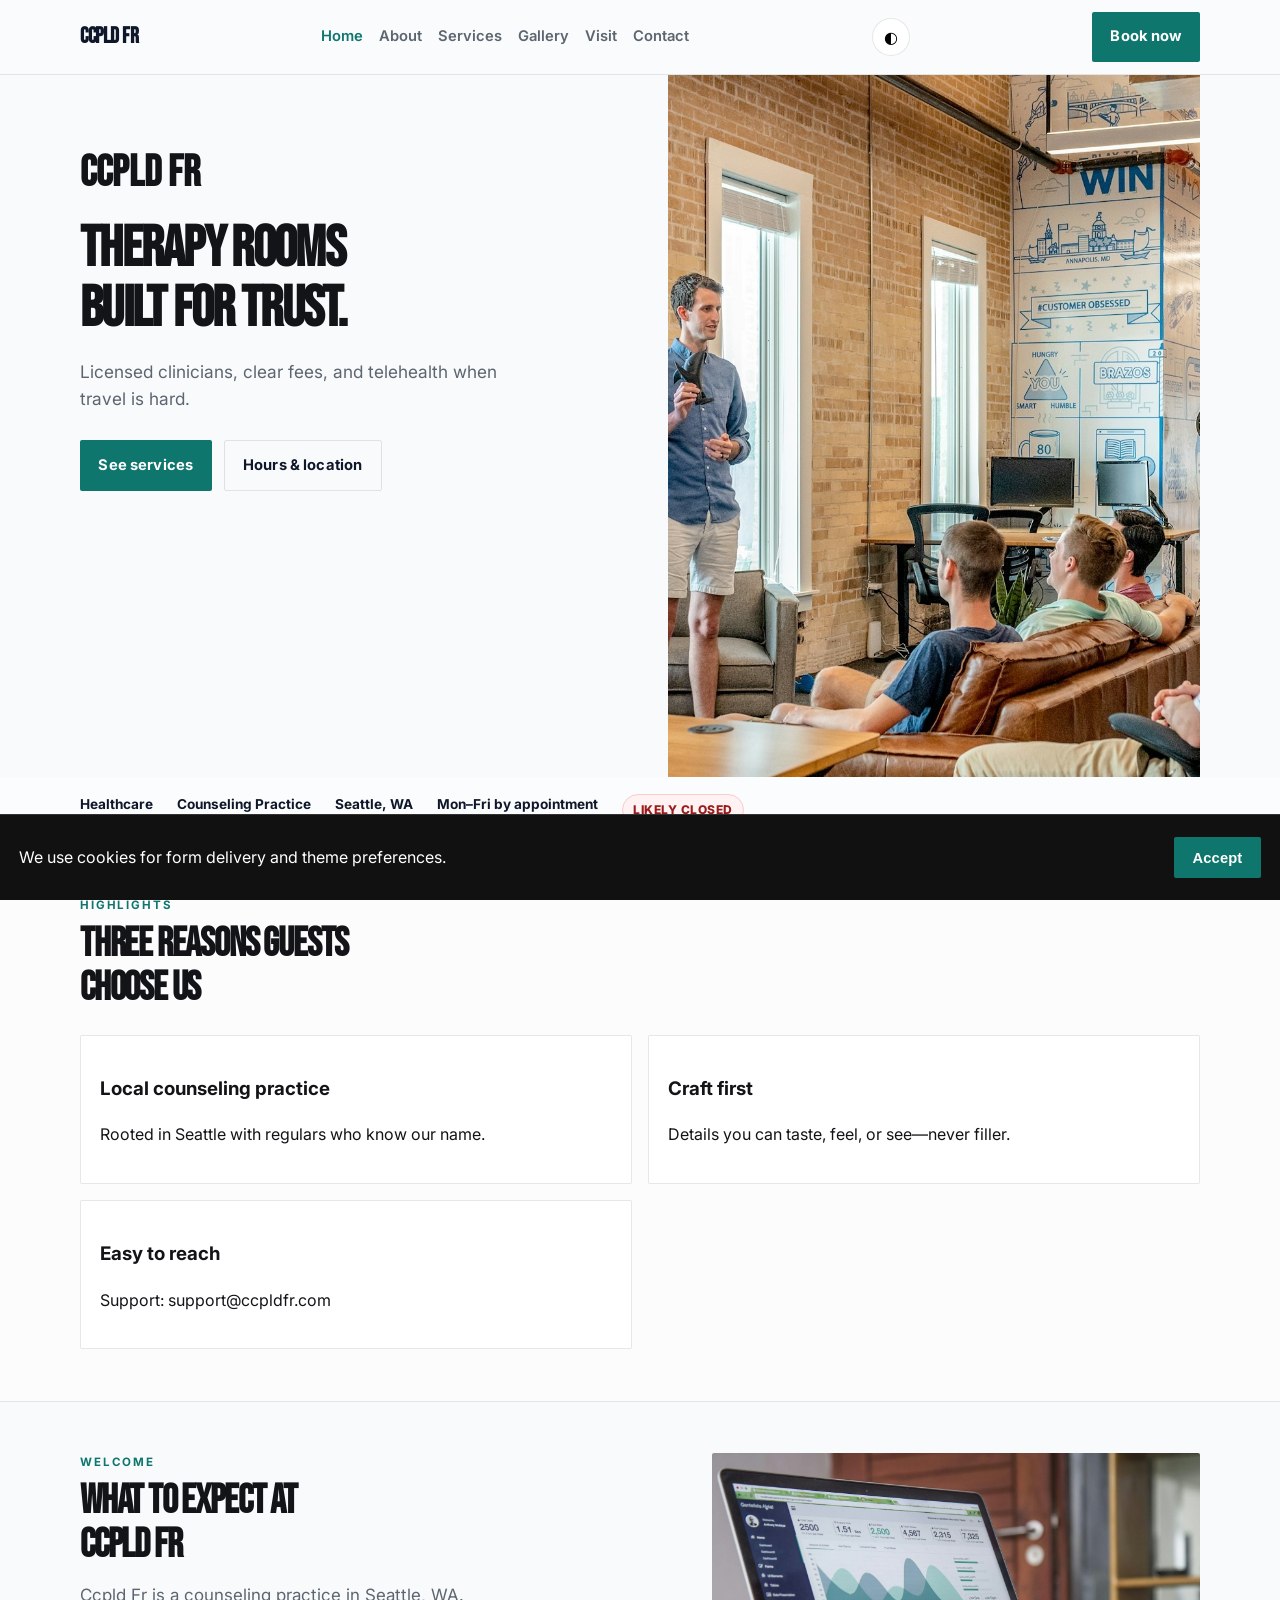
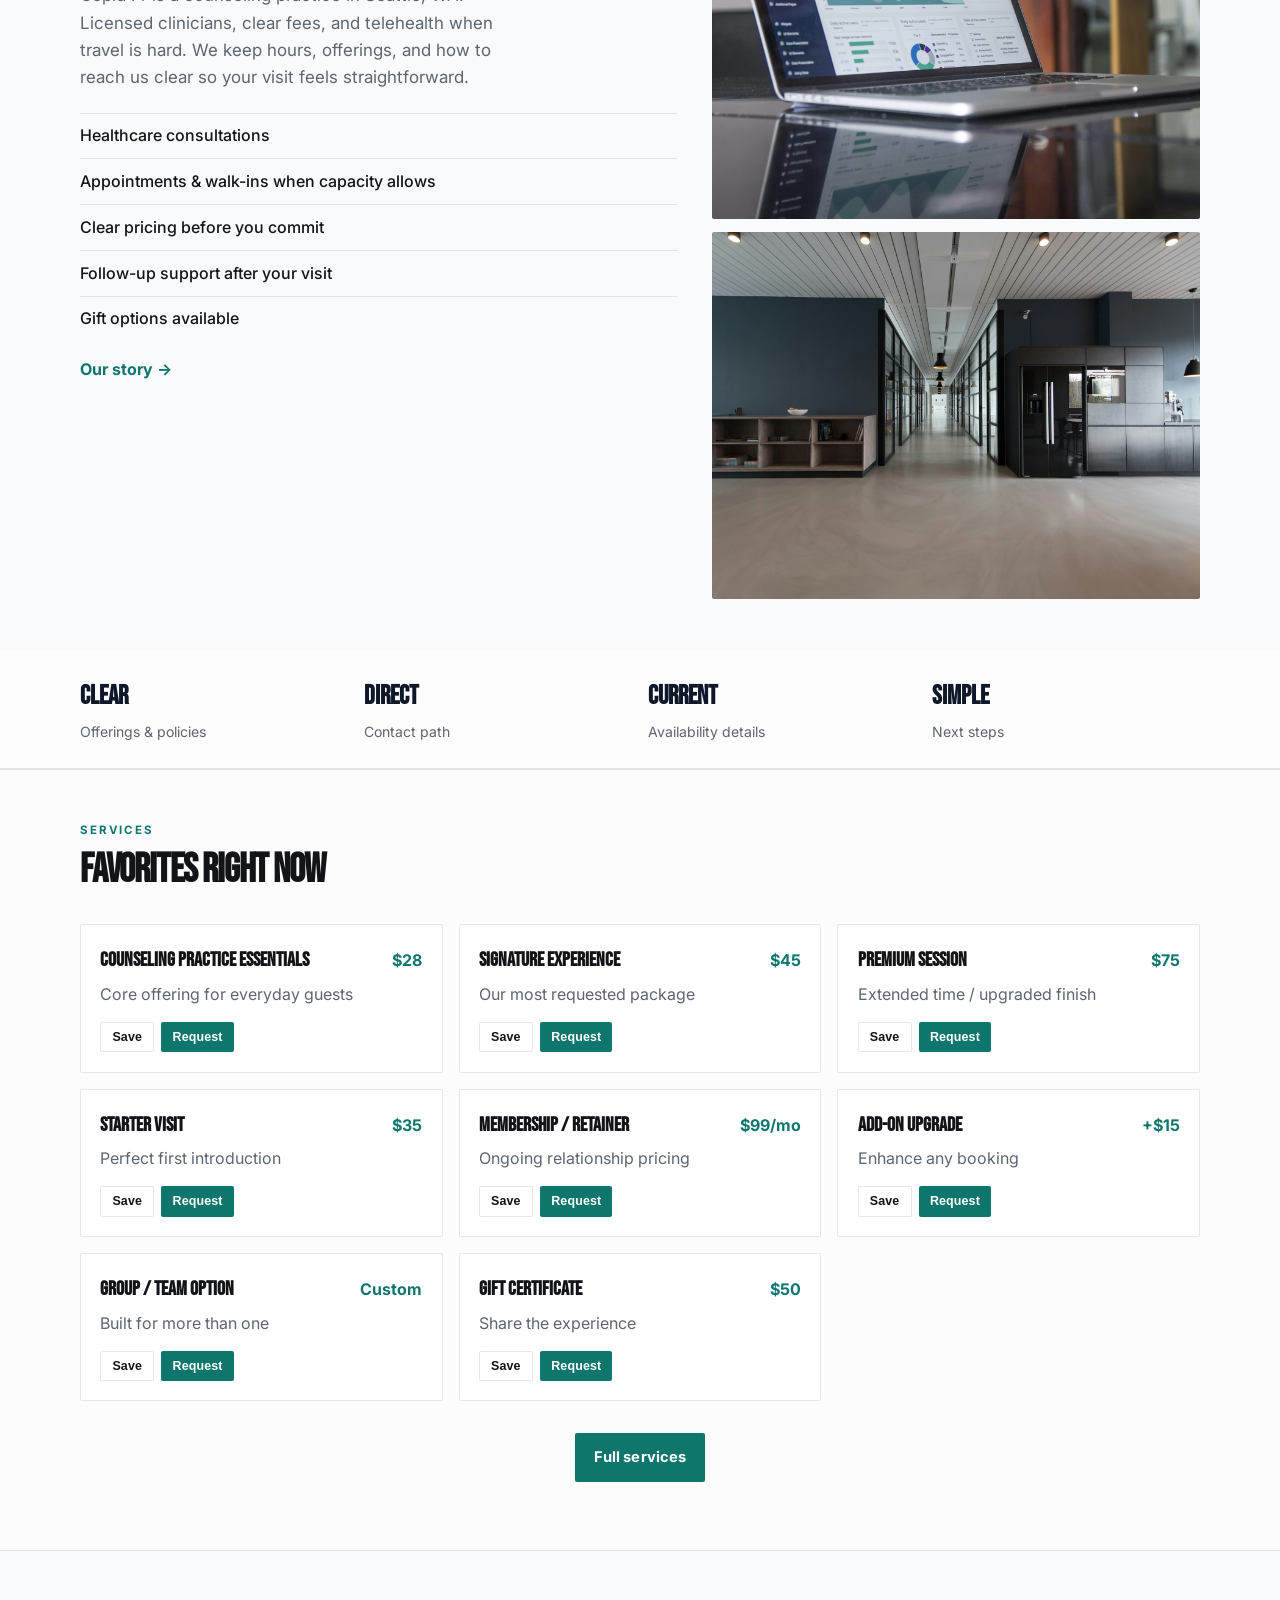
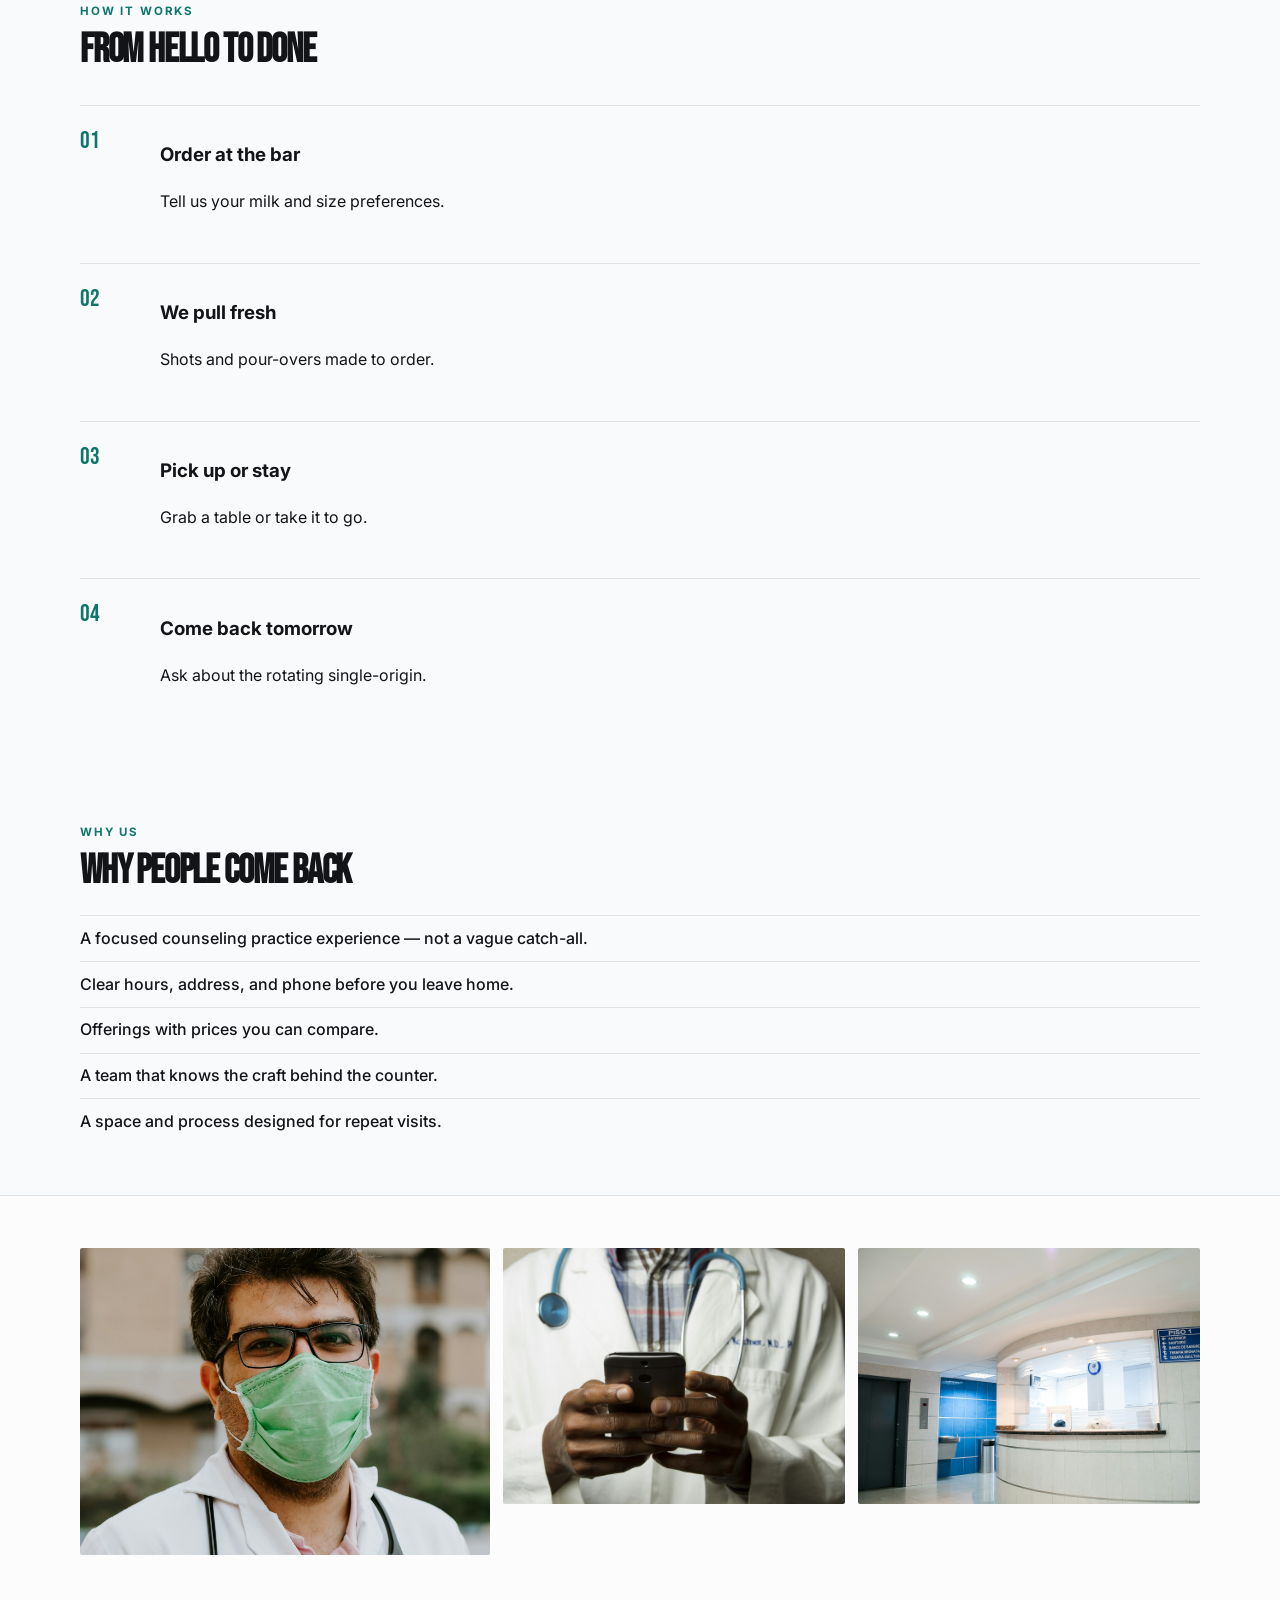
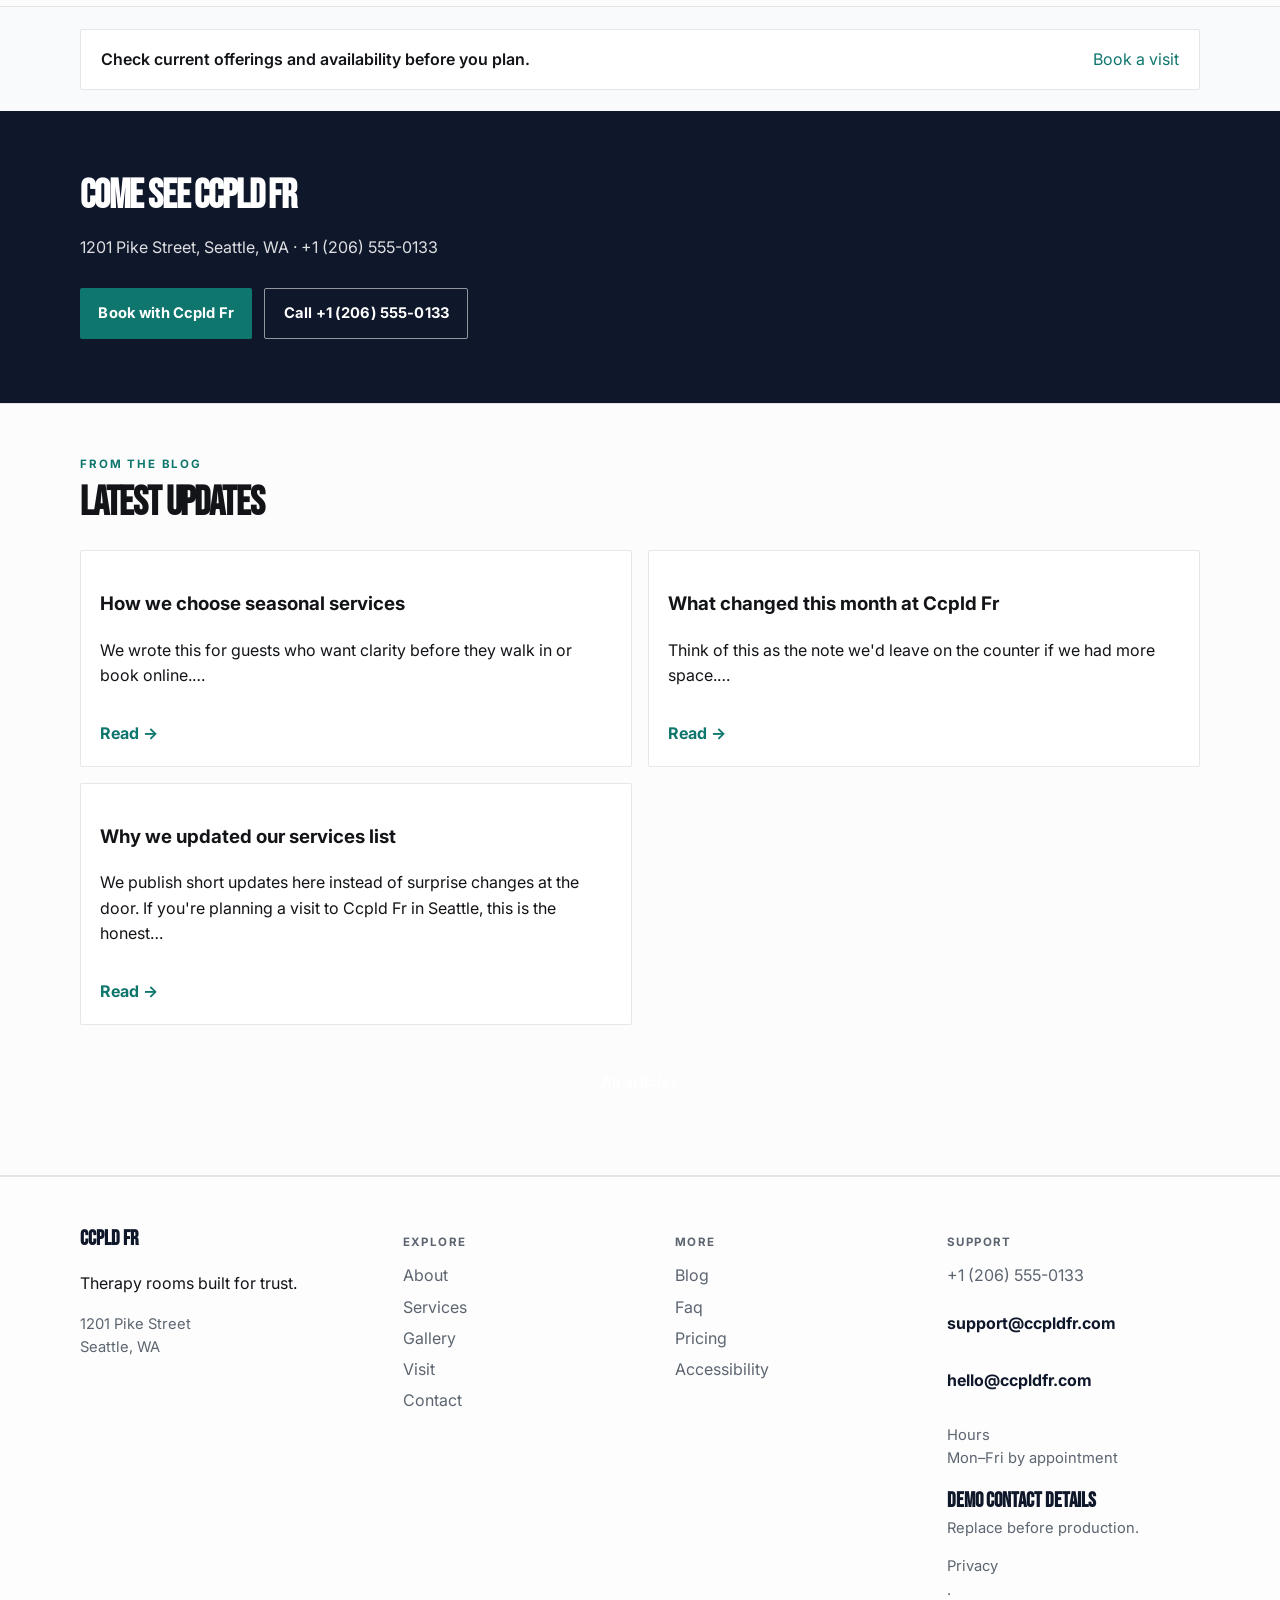
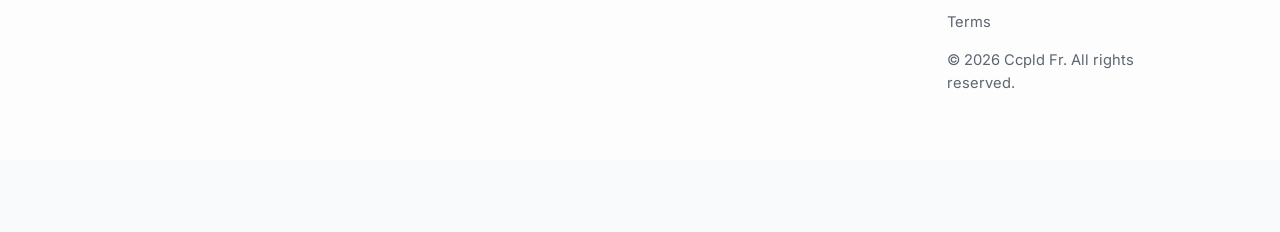
<file: index.html>
<!DOCTYPE html>
<html lang="en">
<head>
  <meta charset="UTF-8" />
  <meta name="viewport" content="width=device-width, initial-scale=1" />
  <title>Ccpld Fr | Counseling Practice</title>
  <meta name="description" content="Ccpld Fr — Therapy rooms built for trust." />
  <meta property="og:title" content="Ccpld Fr | Counseling Practice" />
  <meta property="og:description" content="Ccpld Fr — Therapy rooms built for trust." />
  <meta property="og:type" content="website" />
  <meta name="twitter:card" content="summary_large_image" />
  <meta name="twitter:title" content="Ccpld Fr | Counseling Practice" />
  <meta name="twitter:description" content="Ccpld Fr — Therapy rooms built for trust." />
  <meta property="og:image" content="assets/img-1.jpg" />
  <meta name="twitter:image" content="assets/img-1.jpg" />
  <meta property="og:url" content="https://ccpld-fr.github.io" />
  <script type="application/ld+json">{"@context": "https://schema.org", "@type": "LocalBusiness", "name": "Ccpld Fr", "description": "Therapy rooms built for trust.", "url": "https://ccpld-fr.github.io", "image": "assets/img-1.jpg"}</script>
<script type="application/ld+json">{"@context": "https://schema.org", "@type": "FAQPage", "mainEntity": [{"@type": "Question", "name": "Where are you?", "acceptedAnswer": {"@type": "Answer", "text": "1201 Pike Street, Seattle, WA. See the map on Visit."}}, {"@type": "Question", "name": "How do I reach support?", "acceptedAnswer": {"@type": "Answer", "text": "Use the Contact form or email support@ccpldfr.com. We reply during open hours."}}, {"@type": "Question", "name": "How do I book?", "acceptedAnswer": {"@type": "Answer", "text": "Send a message on Contact, email bookings@ccpldfr.com, or call +1 (206) 555-0133."}}, {"@type": "Question", "name": "Are prices current?", "acceptedAnswer": {"@type": "Answer", "text": "Listed prices are current and may shift with seasons — we update this site when they do."}}, {"@type": "Question", "name": "Do you take groups?", "acceptedAnswer": {"@type": "Answer", "text": "Yes for many bookings — tell us the size and date and we'll confirm what Ccpld Fr can host."}}, {"@type": "Question", "name": "What should I bring?", "acceptedAnswer": {"@type": "Answer", "text": "Just yourself (and any notes on allergies, sizes, or preferences). We'll handle the rest."}}, {"@type": "Question", "name": "Do you take walk-ins at Ccpld Fr?", "acceptedAnswer": {"@type": "Answer", "text": "Yes when capacity allows — check Visit for peak hours."}}, {"@type": "Question", "name": "Do you host private events?", "acceptedAnswer": {"@type": "Answer", "text": "Contact us with date, headcount and services preferences."}}, {"@type": "Question", "name": "Where can I read updates?", "acceptedAnswer": {"@type": "Answer", "text": "Blog and Journal pages publish changes before social media."}}, {"@type": "Question", "name": "How do I join the team?", "acceptedAnswer": {"@type": "Answer", "text": "Open roles are listed on Careers — we reply to every application."}}, {"@type": "Question", "name": "Is the space accessible?", "acceptedAnswer": {"@type": "Answer", "text": "See our Accessibility page for entrance, seating and restroom notes."}}, {"@type": "Question", "name": "Do you offer gift cards?", "acceptedAnswer": {"@type": "Answer", "text": "Yes — see our Gift Cards page for digital and in-store options."}}, {"@type": "Question", "name": "Can I book for someone else?", "acceptedAnswer": {"@type": "Answer", "text": "Yes — include their name and preferences in the contact form."}}, {"@type": "Question", "name": "Is parking available?", "acceptedAnswer": {"@type": "Answer", "text": "See Locations for the branch closest to you in Seattle."}}]}</script>
<script type="application/ld+json">{"@context": "https://schema.org", "@type": "WebSite", "name": "Ccpld Fr", "url": "https://ccpld-fr.github.io", "description": "Therapy rooms built for trust."}</script>
  <link rel="alternate" hreflang="en" href="index.html" />
  <link rel="alternate" hreflang="x-default" href="index.html" />
  <meta name="theme-color" content="#111111" />
  <link rel="preconnect" href="https://fonts.googleapis.com" />
  <link rel="preconnect" href="https://fonts.gstatic.com" crossorigin />
  <link href="https://fonts.googleapis.com/css2?family=Bebas+Neue&family=Inter:wght@400;500;600;700&display=swap" rel="stylesheet" />
  <link rel="stylesheet" href="styles.css" />
  <link rel="icon" href="favicon.svg" type="image/svg+xml" />
</head>
<body>

  <header class="top">
    <div class="shell bar">
      <a class="logo" href="index.html">Ccpld Fr</a>
      <button class="nav-toggle" type="button" aria-label="Open menu" data-nav-toggle>
        <span></span><span></span><span></span>
      </button>
      <nav data-nav><a href="index.html" class="on">Home</a><a href="about.html">About</a><a href="offerings.html">Services</a><a href="gallery.html">Gallery</a><a href="visit.html">Visit</a><a href="contact.html">Contact</a></nav>
      <button type="button" class="theme-toggle" data-theme-toggle aria-label="Toggle dark mode">◐</button>
      <a class="cta" href="contact.html" data-open-book>Book now</a>
    </div>
  </header>
  <main>

    <section class="hero split-hero">
      <div class="shell hero-split">
        <div class="hero-copy">
          <p class="brand">Ccpld Fr</p>
          <h1>Therapy rooms built for trust.</h1>
          <p class="lede">Licensed clinicians, clear fees, and telehealth when travel is hard.</p>
          <div class="actions">
            <a class="btn solid" href="offerings.html">See services</a>
            <a class="btn line" href="visit.html">Hours &amp; location</a>
          </div>
        </div>
        <div class="hero-photo"><img src="assets/img-1.jpg" alt="Ccpld Fr" loading="eager" fetchpriority="high" decoding="async" /></div>
      </div>
    </section><section class="strip"><div class="shell strip-row">
      <span>Healthcare</span><span>Counseling Practice</span>
      <span>Seattle, WA</span><span>Mon–Fri by appointment</span>
      <span class="open-badge" data-open-badge>Checking hours…</span>
    </div></section><section class="block tint">
      <div class="shell">
        <p class="eyebrow">Highlights</p>
        <h2>Three reasons guests choose us</h2>
        <div class="value-grid"><article><h3>Local counseling practice</h3><p>Rooted in Seattle with regulars who know our name.</p></article>
<article><h3>Craft first</h3><p>Details you can taste, feel, or see—never filler.</p></article>
<article><h3>Easy to reach</h3><p>Support: support@ccpldfr.com</p></article></div>
      </div>
    </section><section class="block">
      <div class="shell split">
        <div>
          <p class="eyebrow">Welcome</p>
          <h2>What to expect at Ccpld Fr</h2>
          <p class="lead">Ccpld Fr is a counseling practice in Seattle, WA. Licensed clinicians, clear fees, and telehealth when travel is hard. We keep hours, offerings, and how to reach us clear so your visit feels straightforward.</p>
          <ul class="checks"><li>Healthcare consultations</li>
<li>Appointments & walk-ins when capacity allows</li>
<li>Clear pricing before you commit</li>
<li>Follow-up support after your visit</li>
<li>Gift options available</li></ul>
          <a class="textlink" href="about.html">Our story →</a>
        </div>
        <div class="about-photos">
          <img src="assets/img-2.jpg" alt="Ccpld Fr" />
          <img src="assets/img-3.jpg" alt="Ccpld Fr" />
        </div>
      </div>
    </section><section class="stats-band"><div class="shell stats-row"><div class="stat"><b>Clear</b><span>Offerings & policies</span></div>
<div class="stat"><b>Direct</b><span>Contact path</span></div>
<div class="stat"><b>Current</b><span>Availability details</span></div>
<div class="stat"><b>Simple</b><span>Next steps</span></div></div></section><section class="block tint">
      <div class="shell">
        <p class="eyebrow">Services</p>
        <h2>Favorites right now</h2>
        <div class="menu-grid"><article class="item" data-item="Counseling Practice Essentials">
          <div class="item-top"><h3>Counseling Practice Essentials</h3><span class="price">$28</span></div>
          <p>Core offering for everyday guests</p>
          <div class="item-actions">
            <button type="button" class="btn quiet mini" data-save-item data-name="Counseling Practice Essentials">Save</button>
            <button type="button" class="btn solid mini" data-open-book data-pref="Counseling Practice Essentials">Request</button>
          </div>
        </article>
<article class="item" data-item="Signature Experience">
          <div class="item-top"><h3>Signature Experience</h3><span class="price">$45</span></div>
          <p>Our most requested package</p>
          <div class="item-actions">
            <button type="button" class="btn quiet mini" data-save-item data-name="Signature Experience">Save</button>
            <button type="button" class="btn solid mini" data-open-book data-pref="Signature Experience">Request</button>
          </div>
        </article>
<article class="item" data-item="Premium Session">
          <div class="item-top"><h3>Premium Session</h3><span class="price">$75</span></div>
          <p>Extended time / upgraded finish</p>
          <div class="item-actions">
            <button type="button" class="btn quiet mini" data-save-item data-name="Premium Session">Save</button>
            <button type="button" class="btn solid mini" data-open-book data-pref="Premium Session">Request</button>
          </div>
        </article>
<article class="item" data-item="Starter Visit">
          <div class="item-top"><h3>Starter Visit</h3><span class="price">$35</span></div>
          <p>Perfect first introduction</p>
          <div class="item-actions">
            <button type="button" class="btn quiet mini" data-save-item data-name="Starter Visit">Save</button>
            <button type="button" class="btn solid mini" data-open-book data-pref="Starter Visit">Request</button>
          </div>
        </article>
<article class="item" data-item="Membership / Retainer">
          <div class="item-top"><h3>Membership / Retainer</h3><span class="price">$99/mo</span></div>
          <p>Ongoing relationship pricing</p>
          <div class="item-actions">
            <button type="button" class="btn quiet mini" data-save-item data-name="Membership / Retainer">Save</button>
            <button type="button" class="btn solid mini" data-open-book data-pref="Membership / Retainer">Request</button>
          </div>
        </article>
<article class="item" data-item="Add-on Upgrade">
          <div class="item-top"><h3>Add-on Upgrade</h3><span class="price">+$15</span></div>
          <p>Enhance any booking</p>
          <div class="item-actions">
            <button type="button" class="btn quiet mini" data-save-item data-name="Add-on Upgrade">Save</button>
            <button type="button" class="btn solid mini" data-open-book data-pref="Add-on Upgrade">Request</button>
          </div>
        </article>
<article class="item" data-item="Group / Team Option">
          <div class="item-top"><h3>Group / Team Option</h3><span class="price">Custom</span></div>
          <p>Built for more than one</p>
          <div class="item-actions">
            <button type="button" class="btn quiet mini" data-save-item data-name="Group / Team Option">Save</button>
            <button type="button" class="btn solid mini" data-open-book data-pref="Group / Team Option">Request</button>
          </div>
        </article>
<article class="item" data-item="Gift Certificate">
          <div class="item-top"><h3>Gift Certificate</h3><span class="price">$50</span></div>
          <p>Share the experience</p>
          <div class="item-actions">
            <button type="button" class="btn quiet mini" data-save-item data-name="Gift Certificate">Save</button>
            <button type="button" class="btn solid mini" data-open-book data-pref="Gift Certificate">Request</button>
          </div>
        </article></div>
        <p class="center-cta"><a class="btn solid" href="offerings.html">Full services</a></p>
      </div>
    </section><section class="block">
      <div class="shell">
        <p class="eyebrow">How it works</p>
        <h2>From hello to done</h2>
        <ol class="process"><li><span>01</span><div><h3>Order at the bar</h3><p>Tell us your milk and size preferences.</p></div></li>
<li><span>02</span><div><h3>We pull fresh</h3><p>Shots and pour-overs made to order.</p></div></li>
<li><span>03</span><div><h3>Pick up or stay</h3><p>Grab a table or take it to go.</p></div></li>
<li><span>04</span><div><h3>Come back tomorrow</h3><p>Ask about the rotating single-origin.</p></div></li></ol>
      </div>
    </section><section class="block">
      <div class="shell">
        <p class="eyebrow">Why us</p>
        <h2>Why people come back</h2>
        <ul class="why"><li>A focused counseling practice experience — not a vague catch-all.</li>
<li>Clear hours, address, and phone before you leave home.</li>
<li>Offerings with prices you can compare.</li>
<li>A team that knows the craft behind the counter.</li>
<li>A space and process designed for repeat visits.</li></ul>
      </div>
    </section><section class="block tint">
      <div class="shell mosaic">
        <img src="assets/img-10.jpg" alt="Behind the scenes" loading="lazy" />
        <img src="assets/img-11.jpg" alt="Everyday excellence" loading="lazy" />
        <img src="assets/img-12.jpg" alt="Team moment" loading="lazy" />
      </div>
    </section><div class="promo shell"><p>Check current offerings and availability before you plan.</p><button type="button" class="text-cta" data-open-book>Book a visit</button></div><section class="cta-band">
      <div class="shell">
        <h2>Come see Ccpld Fr</h2>
        <p>1201 Pike Street, Seattle, WA · +1 (206) 555-0133</p>
        <div class="actions">
          <a class="btn solid" href="contact.html">Book with Ccpld Fr</a>
          <a class="btn line" href="tel:+12065550133">Call +1 (206) 555-0133</a>
        </div>
      </div>
    </section><section class="block tint">
      <div class="shell">
        <p class="eyebrow">From the blog</p>
        <h2>Latest updates</h2>
        <div class="value-grid"><article class="journal-card reveal">
          <h3>How we choose seasonal services</h3>
          <p>We wrote this for guests who want clarity before they walk in or book online.…</p>
          <a class="textlink" href="blog.html">Read →</a>
        </article><article class="journal-card reveal">
          <h3>What changed this month at Ccpld Fr</h3>
          <p>Think of this as the note we&#x27;d leave on the counter if we had more space.…</p>
          <a class="textlink" href="blog.html">Read →</a>
        </article><article class="journal-card reveal">
          <h3>Why we updated our services list</h3>
          <p>We publish short updates here instead of surprise changes at the door. If you&#x27;re planning a visit to Ccpld Fr in Seattle, this is the honest…</p>
          <a class="textlink" href="blog.html">Read →</a>
        </article></div>
        <p class="center-cta"><a class="btn line" href="blog.html">All articles</a></p>
      </div>
    </section>
  </main>

  <footer class="foot">
    <div class="shell foot-grid">
      <div>
        <strong>Ccpld Fr</strong>
        <p>Therapy rooms built for trust.</p>
        <p class="foot-meta">1201 Pike Street<br/>Seattle, WA</p>
      </div>
      <div>
        <p class="fh">Explore</p>
        <a href="about.html">About</a><a href="offerings.html">Services</a><a href="gallery.html">Gallery</a><a href="visit.html">Visit</a><a href="contact.html">Contact</a>
      </div>
      <div>
        <p class="fh">More</p>
        <a href="blog.html">Blog</a><a href="faq.html">Faq</a><a href="pricing.html">Pricing</a><a href="accessibility.html">Accessibility</a>
      </div>
      <div>
        <p class="fh">Support</p>
        <a href="tel:+12065550133">+1 (206) 555-0133</a>
        <p class="mail-plain">support@ccpldfr.com</p>
        <p class="mail-plain">hello@ccpldfr.com</p>
        <p class="foot-meta">Hours<br/>Mon–Fri by appointment</p>
        <p class="foot-meta"><strong>Demo contact details</strong><br/>Replace before production.</p>
        <p class="foot-meta"><a href="privacy.html">Privacy</a> · <a href="terms.html">Terms</a></p>
        <p class="foot-meta">© 2026 Ccpld Fr. All rights reserved.</p>
      </div>
    </div>
  </footer>
  <div class="cookie-bar" data-cookie-bar hidden>
    <p>We use cookies for form delivery and theme preferences.</p>
    <button type="button" class="btn solid" data-cookie-accept>Accept</button>
  </div>
  <div class="mobile-cta">
    <a href="tel:+12065550133">Call</a>
    <button type="button" data-open-book>Book</button>
    <a href="visit.html">Map</a>
  </div>
  <div class="toast" data-toast hidden></div>

  <div class="modal" data-book-modal hidden>
    <div class="modal-card">
      <button class="modal-close" type="button" data-close-book aria-label="Close">×</button>
      <p class="eyebrow">Quick request</p>
      <h3>Contact Ccpld Fr</h3>
      <p class="lead">Send the essentials and we will reply by email.</p>
      <form class="contact-form compact" data-quick-book data-support="support@ccpldfr.com">
        <label>Name<input name="name" required placeholder="Your name" /></label>
        <label>Email<input type="email" name="email" required placeholder="you@email.com" /></label>
        <label>Timing<input name="when" required placeholder="Preferred date or timeline" /></label>
        <label>Notes<textarea name="message" rows="3" placeholder="Project, product, service or other details…"></textarea></label>
        <button class="btn solid" type="submit">Book</button>
      </form>
    </div>
  </div>

  <div class="lightbox" data-lightbox hidden>
    <button class="modal-close" type="button" data-lightbox-close aria-label="Close">×</button>
    <img data-lightbox-img alt="" />
    <div class="lightbox-nav">
      <button type="button" data-lightbox-prev>‹</button>
      <button type="button" data-lightbox-next>›</button>
    </div>
  </div>
  <script src="site.js"></script>
</body></html>
</file>
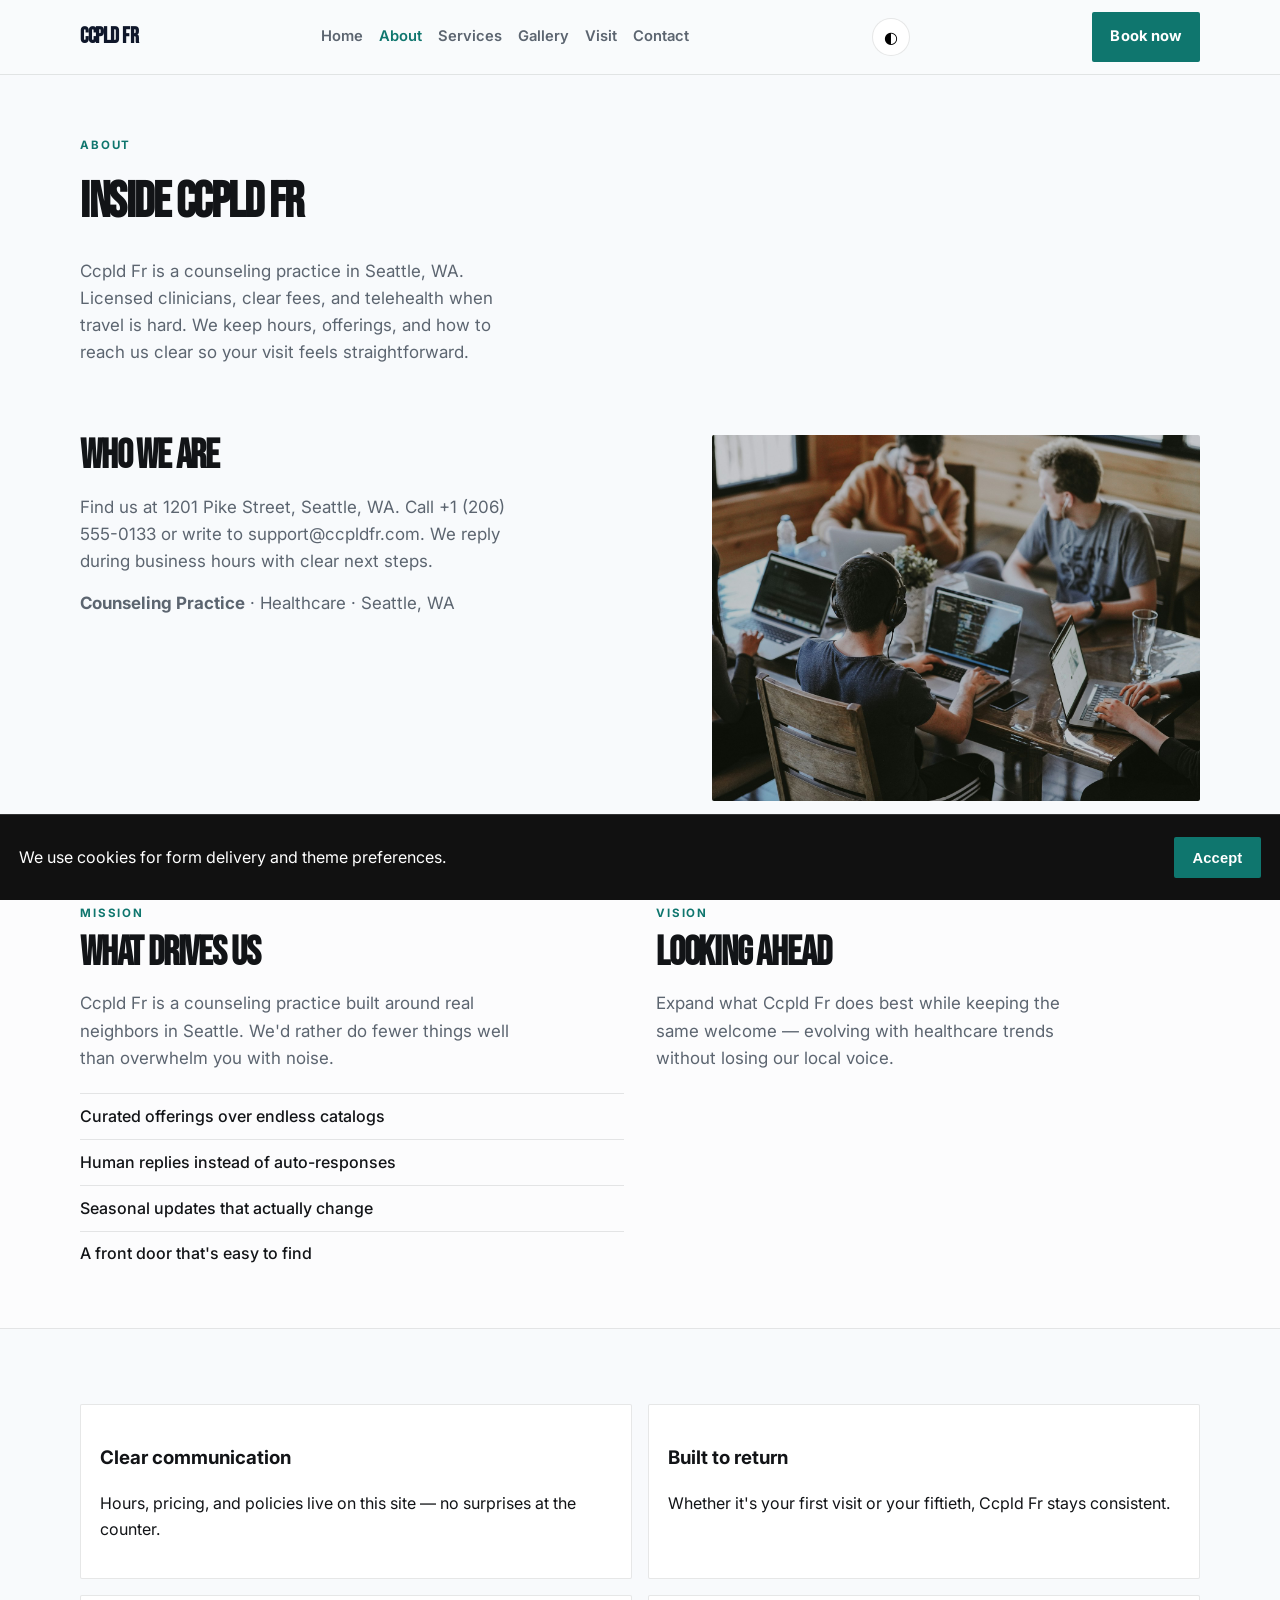
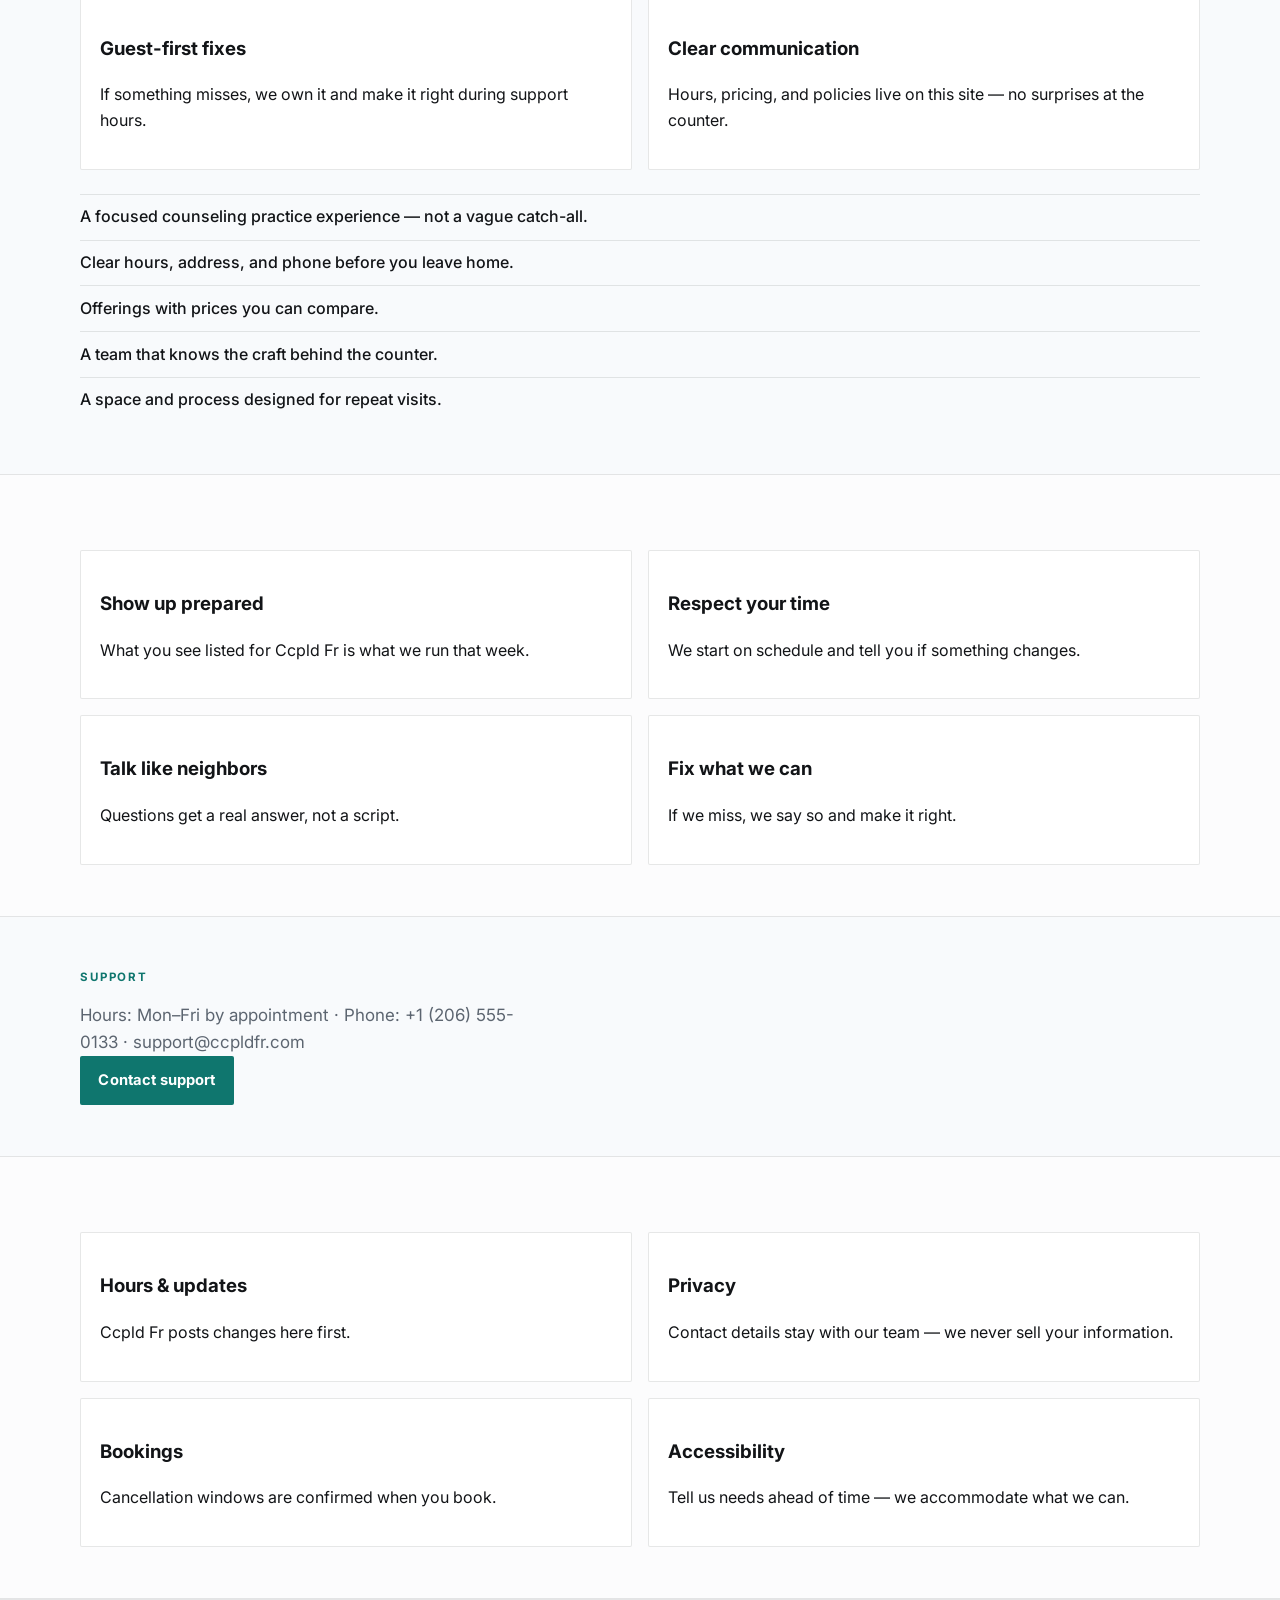
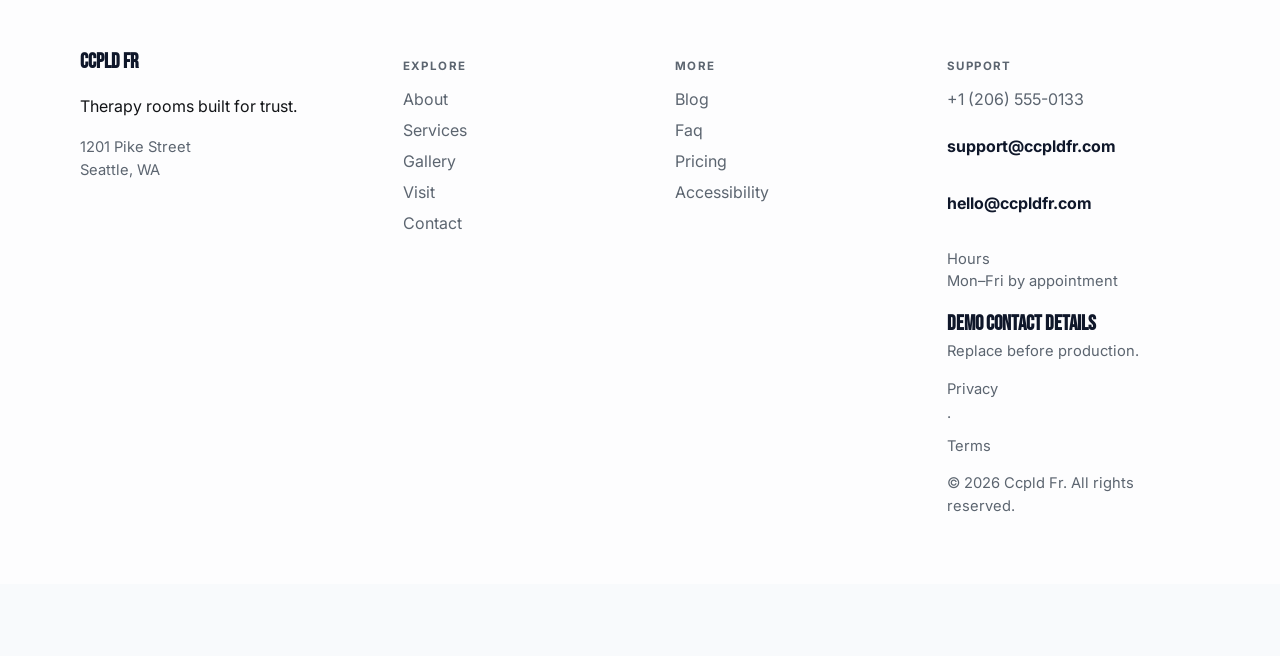
<file: about.html>
<!DOCTYPE html>
<html lang="en">
<head>
  <meta charset="UTF-8" />
  <meta name="viewport" content="width=device-width, initial-scale=1" />
  <title>About | Ccpld Fr</title>
  <meta name="description" content="Ccpld Fr is a counseling practice in Seattle, WA. Licensed clinicians, clear fees, and telehealth when travel is hard. We keep hours, offerings, and h" />
  <meta property="og:title" content="About | Ccpld Fr" />
  <meta property="og:description" content="Ccpld Fr is a counseling practice in Seattle, WA. Licensed clinicians, clear fees, and telehealth when travel is hard. We keep hours, offerings, and h" />
  <meta property="og:type" content="website" />
  <meta name="twitter:card" content="summary_large_image" />
  <meta name="twitter:title" content="About | Ccpld Fr" />
  <meta name="twitter:description" content="Ccpld Fr is a counseling practice in Seattle, WA. Licensed clinicians, clear fees, and telehealth when travel is hard. We keep hours, offerings, and h" />
  <meta property="og:image" content="assets/img-1.jpg" />
  <meta name="twitter:image" content="assets/img-1.jpg" />
  <meta property="og:url" content="https://ccpld-fr.github.io" />
  <script type="application/ld+json">{"@context": "https://schema.org", "@type": "LocalBusiness", "name": "Ccpld Fr", "description": "Therapy rooms built for trust.", "url": "https://ccpld-fr.github.io", "image": "assets/img-1.jpg"}</script>
<script type="application/ld+json">{"@context": "https://schema.org", "@type": "FAQPage", "mainEntity": [{"@type": "Question", "name": "Where are you?", "acceptedAnswer": {"@type": "Answer", "text": "1201 Pike Street, Seattle, WA. See the map on Visit."}}, {"@type": "Question", "name": "How do I reach support?", "acceptedAnswer": {"@type": "Answer", "text": "Use the Contact form or email support@ccpldfr.com. We reply during open hours."}}, {"@type": "Question", "name": "How do I book?", "acceptedAnswer": {"@type": "Answer", "text": "Send a message on Contact, email bookings@ccpldfr.com, or call +1 (206) 555-0133."}}, {"@type": "Question", "name": "Are prices current?", "acceptedAnswer": {"@type": "Answer", "text": "Listed prices are current and may shift with seasons — we update this site when they do."}}, {"@type": "Question", "name": "Do you take groups?", "acceptedAnswer": {"@type": "Answer", "text": "Yes for many bookings — tell us the size and date and we'll confirm what Ccpld Fr can host."}}, {"@type": "Question", "name": "What should I bring?", "acceptedAnswer": {"@type": "Answer", "text": "Just yourself (and any notes on allergies, sizes, or preferences). We'll handle the rest."}}, {"@type": "Question", "name": "Do you take walk-ins at Ccpld Fr?", "acceptedAnswer": {"@type": "Answer", "text": "Yes when capacity allows — check Visit for peak hours."}}, {"@type": "Question", "name": "Do you host private events?", "acceptedAnswer": {"@type": "Answer", "text": "Contact us with date, headcount and services preferences."}}, {"@type": "Question", "name": "Where can I read updates?", "acceptedAnswer": {"@type": "Answer", "text": "Blog and Journal pages publish changes before social media."}}, {"@type": "Question", "name": "How do I join the team?", "acceptedAnswer": {"@type": "Answer", "text": "Open roles are listed on Careers — we reply to every application."}}, {"@type": "Question", "name": "Is the space accessible?", "acceptedAnswer": {"@type": "Answer", "text": "See our Accessibility page for entrance, seating and restroom notes."}}, {"@type": "Question", "name": "Do you offer gift cards?", "acceptedAnswer": {"@type": "Answer", "text": "Yes — see our Gift Cards page for digital and in-store options."}}, {"@type": "Question", "name": "Can I book for someone else?", "acceptedAnswer": {"@type": "Answer", "text": "Yes — include their name and preferences in the contact form."}}, {"@type": "Question", "name": "Is parking available?", "acceptedAnswer": {"@type": "Answer", "text": "See Locations for the branch closest to you in Seattle."}}]}</script>
<script type="application/ld+json">{"@context": "https://schema.org", "@type": "WebSite", "name": "Ccpld Fr", "url": "https://ccpld-fr.github.io", "description": "Therapy rooms built for trust."}</script>
  <link rel="alternate" hreflang="en" href="index.html" />
  <link rel="alternate" hreflang="x-default" href="index.html" />
  <meta name="theme-color" content="#111111" />
  <link rel="preconnect" href="https://fonts.googleapis.com" />
  <link rel="preconnect" href="https://fonts.gstatic.com" crossorigin />
  <link href="https://fonts.googleapis.com/css2?family=Bebas+Neue&family=Inter:wght@400;500;600;700&display=swap" rel="stylesheet" />
  <link rel="stylesheet" href="styles.css" />
  <link rel="icon" href="favicon.svg" type="image/svg+xml" />
</head>
<body>

  <header class="top">
    <div class="shell bar">
      <a class="logo" href="index.html">Ccpld Fr</a>
      <button class="nav-toggle" type="button" aria-label="Open menu" data-nav-toggle>
        <span></span><span></span><span></span>
      </button>
      <nav data-nav><a href="index.html">Home</a><a href="about.html" class="on">About</a><a href="offerings.html">Services</a><a href="gallery.html">Gallery</a><a href="visit.html">Visit</a><a href="contact.html">Contact</a></nav>
      <button type="button" class="theme-toggle" data-theme-toggle aria-label="Toggle dark mode">◐</button>
      <a class="cta" href="contact.html" data-open-book>Book now</a>
    </div>
  </header>  <main class="page">
    <section class="page-hero"><div class="shell">
      <p class="eyebrow">About</p>
      <h1>Inside Ccpld Fr</h1>
      <p class="lead">Ccpld Fr is a counseling practice in Seattle, WA. Licensed clinicians, clear fees, and telehealth when travel is hard. We keep hours, offerings, and how to reach us clear so your visit feels straightforward.</p>
    </div></section>
    <section class="block"><div class="shell split">
      <div><h2>Who we are</h2><p class="lead">Find us at 1201 Pike Street, Seattle, WA. Call +1 (206) 555-0133 or write to support@ccpldfr.com. We reply during business hours with clear next steps.</p>
      <p class="lead"><strong>Counseling Practice</strong> · Healthcare · Seattle, WA</p></div>
      <img class="solo" src="assets/img-4.jpg" alt="Ccpld Fr" />
    </div></section>
    <section class="block tint"><div class="shell two-col">
      <article><p class="eyebrow">Mission</p><h2>What drives us</h2><p class="lead">Ccpld Fr is a counseling practice built around real neighbors in Seattle. We'd rather do fewer things well than overwhelm you with noise.</p>
      <ul class="checks"><li>Curated offerings over endless catalogs</li><li>Human replies instead of auto-responses</li><li>Seasonal updates that actually change</li><li>A front door that's easy to find</li></ul></article>
      <article><p class="eyebrow">Vision</p><h2>Looking ahead</h2><p class="lead">Expand what Ccpld Fr does best while keeping the same welcome — evolving with healthcare trends without losing our local voice.</p></article>
    </div></section>
    <section class="block"><div class="shell"><div class="value-grid"><article><h3>Clear communication</h3><p>Hours, pricing, and policies live on this site — no surprises at the counter.</p></article>
<article><h3>Built to return</h3><p>Whether it&#x27;s your first visit or your fiftieth, Ccpld Fr stays consistent.</p></article>
<article><h3>Guest-first fixes</h3><p>If something misses, we own it and make it right during support hours.</p></article>
<article><h3>Clear communication</h3><p>Hours, pricing, and policies live on this site — no surprises at the counter.</p></article></div><ul class="checks" style="margin-top:1.5rem"><li>A focused counseling practice experience — not a vague catch-all.</li>
<li>Clear hours, address, and phone before you leave home.</li>
<li>Offerings with prices you can compare.</li>
<li>A team that knows the craft behind the counter.</li>
<li>A space and process designed for repeat visits.</li></ul></div></section>
    <section class="block tint"><div class="shell"><div class="value-grid"><article><h3>Show up prepared</h3><p>What you see listed for Ccpld Fr is what we run that week.</p></article>
<article><h3>Respect your time</h3><p>We start on schedule and tell you if something changes.</p></article>
<article><h3>Talk like neighbors</h3><p>Questions get a real answer, not a script.</p></article>
<article><h3>Fix what we can</h3><p>If we miss, we say so and make it right.</p></article></div></div></section>
    
    <section class="block"><div class="shell"><p class="eyebrow">Support</p><p class="lead">Hours: Mon–Fri by appointment · Phone: +1 (206) 555-0133 · support@ccpldfr.com</p>
    <a class="btn solid" href="contact.html">Contact support</a></div></section>
    <section class="block tint"><div class="shell"><div class="value-grid"><article><h3>Hours & updates</h3><p>Ccpld Fr posts changes here first.</p></article>
<article><h3>Privacy</h3><p>Contact details stay with our team — we never sell your information.</p></article>
<article><h3>Bookings</h3><p>Cancellation windows are confirmed when you book.</p></article>
<article><h3>Accessibility</h3><p>Tell us needs ahead of time — we accommodate what we can.</p></article></div></div></section>
  </main>
  <footer class="foot">
    <div class="shell foot-grid">
      <div>
        <strong>Ccpld Fr</strong>
        <p>Therapy rooms built for trust.</p>
        <p class="foot-meta">1201 Pike Street<br/>Seattle, WA</p>
      </div>
      <div>
        <p class="fh">Explore</p>
        <a href="about.html">About</a><a href="offerings.html">Services</a><a href="gallery.html">Gallery</a><a href="visit.html">Visit</a><a href="contact.html">Contact</a>
      </div>
      <div>
        <p class="fh">More</p>
        <a href="blog.html">Blog</a><a href="faq.html">Faq</a><a href="pricing.html">Pricing</a><a href="accessibility.html">Accessibility</a>
      </div>
      <div>
        <p class="fh">Support</p>
        <a href="tel:+12065550133">+1 (206) 555-0133</a>
        <p class="mail-plain">support@ccpldfr.com</p>
        <p class="mail-plain">hello@ccpldfr.com</p>
        <p class="foot-meta">Hours<br/>Mon–Fri by appointment</p>
        <p class="foot-meta"><strong>Demo contact details</strong><br/>Replace before production.</p>
        <p class="foot-meta"><a href="privacy.html">Privacy</a> · <a href="terms.html">Terms</a></p>
        <p class="foot-meta">© 2026 Ccpld Fr. All rights reserved.</p>
      </div>
    </div>
  </footer>
  <div class="cookie-bar" data-cookie-bar hidden>
    <p>We use cookies for form delivery and theme preferences.</p>
    <button type="button" class="btn solid" data-cookie-accept>Accept</button>
  </div>
  <div class="mobile-cta">
    <a href="tel:+12065550133">Call</a>
    <button type="button" data-open-book>Book</button>
    <a href="visit.html">Map</a>
  </div>
  <div class="toast" data-toast hidden></div>

  <div class="modal" data-book-modal hidden>
    <div class="modal-card">
      <button class="modal-close" type="button" data-close-book aria-label="Close">×</button>
      <p class="eyebrow">Quick request</p>
      <h3>Contact Ccpld Fr</h3>
      <p class="lead">Send the essentials and we will reply by email.</p>
      <form class="contact-form compact" data-quick-book data-support="support@ccpldfr.com">
        <label>Name<input name="name" required placeholder="Your name" /></label>
        <label>Email<input type="email" name="email" required placeholder="you@email.com" /></label>
        <label>Timing<input name="when" required placeholder="Preferred date or timeline" /></label>
        <label>Notes<textarea name="message" rows="3" placeholder="Project, product, service or other details…"></textarea></label>
        <button class="btn solid" type="submit">Book</button>
      </form>
    </div>
  </div>

  <div class="lightbox" data-lightbox hidden>
    <button class="modal-close" type="button" data-lightbox-close aria-label="Close">×</button>
    <img data-lightbox-img alt="" />
    <div class="lightbox-nav">
      <button type="button" data-lightbox-prev>‹</button>
      <button type="button" data-lightbox-next>›</button>
    </div>
  </div>
  <script src="site.js"></script>
</body></html>
</file>
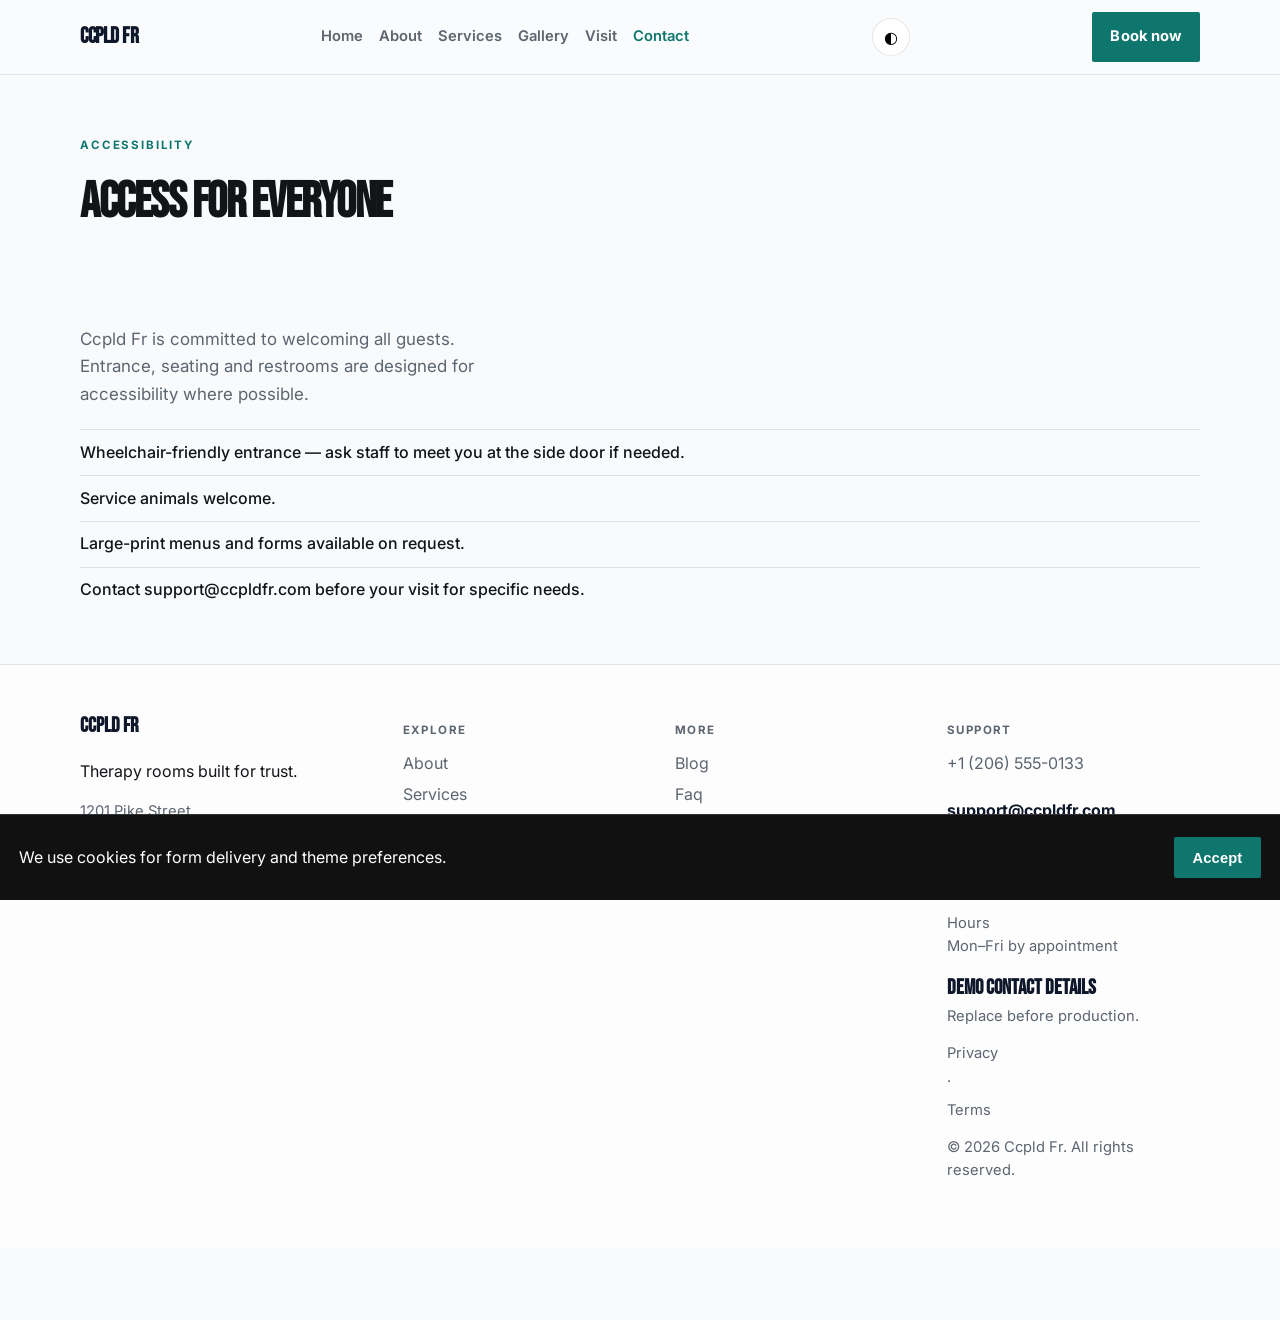
<file: accessibility.html>
<!DOCTYPE html>
<html lang="en">
<head>
  <meta charset="UTF-8" />
  <meta name="viewport" content="width=device-width, initial-scale=1" />
  <title>Accessibility | Ccpld Fr</title>
  <meta name="description" content="Accessibility statement" />
  <meta property="og:title" content="Accessibility | Ccpld Fr" />
  <meta property="og:description" content="Accessibility statement" />
  <meta property="og:type" content="website" />
  <meta name="twitter:card" content="summary_large_image" />
  <meta name="twitter:title" content="Accessibility | Ccpld Fr" />
  <meta name="twitter:description" content="Accessibility statement" />
  <meta property="og:image" content="assets/img-1.jpg" />
  <meta name="twitter:image" content="assets/img-1.jpg" />
  <meta property="og:url" content="https://ccpld-fr.github.io" />
  <script type="application/ld+json">{"@context": "https://schema.org", "@type": "LocalBusiness", "name": "Ccpld Fr", "description": "Therapy rooms built for trust.", "url": "https://ccpld-fr.github.io", "image": "assets/img-1.jpg"}</script>
<script type="application/ld+json">{"@context": "https://schema.org", "@type": "FAQPage", "mainEntity": [{"@type": "Question", "name": "Where are you?", "acceptedAnswer": {"@type": "Answer", "text": "1201 Pike Street, Seattle, WA. See the map on Visit."}}, {"@type": "Question", "name": "How do I reach support?", "acceptedAnswer": {"@type": "Answer", "text": "Use the Contact form or email support@ccpldfr.com. We reply during open hours."}}, {"@type": "Question", "name": "How do I book?", "acceptedAnswer": {"@type": "Answer", "text": "Send a message on Contact, email bookings@ccpldfr.com, or call +1 (206) 555-0133."}}, {"@type": "Question", "name": "Are prices current?", "acceptedAnswer": {"@type": "Answer", "text": "Listed prices are current and may shift with seasons — we update this site when they do."}}, {"@type": "Question", "name": "Do you take groups?", "acceptedAnswer": {"@type": "Answer", "text": "Yes for many bookings — tell us the size and date and we'll confirm what Ccpld Fr can host."}}, {"@type": "Question", "name": "What should I bring?", "acceptedAnswer": {"@type": "Answer", "text": "Just yourself (and any notes on allergies, sizes, or preferences). We'll handle the rest."}}, {"@type": "Question", "name": "Do you take walk-ins at Ccpld Fr?", "acceptedAnswer": {"@type": "Answer", "text": "Yes when capacity allows — check Visit for peak hours."}}, {"@type": "Question", "name": "Do you host private events?", "acceptedAnswer": {"@type": "Answer", "text": "Contact us with date, headcount and services preferences."}}, {"@type": "Question", "name": "Where can I read updates?", "acceptedAnswer": {"@type": "Answer", "text": "Blog and Journal pages publish changes before social media."}}, {"@type": "Question", "name": "How do I join the team?", "acceptedAnswer": {"@type": "Answer", "text": "Open roles are listed on Careers — we reply to every application."}}, {"@type": "Question", "name": "Is the space accessible?", "acceptedAnswer": {"@type": "Answer", "text": "See our Accessibility page for entrance, seating and restroom notes."}}, {"@type": "Question", "name": "Do you offer gift cards?", "acceptedAnswer": {"@type": "Answer", "text": "Yes — see our Gift Cards page for digital and in-store options."}}, {"@type": "Question", "name": "Can I book for someone else?", "acceptedAnswer": {"@type": "Answer", "text": "Yes — include their name and preferences in the contact form."}}, {"@type": "Question", "name": "Is parking available?", "acceptedAnswer": {"@type": "Answer", "text": "See Locations for the branch closest to you in Seattle."}}]}</script>
<script type="application/ld+json">{"@context": "https://schema.org", "@type": "WebSite", "name": "Ccpld Fr", "url": "https://ccpld-fr.github.io", "description": "Therapy rooms built for trust."}</script>
  <link rel="alternate" hreflang="en" href="index.html" />
  <link rel="alternate" hreflang="x-default" href="index.html" />
  <meta name="theme-color" content="#111111" />
  <link rel="preconnect" href="https://fonts.googleapis.com" />
  <link rel="preconnect" href="https://fonts.gstatic.com" crossorigin />
  <link href="https://fonts.googleapis.com/css2?family=Bebas+Neue&family=Inter:wght@400;500;600;700&display=swap" rel="stylesheet" />
  <link rel="stylesheet" href="styles.css" />
  <link rel="icon" href="favicon.svg" type="image/svg+xml" />
</head>
<body>

  <header class="top">
    <div class="shell bar">
      <a class="logo" href="index.html">Ccpld Fr</a>
      <button class="nav-toggle" type="button" aria-label="Open menu" data-nav-toggle>
        <span></span><span></span><span></span>
      </button>
      <nav data-nav><a href="index.html">Home</a><a href="about.html">About</a><a href="offerings.html">Services</a><a href="gallery.html">Gallery</a><a href="visit.html">Visit</a><a href="contact.html" class="on">Contact</a></nav>
      <button type="button" class="theme-toggle" data-theme-toggle aria-label="Toggle dark mode">◐</button>
      <a class="cta" href="contact.html" data-open-book>Book now</a>
    </div>
  </header>  <main class="page">
    <section class="page-hero"><div class="shell">
      <p class="eyebrow">Accessibility</p>
      <h1>Access for everyone</h1>
    </div></section>
    <section class="block"><div class="shell prose-block">
      <p class="lead">Ccpld Fr is committed to welcoming all guests. Entrance, seating and restrooms are designed for accessibility where possible.</p>
      <ul class="checks">
        <li>Wheelchair-friendly entrance — ask staff to meet you at the side door if needed.</li>
        <li>Service animals welcome.</li>
        <li>Large-print menus and forms available on request.</li>
        <li>Contact support@ccpldfr.com before your visit for specific needs.</li>
      </ul>
    </div></section>
  </main>
  <footer class="foot">
    <div class="shell foot-grid">
      <div>
        <strong>Ccpld Fr</strong>
        <p>Therapy rooms built for trust.</p>
        <p class="foot-meta">1201 Pike Street<br/>Seattle, WA</p>
      </div>
      <div>
        <p class="fh">Explore</p>
        <a href="about.html">About</a><a href="offerings.html">Services</a><a href="gallery.html">Gallery</a><a href="visit.html">Visit</a><a href="contact.html">Contact</a>
      </div>
      <div>
        <p class="fh">More</p>
        <a href="blog.html">Blog</a><a href="faq.html">Faq</a><a href="pricing.html">Pricing</a><a href="accessibility.html">Accessibility</a>
      </div>
      <div>
        <p class="fh">Support</p>
        <a href="tel:+12065550133">+1 (206) 555-0133</a>
        <p class="mail-plain">support@ccpldfr.com</p>
        <p class="mail-plain">hello@ccpldfr.com</p>
        <p class="foot-meta">Hours<br/>Mon–Fri by appointment</p>
        <p class="foot-meta"><strong>Demo contact details</strong><br/>Replace before production.</p>
        <p class="foot-meta"><a href="privacy.html">Privacy</a> · <a href="terms.html">Terms</a></p>
        <p class="foot-meta">© 2026 Ccpld Fr. All rights reserved.</p>
      </div>
    </div>
  </footer>
  <div class="cookie-bar" data-cookie-bar hidden>
    <p>We use cookies for form delivery and theme preferences.</p>
    <button type="button" class="btn solid" data-cookie-accept>Accept</button>
  </div>
  <div class="mobile-cta">
    <a href="tel:+12065550133">Call</a>
    <button type="button" data-open-book>Book</button>
    <a href="visit.html">Map</a>
  </div>
  <div class="toast" data-toast hidden></div>

  <div class="modal" data-book-modal hidden>
    <div class="modal-card">
      <button class="modal-close" type="button" data-close-book aria-label="Close">×</button>
      <p class="eyebrow">Quick request</p>
      <h3>Contact Ccpld Fr</h3>
      <p class="lead">Send the essentials and we will reply by email.</p>
      <form class="contact-form compact" data-quick-book data-support="support@ccpldfr.com">
        <label>Name<input name="name" required placeholder="Your name" /></label>
        <label>Email<input type="email" name="email" required placeholder="you@email.com" /></label>
        <label>Timing<input name="when" required placeholder="Preferred date or timeline" /></label>
        <label>Notes<textarea name="message" rows="3" placeholder="Project, product, service or other details…"></textarea></label>
        <button class="btn solid" type="submit">Book</button>
      </form>
    </div>
  </div>

  <div class="lightbox" data-lightbox hidden>
    <button class="modal-close" type="button" data-lightbox-close aria-label="Close">×</button>
    <img data-lightbox-img alt="" />
    <div class="lightbox-nav">
      <button type="button" data-lightbox-prev>‹</button>
      <button type="button" data-lightbox-next>›</button>
    </div>
  </div>
  <script src="site.js"></script>
</body></html>
</file>
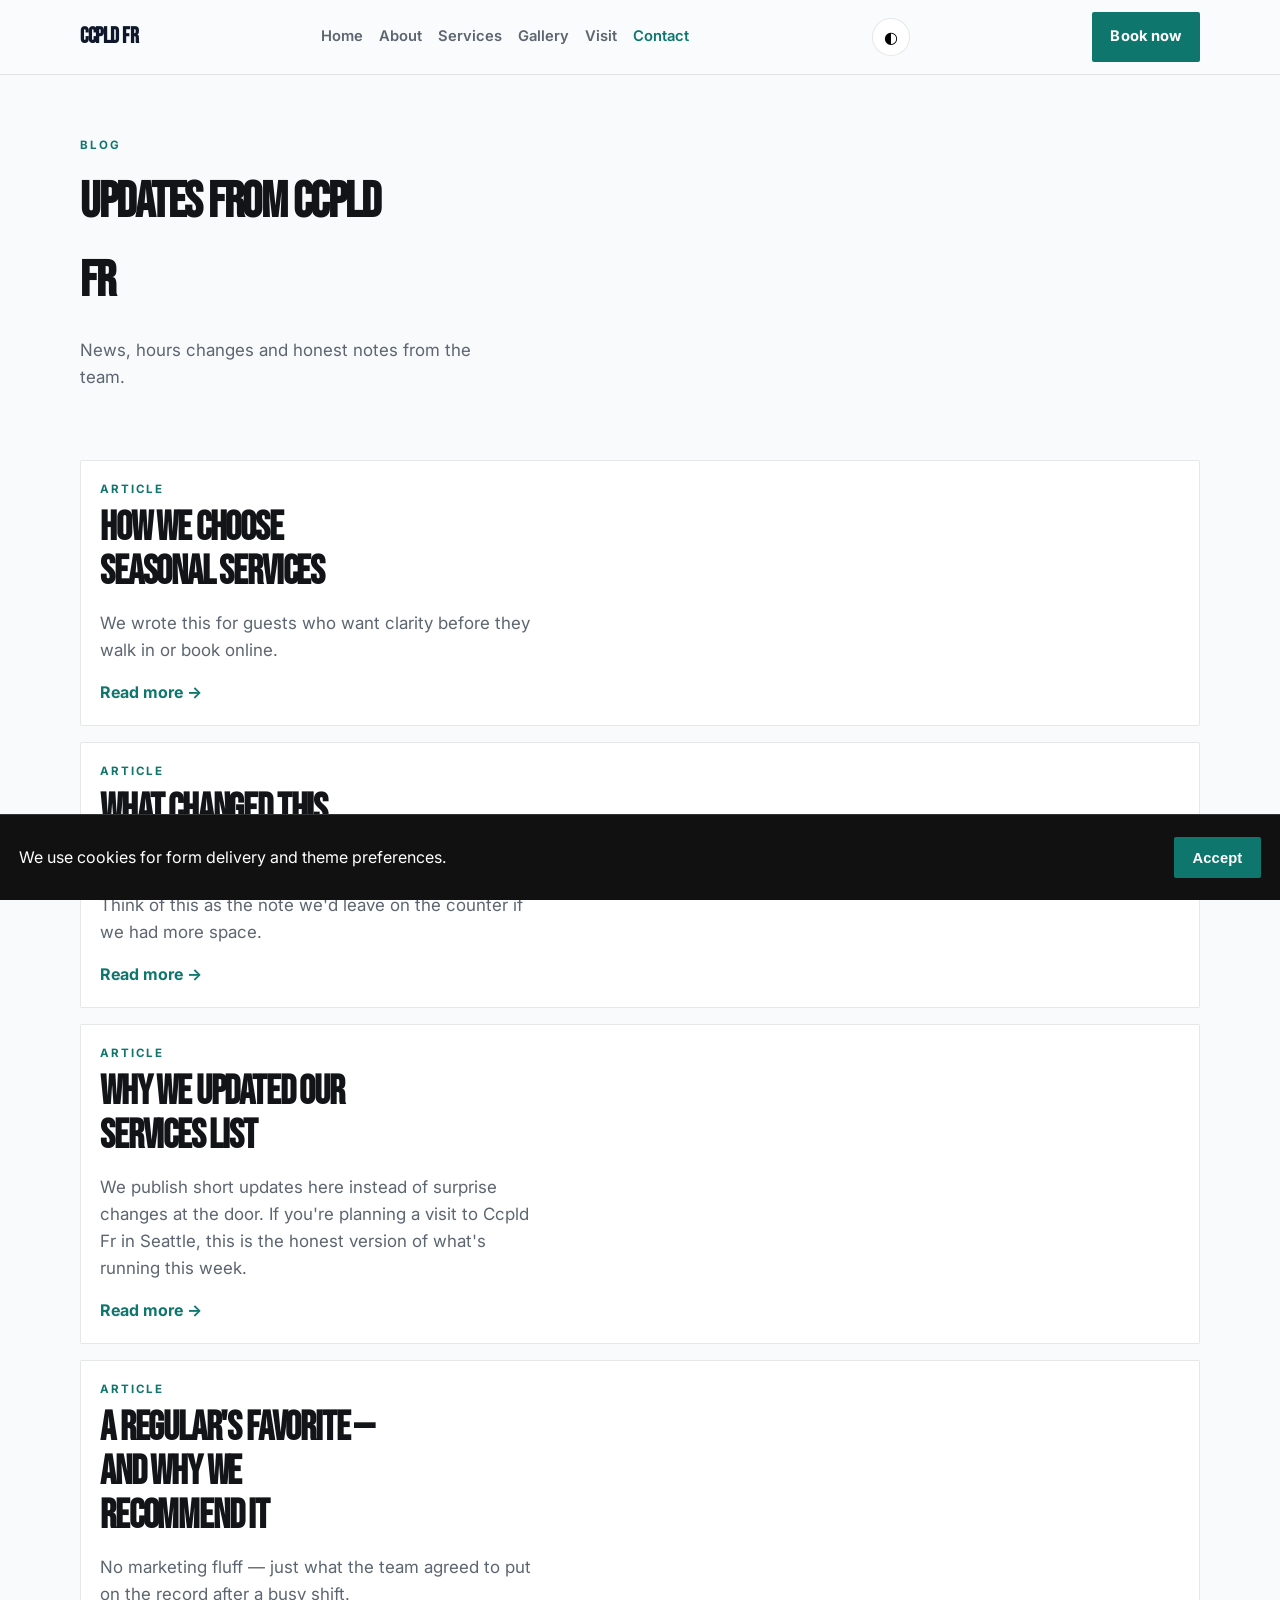
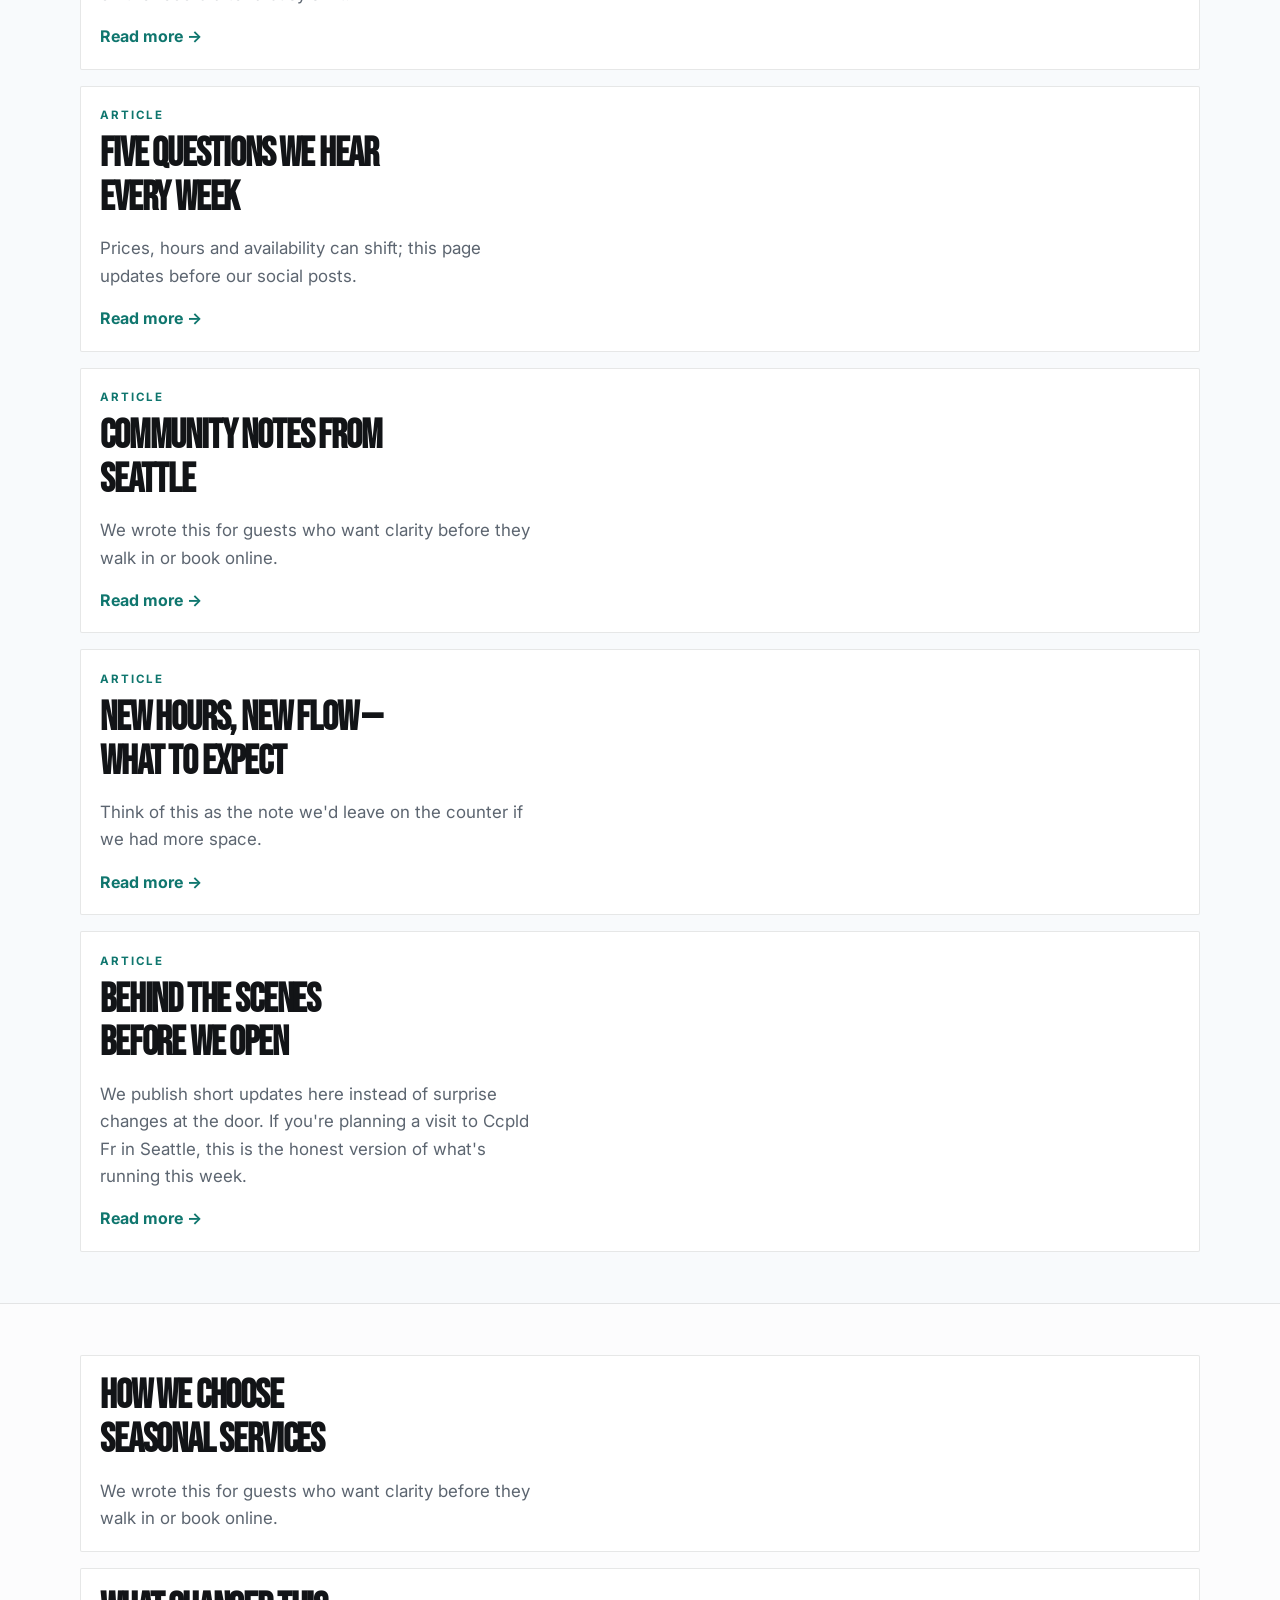
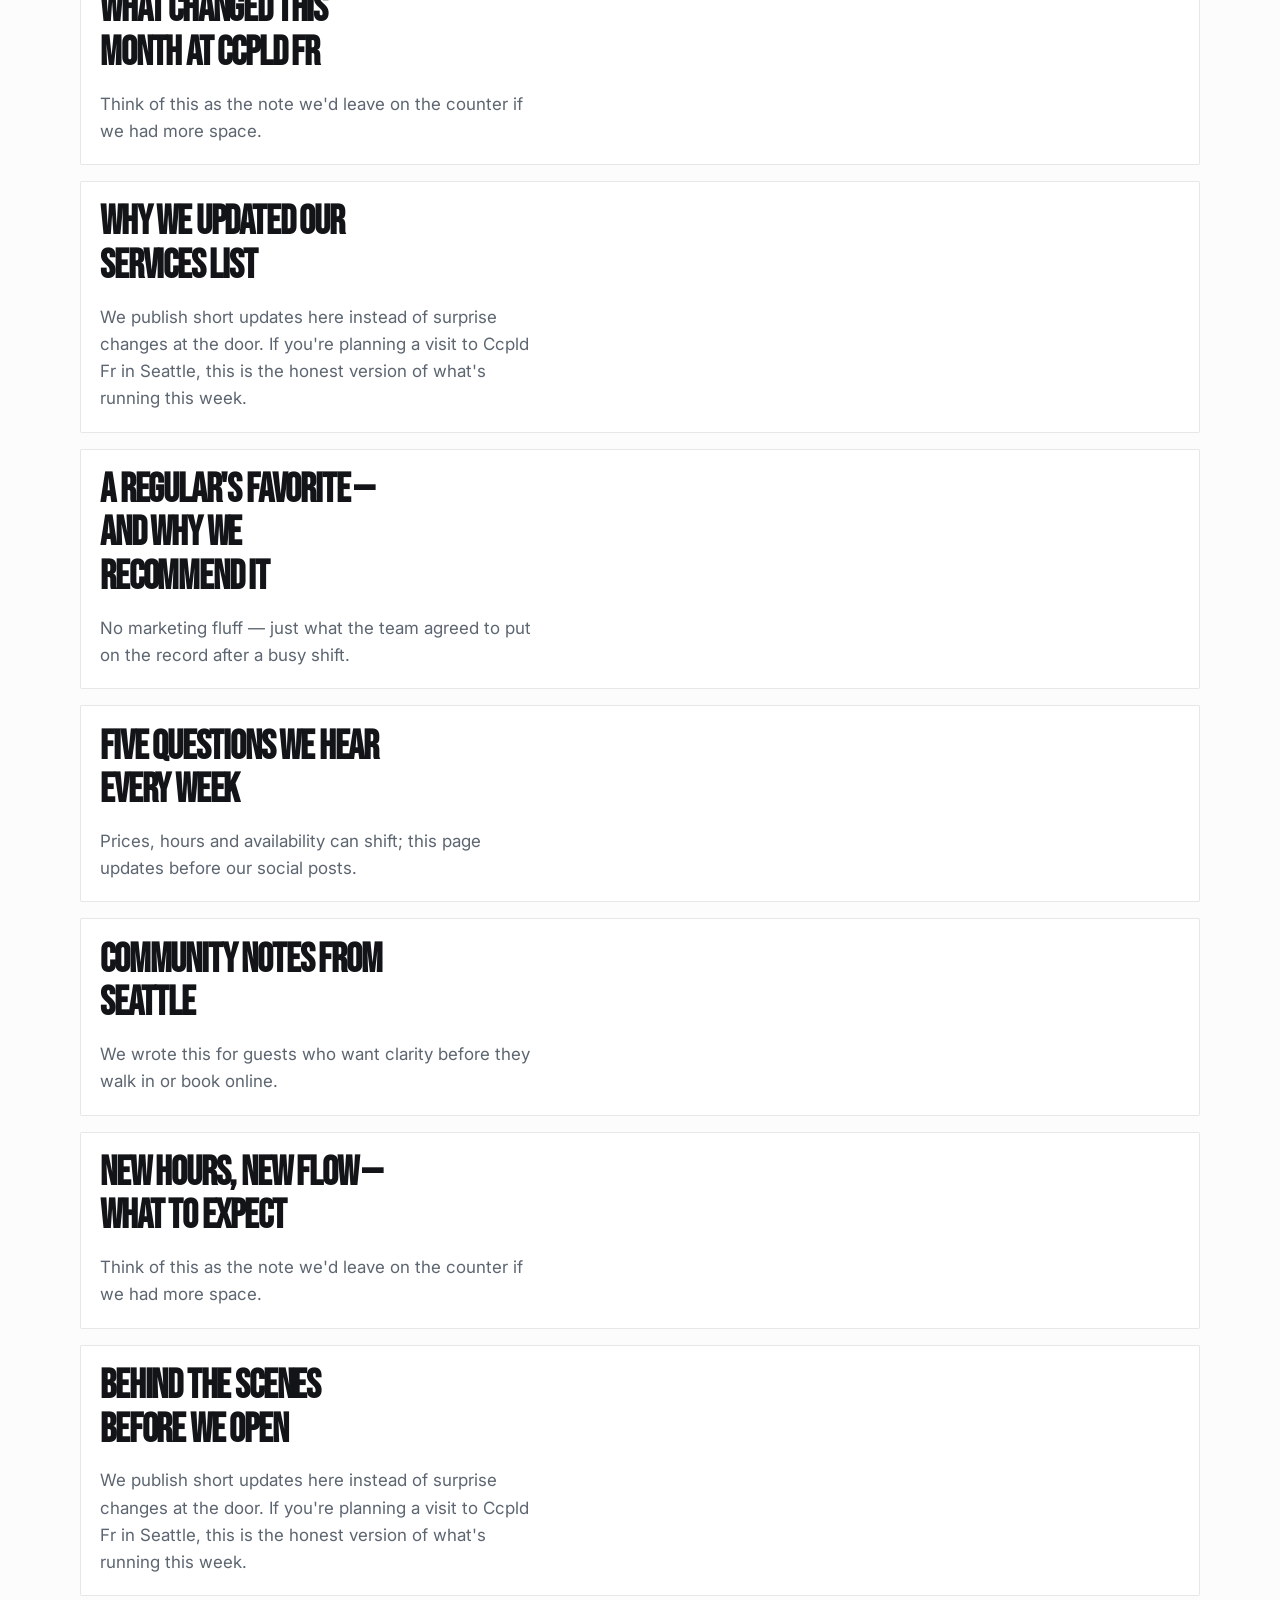
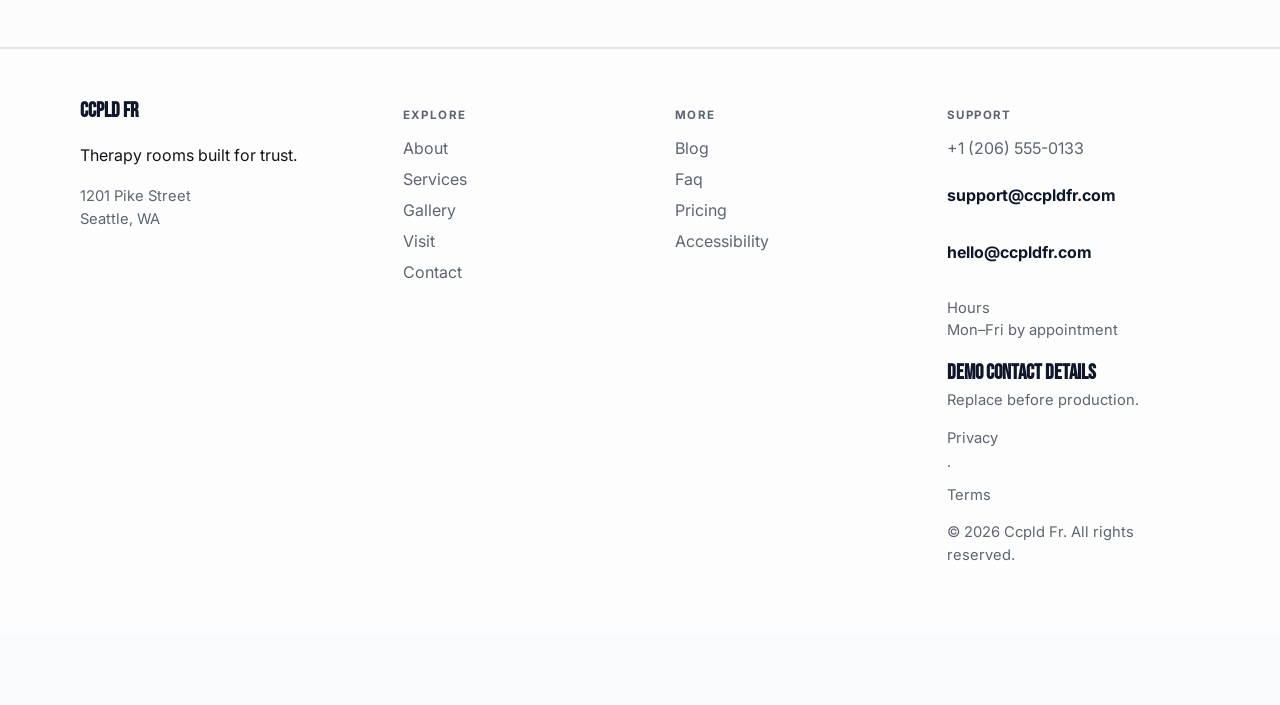
<file: blog.html>
<!DOCTYPE html>
<html lang="en">
<head>
  <meta charset="UTF-8" />
  <meta name="viewport" content="width=device-width, initial-scale=1" />
  <title>Blog | Ccpld Fr</title>
  <meta name="description" content="News from Ccpld Fr" />
  <meta property="og:title" content="Blog | Ccpld Fr" />
  <meta property="og:description" content="News from Ccpld Fr" />
  <meta property="og:type" content="website" />
  <meta name="twitter:card" content="summary_large_image" />
  <meta name="twitter:title" content="Blog | Ccpld Fr" />
  <meta name="twitter:description" content="News from Ccpld Fr" />
  <meta property="og:image" content="assets/img-1.jpg" />
  <meta name="twitter:image" content="assets/img-1.jpg" />
  <meta property="og:url" content="https://ccpld-fr.github.io" />
  <script type="application/ld+json">{"@context": "https://schema.org", "@type": "LocalBusiness", "name": "Ccpld Fr", "description": "Therapy rooms built for trust.", "url": "https://ccpld-fr.github.io", "image": "assets/img-1.jpg"}</script>
<script type="application/ld+json">{"@context": "https://schema.org", "@type": "FAQPage", "mainEntity": [{"@type": "Question", "name": "Where are you?", "acceptedAnswer": {"@type": "Answer", "text": "1201 Pike Street, Seattle, WA. See the map on Visit."}}, {"@type": "Question", "name": "How do I reach support?", "acceptedAnswer": {"@type": "Answer", "text": "Use the Contact form or email support@ccpldfr.com. We reply during open hours."}}, {"@type": "Question", "name": "How do I book?", "acceptedAnswer": {"@type": "Answer", "text": "Send a message on Contact, email bookings@ccpldfr.com, or call +1 (206) 555-0133."}}, {"@type": "Question", "name": "Are prices current?", "acceptedAnswer": {"@type": "Answer", "text": "Listed prices are current and may shift with seasons — we update this site when they do."}}, {"@type": "Question", "name": "Do you take groups?", "acceptedAnswer": {"@type": "Answer", "text": "Yes for many bookings — tell us the size and date and we'll confirm what Ccpld Fr can host."}}, {"@type": "Question", "name": "What should I bring?", "acceptedAnswer": {"@type": "Answer", "text": "Just yourself (and any notes on allergies, sizes, or preferences). We'll handle the rest."}}, {"@type": "Question", "name": "Do you take walk-ins at Ccpld Fr?", "acceptedAnswer": {"@type": "Answer", "text": "Yes when capacity allows — check Visit for peak hours."}}, {"@type": "Question", "name": "Do you host private events?", "acceptedAnswer": {"@type": "Answer", "text": "Contact us with date, headcount and services preferences."}}, {"@type": "Question", "name": "Where can I read updates?", "acceptedAnswer": {"@type": "Answer", "text": "Blog and Journal pages publish changes before social media."}}, {"@type": "Question", "name": "How do I join the team?", "acceptedAnswer": {"@type": "Answer", "text": "Open roles are listed on Careers — we reply to every application."}}, {"@type": "Question", "name": "Is the space accessible?", "acceptedAnswer": {"@type": "Answer", "text": "See our Accessibility page for entrance, seating and restroom notes."}}, {"@type": "Question", "name": "Do you offer gift cards?", "acceptedAnswer": {"@type": "Answer", "text": "Yes — see our Gift Cards page for digital and in-store options."}}, {"@type": "Question", "name": "Can I book for someone else?", "acceptedAnswer": {"@type": "Answer", "text": "Yes — include their name and preferences in the contact form."}}, {"@type": "Question", "name": "Is parking available?", "acceptedAnswer": {"@type": "Answer", "text": "See Locations for the branch closest to you in Seattle."}}]}</script>
<script type="application/ld+json">{"@context": "https://schema.org", "@type": "WebSite", "name": "Ccpld Fr", "url": "https://ccpld-fr.github.io", "description": "Therapy rooms built for trust."}</script>
  <link rel="alternate" hreflang="en" href="index.html" />
  <link rel="alternate" hreflang="x-default" href="index.html" />
  <meta name="theme-color" content="#111111" />
  <link rel="preconnect" href="https://fonts.googleapis.com" />
  <link rel="preconnect" href="https://fonts.gstatic.com" crossorigin />
  <link href="https://fonts.googleapis.com/css2?family=Bebas+Neue&family=Inter:wght@400;500;600;700&display=swap" rel="stylesheet" />
  <link rel="stylesheet" href="styles.css" />
  <link rel="icon" href="favicon.svg" type="image/svg+xml" />
</head>
<body>

  <header class="top">
    <div class="shell bar">
      <a class="logo" href="index.html">Ccpld Fr</a>
      <button class="nav-toggle" type="button" aria-label="Open menu" data-nav-toggle>
        <span></span><span></span><span></span>
      </button>
      <nav data-nav><a href="index.html">Home</a><a href="about.html">About</a><a href="offerings.html">Services</a><a href="gallery.html">Gallery</a><a href="visit.html">Visit</a><a href="contact.html" class="on">Contact</a></nav>
      <button type="button" class="theme-toggle" data-theme-toggle aria-label="Toggle dark mode">◐</button>
      <a class="cta" href="contact.html" data-open-book>Book now</a>
    </div>
  </header>  <main class="page">
    <section class="page-hero"><div class="shell">
      <p class="eyebrow">Blog</p>
      <h1>Updates from Ccpld Fr</h1>
      <p class="lead">News, hours changes and honest notes from the team.</p>
    </div></section>
    <section class="block"><div class="shell journal-stack"><article class="journal-entry reveal">
      <p class="eyebrow">Article</p>
      <h2><a href="#post-0">How we choose seasonal services</a></h2>
      <p class="lead">We wrote this for guests who want clarity before they walk in or book online.</p>
      <a class="textlink" href="#post-0">Read more →</a>
    </article><article class="journal-entry reveal">
      <p class="eyebrow">Article</p>
      <h2><a href="#post-1">What changed this month at Ccpld Fr</a></h2>
      <p class="lead">Think of this as the note we&#x27;d leave on the counter if we had more space.</p>
      <a class="textlink" href="#post-1">Read more →</a>
    </article><article class="journal-entry reveal">
      <p class="eyebrow">Article</p>
      <h2><a href="#post-2">Why we updated our services list</a></h2>
      <p class="lead">We publish short updates here instead of surprise changes at the door. If you&#x27;re planning a visit to Ccpld Fr in Seattle, this is the honest version of what&#x27;s running this week.</p>
      <a class="textlink" href="#post-2">Read more →</a>
    </article><article class="journal-entry reveal">
      <p class="eyebrow">Article</p>
      <h2><a href="#post-3">A regular&#x27;s favorite — and why we recommend it</a></h2>
      <p class="lead">No marketing fluff — just what the team agreed to put on the record after a busy shift.</p>
      <a class="textlink" href="#post-3">Read more →</a>
    </article><article class="journal-entry reveal">
      <p class="eyebrow">Article</p>
      <h2><a href="#post-4">Five questions we hear every week</a></h2>
      <p class="lead">Prices, hours and availability can shift; this page updates before our social posts.</p>
      <a class="textlink" href="#post-4">Read more →</a>
    </article><article class="journal-entry reveal">
      <p class="eyebrow">Article</p>
      <h2><a href="#post-5">Community notes from Seattle</a></h2>
      <p class="lead">We wrote this for guests who want clarity before they walk in or book online.</p>
      <a class="textlink" href="#post-5">Read more →</a>
    </article><article class="journal-entry reveal">
      <p class="eyebrow">Article</p>
      <h2><a href="#post-6">New hours, new flow — what to expect</a></h2>
      <p class="lead">Think of this as the note we&#x27;d leave on the counter if we had more space.</p>
      <a class="textlink" href="#post-6">Read more →</a>
    </article><article class="journal-entry reveal">
      <p class="eyebrow">Article</p>
      <h2><a href="#post-7">Behind the scenes before we open</a></h2>
      <p class="lead">We publish short updates here instead of surprise changes at the door. If you&#x27;re planning a visit to Ccpld Fr in Seattle, this is the honest version of what&#x27;s running this week.</p>
      <a class="textlink" href="#post-7">Read more →</a>
    </article></div></section>
    <section class="block tint"><div class="shell journal-stack"><article id="post-0" class="journal-entry reveal">
      <h2>How we choose seasonal services</h2>
      <p class="lead">We wrote this for guests who want clarity before they walk in or book online.</p>
    </article><article id="post-1" class="journal-entry reveal">
      <h2>What changed this month at Ccpld Fr</h2>
      <p class="lead">Think of this as the note we&#x27;d leave on the counter if we had more space.</p>
    </article><article id="post-2" class="journal-entry reveal">
      <h2>Why we updated our services list</h2>
      <p class="lead">We publish short updates here instead of surprise changes at the door. If you&#x27;re planning a visit to Ccpld Fr in Seattle, this is the honest version of what&#x27;s running this week.</p>
    </article><article id="post-3" class="journal-entry reveal">
      <h2>A regular&#x27;s favorite — and why we recommend it</h2>
      <p class="lead">No marketing fluff — just what the team agreed to put on the record after a busy shift.</p>
    </article><article id="post-4" class="journal-entry reveal">
      <h2>Five questions we hear every week</h2>
      <p class="lead">Prices, hours and availability can shift; this page updates before our social posts.</p>
    </article><article id="post-5" class="journal-entry reveal">
      <h2>Community notes from Seattle</h2>
      <p class="lead">We wrote this for guests who want clarity before they walk in or book online.</p>
    </article><article id="post-6" class="journal-entry reveal">
      <h2>New hours, new flow — what to expect</h2>
      <p class="lead">Think of this as the note we&#x27;d leave on the counter if we had more space.</p>
    </article><article id="post-7" class="journal-entry reveal">
      <h2>Behind the scenes before we open</h2>
      <p class="lead">We publish short updates here instead of surprise changes at the door. If you&#x27;re planning a visit to Ccpld Fr in Seattle, this is the honest version of what&#x27;s running this week.</p>
    </article></div></section>
  </main>
  <footer class="foot">
    <div class="shell foot-grid">
      <div>
        <strong>Ccpld Fr</strong>
        <p>Therapy rooms built for trust.</p>
        <p class="foot-meta">1201 Pike Street<br/>Seattle, WA</p>
      </div>
      <div>
        <p class="fh">Explore</p>
        <a href="about.html">About</a><a href="offerings.html">Services</a><a href="gallery.html">Gallery</a><a href="visit.html">Visit</a><a href="contact.html">Contact</a>
      </div>
      <div>
        <p class="fh">More</p>
        <a href="blog.html">Blog</a><a href="faq.html">Faq</a><a href="pricing.html">Pricing</a><a href="accessibility.html">Accessibility</a>
      </div>
      <div>
        <p class="fh">Support</p>
        <a href="tel:+12065550133">+1 (206) 555-0133</a>
        <p class="mail-plain">support@ccpldfr.com</p>
        <p class="mail-plain">hello@ccpldfr.com</p>
        <p class="foot-meta">Hours<br/>Mon–Fri by appointment</p>
        <p class="foot-meta"><strong>Demo contact details</strong><br/>Replace before production.</p>
        <p class="foot-meta"><a href="privacy.html">Privacy</a> · <a href="terms.html">Terms</a></p>
        <p class="foot-meta">© 2026 Ccpld Fr. All rights reserved.</p>
      </div>
    </div>
  </footer>
  <div class="cookie-bar" data-cookie-bar hidden>
    <p>We use cookies for form delivery and theme preferences.</p>
    <button type="button" class="btn solid" data-cookie-accept>Accept</button>
  </div>
  <div class="mobile-cta">
    <a href="tel:+12065550133">Call</a>
    <button type="button" data-open-book>Book</button>
    <a href="visit.html">Map</a>
  </div>
  <div class="toast" data-toast hidden></div>

  <div class="modal" data-book-modal hidden>
    <div class="modal-card">
      <button class="modal-close" type="button" data-close-book aria-label="Close">×</button>
      <p class="eyebrow">Quick request</p>
      <h3>Contact Ccpld Fr</h3>
      <p class="lead">Send the essentials and we will reply by email.</p>
      <form class="contact-form compact" data-quick-book data-support="support@ccpldfr.com">
        <label>Name<input name="name" required placeholder="Your name" /></label>
        <label>Email<input type="email" name="email" required placeholder="you@email.com" /></label>
        <label>Timing<input name="when" required placeholder="Preferred date or timeline" /></label>
        <label>Notes<textarea name="message" rows="3" placeholder="Project, product, service or other details…"></textarea></label>
        <button class="btn solid" type="submit">Book</button>
      </form>
    </div>
  </div>

  <div class="lightbox" data-lightbox hidden>
    <button class="modal-close" type="button" data-lightbox-close aria-label="Close">×</button>
    <img data-lightbox-img alt="" />
    <div class="lightbox-nav">
      <button type="button" data-lightbox-prev>‹</button>
      <button type="button" data-lightbox-next>›</button>
    </div>
  </div>
  <script src="site.js"></script>
</body></html>
</file>
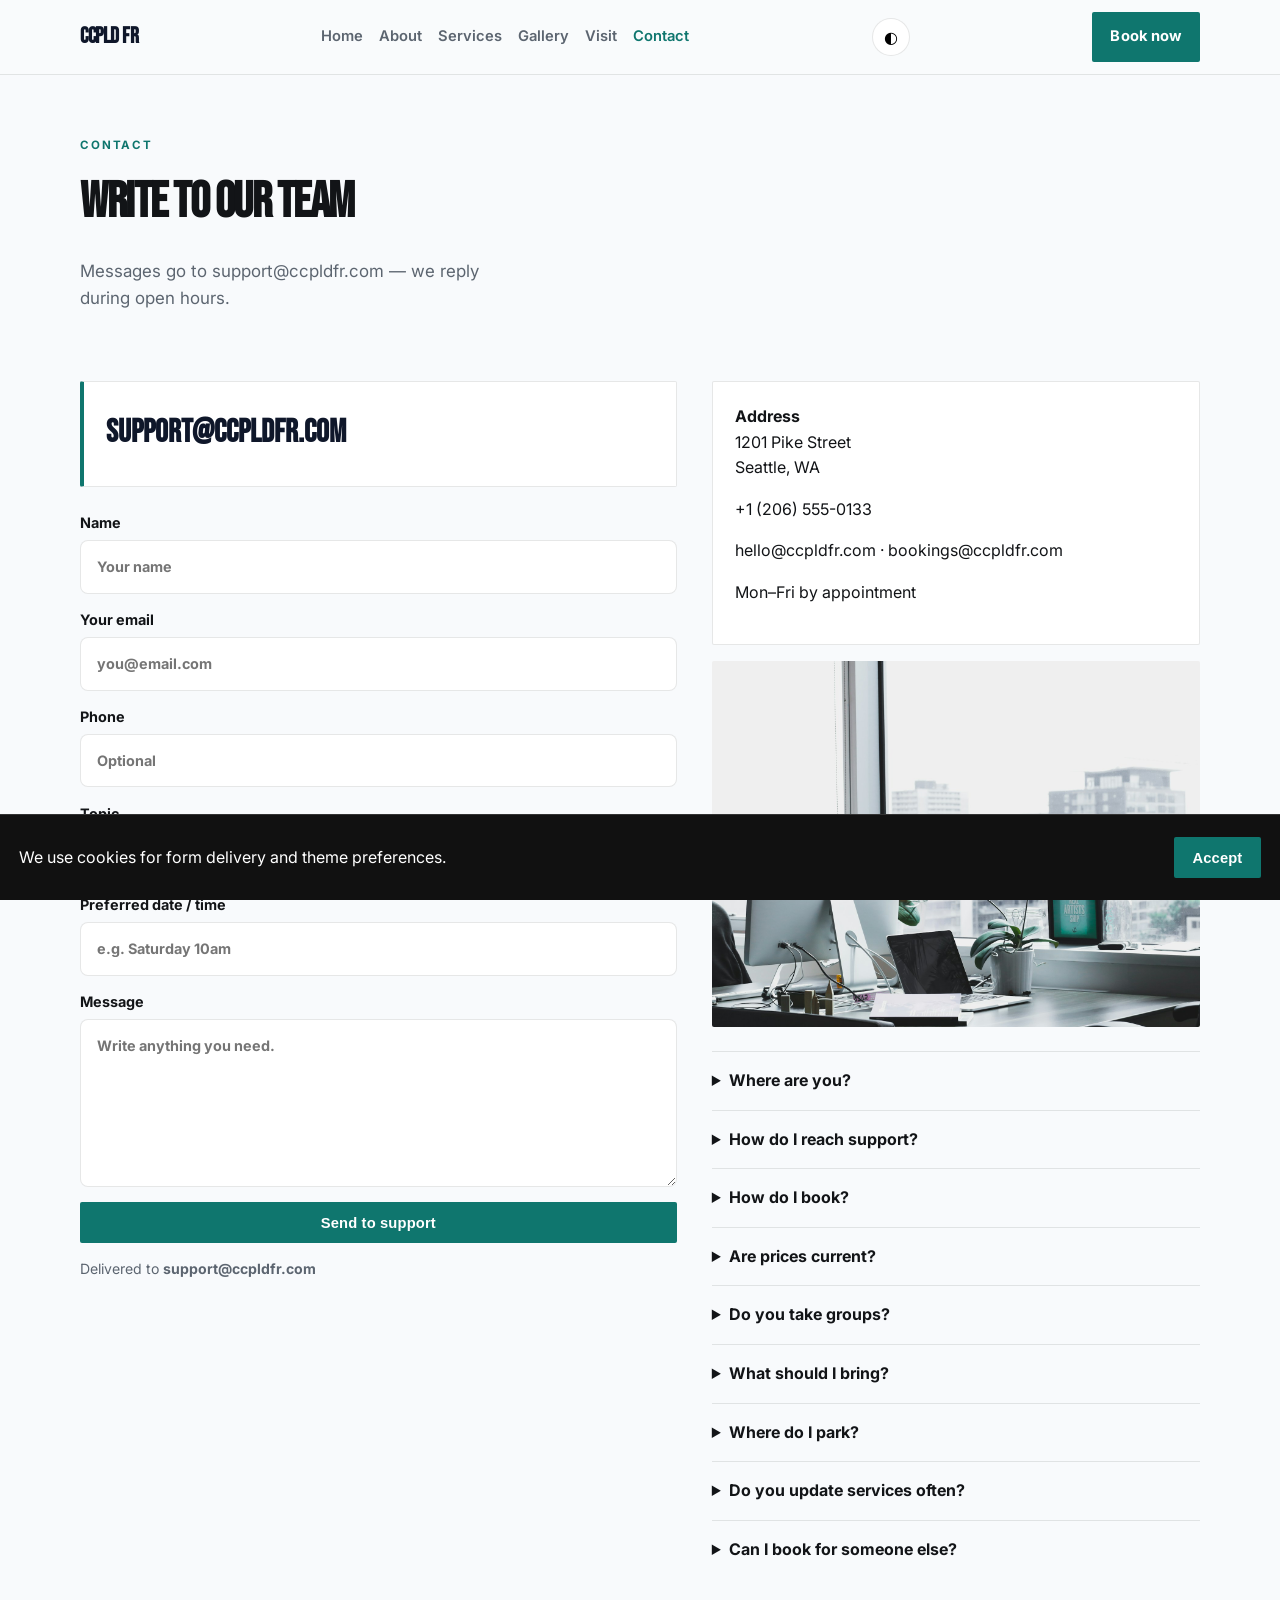
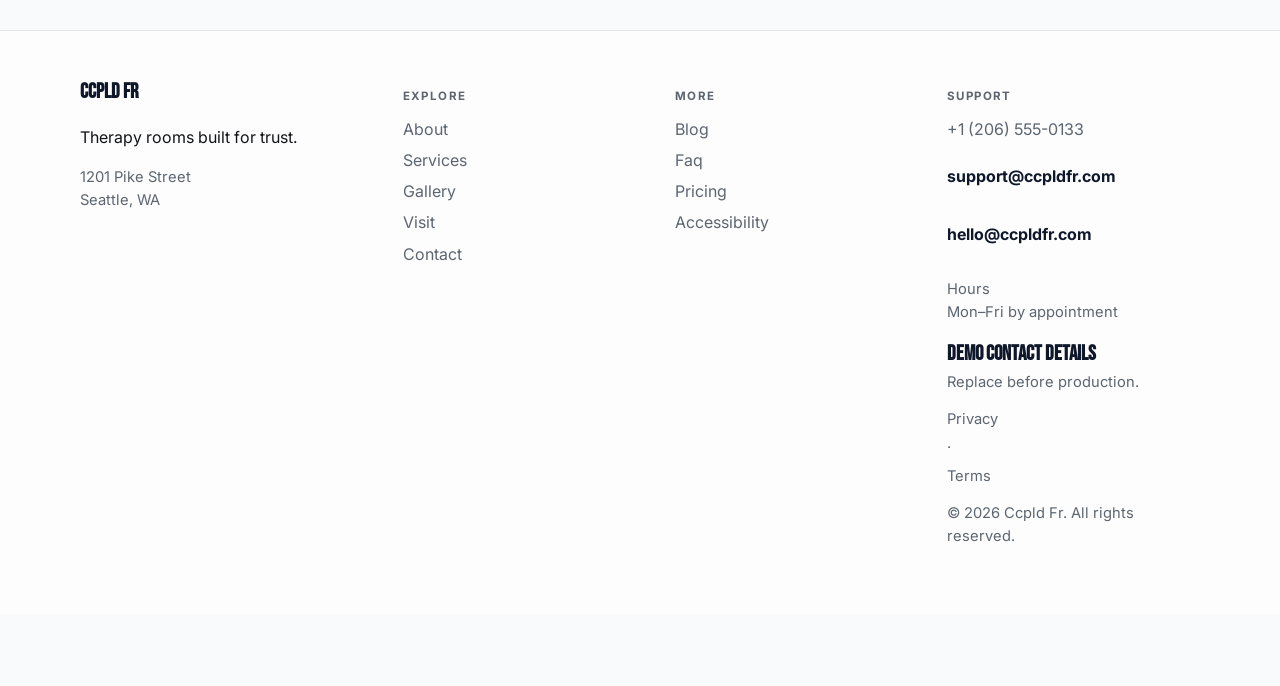
<file: contact.html>
<!DOCTYPE html>
<html lang="en">
<head>
  <meta charset="UTF-8" />
  <meta name="viewport" content="width=device-width, initial-scale=1" />
  <title>Contact | Ccpld Fr</title>
  <meta name="description" content="Contact Ccpld Fr" />
  <meta property="og:title" content="Contact | Ccpld Fr" />
  <meta property="og:description" content="Contact Ccpld Fr" />
  <meta property="og:type" content="website" />
  <meta name="twitter:card" content="summary_large_image" />
  <meta name="twitter:title" content="Contact | Ccpld Fr" />
  <meta name="twitter:description" content="Contact Ccpld Fr" />
  <meta property="og:image" content="assets/img-1.jpg" />
  <meta name="twitter:image" content="assets/img-1.jpg" />
  <meta property="og:url" content="https://ccpld-fr.github.io" />
  <script type="application/ld+json">{"@context": "https://schema.org", "@type": "LocalBusiness", "name": "Ccpld Fr", "description": "Therapy rooms built for trust.", "url": "https://ccpld-fr.github.io", "image": "assets/img-1.jpg"}</script>
<script type="application/ld+json">{"@context": "https://schema.org", "@type": "FAQPage", "mainEntity": [{"@type": "Question", "name": "Where are you?", "acceptedAnswer": {"@type": "Answer", "text": "1201 Pike Street, Seattle, WA. See the map on Visit."}}, {"@type": "Question", "name": "How do I reach support?", "acceptedAnswer": {"@type": "Answer", "text": "Use the Contact form or email support@ccpldfr.com. We reply during open hours."}}, {"@type": "Question", "name": "How do I book?", "acceptedAnswer": {"@type": "Answer", "text": "Send a message on Contact, email bookings@ccpldfr.com, or call +1 (206) 555-0133."}}, {"@type": "Question", "name": "Are prices current?", "acceptedAnswer": {"@type": "Answer", "text": "Listed prices are current and may shift with seasons — we update this site when they do."}}, {"@type": "Question", "name": "Do you take groups?", "acceptedAnswer": {"@type": "Answer", "text": "Yes for many bookings — tell us the size and date and we'll confirm what Ccpld Fr can host."}}, {"@type": "Question", "name": "What should I bring?", "acceptedAnswer": {"@type": "Answer", "text": "Just yourself (and any notes on allergies, sizes, or preferences). We'll handle the rest."}}, {"@type": "Question", "name": "Do you take walk-ins at Ccpld Fr?", "acceptedAnswer": {"@type": "Answer", "text": "Yes when capacity allows — check Visit for peak hours."}}, {"@type": "Question", "name": "Do you host private events?", "acceptedAnswer": {"@type": "Answer", "text": "Contact us with date, headcount and services preferences."}}, {"@type": "Question", "name": "Where can I read updates?", "acceptedAnswer": {"@type": "Answer", "text": "Blog and Journal pages publish changes before social media."}}, {"@type": "Question", "name": "How do I join the team?", "acceptedAnswer": {"@type": "Answer", "text": "Open roles are listed on Careers — we reply to every application."}}, {"@type": "Question", "name": "Is the space accessible?", "acceptedAnswer": {"@type": "Answer", "text": "See our Accessibility page for entrance, seating and restroom notes."}}, {"@type": "Question", "name": "Do you offer gift cards?", "acceptedAnswer": {"@type": "Answer", "text": "Yes — see our Gift Cards page for digital and in-store options."}}, {"@type": "Question", "name": "Can I book for someone else?", "acceptedAnswer": {"@type": "Answer", "text": "Yes — include their name and preferences in the contact form."}}, {"@type": "Question", "name": "Is parking available?", "acceptedAnswer": {"@type": "Answer", "text": "See Locations for the branch closest to you in Seattle."}}]}</script>
<script type="application/ld+json">{"@context": "https://schema.org", "@type": "WebSite", "name": "Ccpld Fr", "url": "https://ccpld-fr.github.io", "description": "Therapy rooms built for trust."}</script>
  <link rel="alternate" hreflang="en" href="index.html" />
  <link rel="alternate" hreflang="x-default" href="index.html" />
  <meta name="theme-color" content="#111111" />
  <link rel="preconnect" href="https://fonts.googleapis.com" />
  <link rel="preconnect" href="https://fonts.gstatic.com" crossorigin />
  <link href="https://fonts.googleapis.com/css2?family=Bebas+Neue&family=Inter:wght@400;500;600;700&display=swap" rel="stylesheet" />
  <link rel="stylesheet" href="styles.css" />
  <link rel="icon" href="favicon.svg" type="image/svg+xml" />
</head>
<body>

  <header class="top">
    <div class="shell bar">
      <a class="logo" href="index.html">Ccpld Fr</a>
      <button class="nav-toggle" type="button" aria-label="Open menu" data-nav-toggle>
        <span></span><span></span><span></span>
      </button>
      <nav data-nav><a href="index.html">Home</a><a href="about.html">About</a><a href="offerings.html">Services</a><a href="gallery.html">Gallery</a><a href="visit.html">Visit</a><a href="contact.html" class="on">Contact</a></nav>
      <button type="button" class="theme-toggle" data-theme-toggle aria-label="Toggle dark mode">◐</button>
      <a class="cta" href="contact.html" data-open-book>Book now</a>
    </div>
  </header>  <main class="page">
    <section class="page-hero"><div class="shell">
      <p class="eyebrow">Contact</p><h1>Write to our team</h1>
      <p class="lead">Messages go to support@ccpldfr.com — we reply during open hours.</p>
    </div></section>
    <section class="block"><div class="shell contact-grid">
      <div><div class="support-banner"><p class="support-mail">support@ccpldfr.com</p></div><form class="contact-form" data-contact data-support="support@ccpldfr.com">
          <label>Name<input name="name" required placeholder="Your name" autocomplete="name" /></label>
          <label>Your email<input type="email" name="email" required placeholder="you@email.com" autocomplete="email" /></label>
          <label>Phone<input type="tel" name="phone" placeholder="Optional" autocomplete="tel" /></label>
          <label>Topic<select name="topic" required>
              <option value="Booking">Booking / reservation</option>
              <option value="Support">Support / question</option>
              <option value="Group">Group or event</option>
              <option value="Other">Something else</option>
            </select></label>
          <label>Preferred date / time<input name="when" placeholder="e.g. Saturday 10am" /></label>
          <label>Message<textarea name="message" rows="6" required placeholder="Write anything you need."></textarea></label>
          <button class="btn solid" type="submit">Send to support</button>
          <p class="form-note">Delivered to <strong>support@ccpldfr.com</strong></p>
        </form>
      <div class="form-success" data-success hidden><h3>Message received</h3><button type="button" class="btn quiet" data-again>Send another</button></div></div>
      <div><div class="card stack-card">
      <p><strong>Address</strong><br/>1201 Pike Street<br/>Seattle, WA</p>
      <p><a href="tel:+12065550133">+1 (206) 555-0133</a></p>
      <p>hello@ccpldfr.com · bookings@ccpldfr.com</p><p>Mon–Fri by appointment</p></div>
      <img class="solo" src="assets/img-7.jpg" alt="contact" style="margin-top:1rem" />
      <div class="faq" style="margin-top:1.5rem"><details><summary>Where are you?</summary><p>1201 Pike Street, Seattle, WA. See the map on Visit.</p></details>
<details><summary>How do I reach support?</summary><p>Use the Contact form or email support@ccpldfr.com. We reply during open hours.</p></details>
<details><summary>How do I book?</summary><p>Send a message on Contact, email bookings@ccpldfr.com, or call +1 (206) 555-0133.</p></details>
<details><summary>Are prices current?</summary><p>Listed prices are current and may shift with seasons — we update this site when they do.</p></details>
<details><summary>Do you take groups?</summary><p>Yes for many bookings — tell us the size and date and we'll confirm what Ccpld Fr can host.</p></details>
<details><summary>What should I bring?</summary><p>Just yourself (and any notes on allergies, sizes, or preferences). We'll handle the rest.</p></details>
<details><summary>Where do I park?</summary><p>See the Visit page for address and map links around Seattle.</p></details>
<details><summary>Do you update services often?</summary><p>Yes — seasonal shifts are posted here first.</p></details>
<details><summary>Can I book for someone else?</summary><p>Yes — include their name and preferences in the Contact form or email support@ccpldfr.com.</p></details></div></div>
    </div></section>
  </main>
  <footer class="foot">
    <div class="shell foot-grid">
      <div>
        <strong>Ccpld Fr</strong>
        <p>Therapy rooms built for trust.</p>
        <p class="foot-meta">1201 Pike Street<br/>Seattle, WA</p>
      </div>
      <div>
        <p class="fh">Explore</p>
        <a href="about.html">About</a><a href="offerings.html">Services</a><a href="gallery.html">Gallery</a><a href="visit.html">Visit</a><a href="contact.html">Contact</a>
      </div>
      <div>
        <p class="fh">More</p>
        <a href="blog.html">Blog</a><a href="faq.html">Faq</a><a href="pricing.html">Pricing</a><a href="accessibility.html">Accessibility</a>
      </div>
      <div>
        <p class="fh">Support</p>
        <a href="tel:+12065550133">+1 (206) 555-0133</a>
        <p class="mail-plain">support@ccpldfr.com</p>
        <p class="mail-plain">hello@ccpldfr.com</p>
        <p class="foot-meta">Hours<br/>Mon–Fri by appointment</p>
        <p class="foot-meta"><strong>Demo contact details</strong><br/>Replace before production.</p>
        <p class="foot-meta"><a href="privacy.html">Privacy</a> · <a href="terms.html">Terms</a></p>
        <p class="foot-meta">© 2026 Ccpld Fr. All rights reserved.</p>
      </div>
    </div>
  </footer>
  <div class="cookie-bar" data-cookie-bar hidden>
    <p>We use cookies for form delivery and theme preferences.</p>
    <button type="button" class="btn solid" data-cookie-accept>Accept</button>
  </div>
  <div class="mobile-cta">
    <a href="tel:+12065550133">Call</a>
    <button type="button" data-open-book>Book</button>
    <a href="visit.html">Map</a>
  </div>
  <div class="toast" data-toast hidden></div>

  <div class="modal" data-book-modal hidden>
    <div class="modal-card">
      <button class="modal-close" type="button" data-close-book aria-label="Close">×</button>
      <p class="eyebrow">Quick request</p>
      <h3>Contact Ccpld Fr</h3>
      <p class="lead">Send the essentials and we will reply by email.</p>
      <form class="contact-form compact" data-quick-book data-support="support@ccpldfr.com">
        <label>Name<input name="name" required placeholder="Your name" /></label>
        <label>Email<input type="email" name="email" required placeholder="you@email.com" /></label>
        <label>Timing<input name="when" required placeholder="Preferred date or timeline" /></label>
        <label>Notes<textarea name="message" rows="3" placeholder="Project, product, service or other details…"></textarea></label>
        <button class="btn solid" type="submit">Book</button>
      </form>
    </div>
  </div>

  <div class="lightbox" data-lightbox hidden>
    <button class="modal-close" type="button" data-lightbox-close aria-label="Close">×</button>
    <img data-lightbox-img alt="" />
    <div class="lightbox-nav">
      <button type="button" data-lightbox-prev>‹</button>
      <button type="button" data-lightbox-next>›</button>
    </div>
  </div>
  <script src="site.js"></script>
</body></html>
</file>
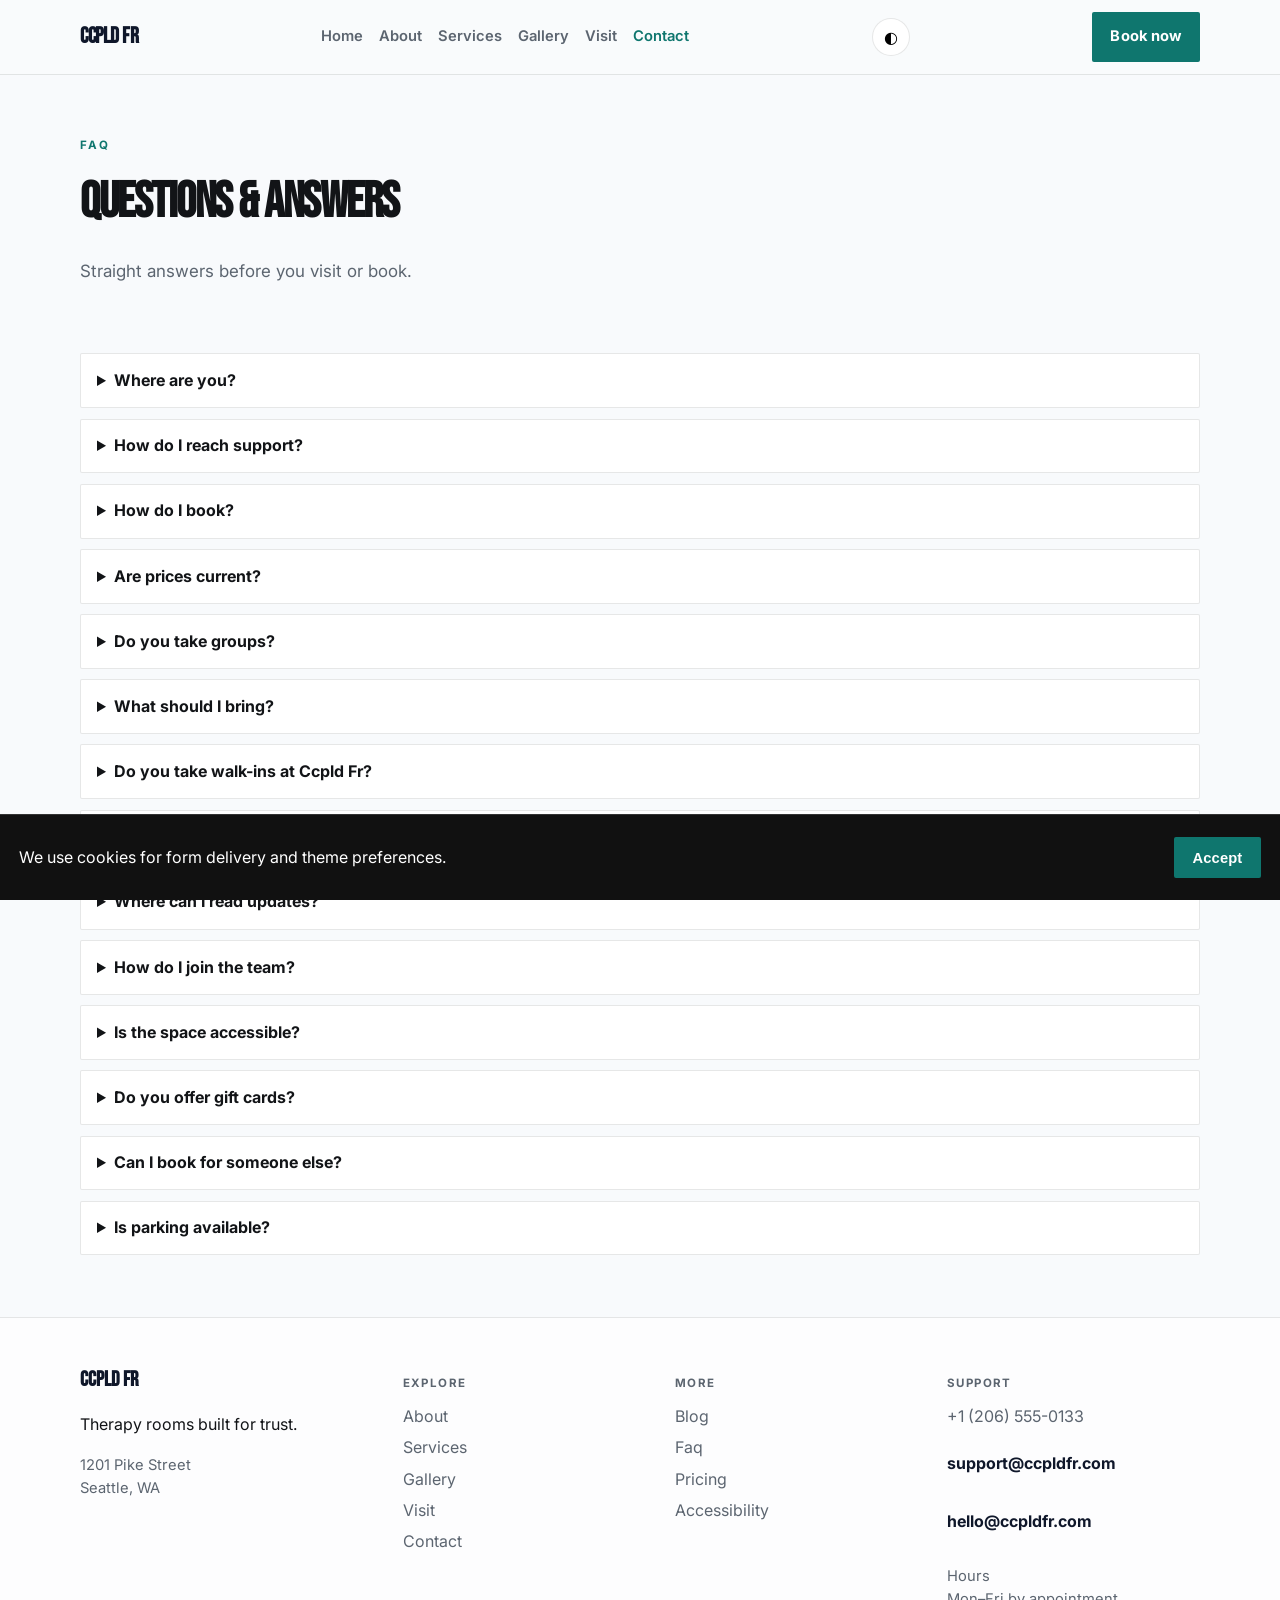
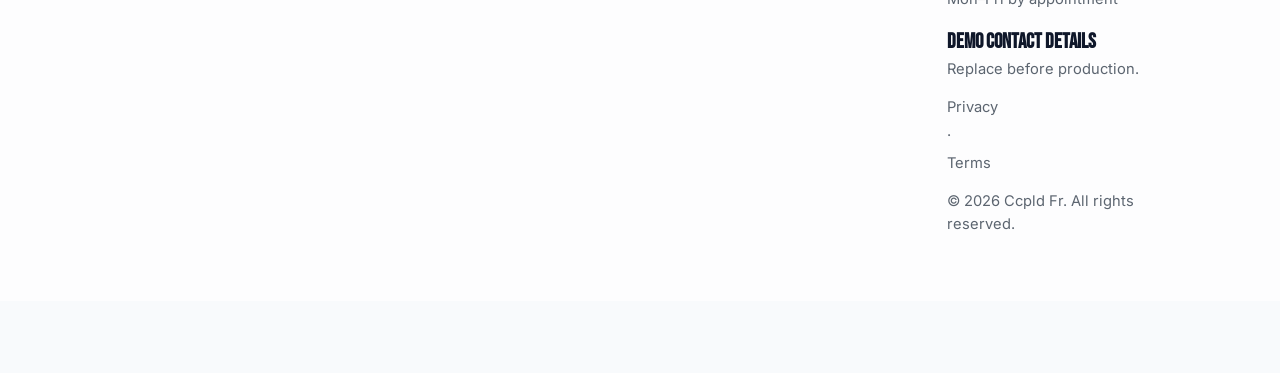
<file: faq.html>
<!DOCTYPE html>
<html lang="en">
<head>
  <meta charset="UTF-8" />
  <meta name="viewport" content="width=device-width, initial-scale=1" />
  <title>FAQ | Ccpld Fr</title>
  <meta name="description" content="Frequently asked questions" />
  <meta property="og:title" content="FAQ | Ccpld Fr" />
  <meta property="og:description" content="Frequently asked questions" />
  <meta property="og:type" content="website" />
  <meta name="twitter:card" content="summary_large_image" />
  <meta name="twitter:title" content="FAQ | Ccpld Fr" />
  <meta name="twitter:description" content="Frequently asked questions" />
  <meta property="og:image" content="assets/img-1.jpg" />
  <meta name="twitter:image" content="assets/img-1.jpg" />
  <meta property="og:url" content="https://ccpld-fr.github.io" />
  <script type="application/ld+json">{"@context": "https://schema.org", "@type": "LocalBusiness", "name": "Ccpld Fr", "description": "Therapy rooms built for trust.", "url": "https://ccpld-fr.github.io", "image": "assets/img-1.jpg"}</script>
<script type="application/ld+json">{"@context": "https://schema.org", "@type": "FAQPage", "mainEntity": [{"@type": "Question", "name": "Where are you?", "acceptedAnswer": {"@type": "Answer", "text": "1201 Pike Street, Seattle, WA. See the map on Visit."}}, {"@type": "Question", "name": "How do I reach support?", "acceptedAnswer": {"@type": "Answer", "text": "Use the Contact form or email support@ccpldfr.com. We reply during open hours."}}, {"@type": "Question", "name": "How do I book?", "acceptedAnswer": {"@type": "Answer", "text": "Send a message on Contact, email bookings@ccpldfr.com, or call +1 (206) 555-0133."}}, {"@type": "Question", "name": "Are prices current?", "acceptedAnswer": {"@type": "Answer", "text": "Listed prices are current and may shift with seasons — we update this site when they do."}}, {"@type": "Question", "name": "Do you take groups?", "acceptedAnswer": {"@type": "Answer", "text": "Yes for many bookings — tell us the size and date and we'll confirm what Ccpld Fr can host."}}, {"@type": "Question", "name": "What should I bring?", "acceptedAnswer": {"@type": "Answer", "text": "Just yourself (and any notes on allergies, sizes, or preferences). We'll handle the rest."}}, {"@type": "Question", "name": "Do you take walk-ins at Ccpld Fr?", "acceptedAnswer": {"@type": "Answer", "text": "Yes when capacity allows — check Visit for peak hours."}}, {"@type": "Question", "name": "Do you host private events?", "acceptedAnswer": {"@type": "Answer", "text": "Contact us with date, headcount and services preferences."}}, {"@type": "Question", "name": "Where can I read updates?", "acceptedAnswer": {"@type": "Answer", "text": "Blog and Journal pages publish changes before social media."}}, {"@type": "Question", "name": "How do I join the team?", "acceptedAnswer": {"@type": "Answer", "text": "Open roles are listed on Careers — we reply to every application."}}, {"@type": "Question", "name": "Is the space accessible?", "acceptedAnswer": {"@type": "Answer", "text": "See our Accessibility page for entrance, seating and restroom notes."}}, {"@type": "Question", "name": "Do you offer gift cards?", "acceptedAnswer": {"@type": "Answer", "text": "Yes — see our Gift Cards page for digital and in-store options."}}, {"@type": "Question", "name": "Can I book for someone else?", "acceptedAnswer": {"@type": "Answer", "text": "Yes — include their name and preferences in the contact form."}}, {"@type": "Question", "name": "Is parking available?", "acceptedAnswer": {"@type": "Answer", "text": "See Locations for the branch closest to you in Seattle."}}]}</script>
<script type="application/ld+json">{"@context": "https://schema.org", "@type": "WebSite", "name": "Ccpld Fr", "url": "https://ccpld-fr.github.io", "description": "Therapy rooms built for trust."}</script>
  <link rel="alternate" hreflang="en" href="index.html" />
  <link rel="alternate" hreflang="x-default" href="index.html" />
  <meta name="theme-color" content="#111111" />
  <link rel="preconnect" href="https://fonts.googleapis.com" />
  <link rel="preconnect" href="https://fonts.gstatic.com" crossorigin />
  <link href="https://fonts.googleapis.com/css2?family=Bebas+Neue&family=Inter:wght@400;500;600;700&display=swap" rel="stylesheet" />
  <link rel="stylesheet" href="styles.css" />
  <link rel="icon" href="favicon.svg" type="image/svg+xml" />
</head>
<body>

  <header class="top">
    <div class="shell bar">
      <a class="logo" href="index.html">Ccpld Fr</a>
      <button class="nav-toggle" type="button" aria-label="Open menu" data-nav-toggle>
        <span></span><span></span><span></span>
      </button>
      <nav data-nav><a href="index.html">Home</a><a href="about.html">About</a><a href="offerings.html">Services</a><a href="gallery.html">Gallery</a><a href="visit.html">Visit</a><a href="contact.html" class="on">Contact</a></nav>
      <button type="button" class="theme-toggle" data-theme-toggle aria-label="Toggle dark mode">◐</button>
      <a class="cta" href="contact.html" data-open-book>Book now</a>
    </div>
  </header>  <main class="page">
    <section class="page-hero"><div class="shell">
      <p class="eyebrow">FAQ</p>
      <h1>Questions &amp; answers</h1>
      <p class="lead">Straight answers before you visit or book.</p>
    </div></section>
    <section class="block"><div class="shell faq-page"><details class='faq-item reveal'><summary>Where are you?</summary><p>1201 Pike Street, Seattle, WA. See the map on Visit.</p></details><details class='faq-item reveal'><summary>How do I reach support?</summary><p>Use the Contact form or email support@ccpldfr.com. We reply during open hours.</p></details><details class='faq-item reveal'><summary>How do I book?</summary><p>Send a message on Contact, email bookings@ccpldfr.com, or call +1 (206) 555-0133.</p></details><details class='faq-item reveal'><summary>Are prices current?</summary><p>Listed prices are current and may shift with seasons — we update this site when they do.</p></details><details class='faq-item reveal'><summary>Do you take groups?</summary><p>Yes for many bookings — tell us the size and date and we&#x27;ll confirm what Ccpld Fr can host.</p></details><details class='faq-item reveal'><summary>What should I bring?</summary><p>Just yourself (and any notes on allergies, sizes, or preferences). We&#x27;ll handle the rest.</p></details><details class='faq-item reveal'><summary>Do you take walk-ins at Ccpld Fr?</summary><p>Yes when capacity allows — check Visit for peak hours.</p></details><details class='faq-item reveal'><summary>Do you host private events?</summary><p>Contact us with date, headcount and services preferences.</p></details><details class='faq-item reveal'><summary>Where can I read updates?</summary><p>Blog and Journal pages publish changes before social media.</p></details><details class='faq-item reveal'><summary>How do I join the team?</summary><p>Open roles are listed on Careers — we reply to every application.</p></details><details class='faq-item reveal'><summary>Is the space accessible?</summary><p>See our Accessibility page for entrance, seating and restroom notes.</p></details><details class='faq-item reveal'><summary>Do you offer gift cards?</summary><p>Yes — see our Gift Cards page for digital and in-store options.</p></details><details class='faq-item reveal'><summary>Can I book for someone else?</summary><p>Yes — include their name and preferences in the contact form.</p></details><details class='faq-item reveal'><summary>Is parking available?</summary><p>See Locations for the branch closest to you in Seattle.</p></details></div></section>
  </main>
  <footer class="foot">
    <div class="shell foot-grid">
      <div>
        <strong>Ccpld Fr</strong>
        <p>Therapy rooms built for trust.</p>
        <p class="foot-meta">1201 Pike Street<br/>Seattle, WA</p>
      </div>
      <div>
        <p class="fh">Explore</p>
        <a href="about.html">About</a><a href="offerings.html">Services</a><a href="gallery.html">Gallery</a><a href="visit.html">Visit</a><a href="contact.html">Contact</a>
      </div>
      <div>
        <p class="fh">More</p>
        <a href="blog.html">Blog</a><a href="faq.html">Faq</a><a href="pricing.html">Pricing</a><a href="accessibility.html">Accessibility</a>
      </div>
      <div>
        <p class="fh">Support</p>
        <a href="tel:+12065550133">+1 (206) 555-0133</a>
        <p class="mail-plain">support@ccpldfr.com</p>
        <p class="mail-plain">hello@ccpldfr.com</p>
        <p class="foot-meta">Hours<br/>Mon–Fri by appointment</p>
        <p class="foot-meta"><strong>Demo contact details</strong><br/>Replace before production.</p>
        <p class="foot-meta"><a href="privacy.html">Privacy</a> · <a href="terms.html">Terms</a></p>
        <p class="foot-meta">© 2026 Ccpld Fr. All rights reserved.</p>
      </div>
    </div>
  </footer>
  <div class="cookie-bar" data-cookie-bar hidden>
    <p>We use cookies for form delivery and theme preferences.</p>
    <button type="button" class="btn solid" data-cookie-accept>Accept</button>
  </div>
  <div class="mobile-cta">
    <a href="tel:+12065550133">Call</a>
    <button type="button" data-open-book>Book</button>
    <a href="visit.html">Map</a>
  </div>
  <div class="toast" data-toast hidden></div>

  <div class="modal" data-book-modal hidden>
    <div class="modal-card">
      <button class="modal-close" type="button" data-close-book aria-label="Close">×</button>
      <p class="eyebrow">Quick request</p>
      <h3>Contact Ccpld Fr</h3>
      <p class="lead">Send the essentials and we will reply by email.</p>
      <form class="contact-form compact" data-quick-book data-support="support@ccpldfr.com">
        <label>Name<input name="name" required placeholder="Your name" /></label>
        <label>Email<input type="email" name="email" required placeholder="you@email.com" /></label>
        <label>Timing<input name="when" required placeholder="Preferred date or timeline" /></label>
        <label>Notes<textarea name="message" rows="3" placeholder="Project, product, service or other details…"></textarea></label>
        <button class="btn solid" type="submit">Book</button>
      </form>
    </div>
  </div>

  <div class="lightbox" data-lightbox hidden>
    <button class="modal-close" type="button" data-lightbox-close aria-label="Close">×</button>
    <img data-lightbox-img alt="" />
    <div class="lightbox-nav">
      <button type="button" data-lightbox-prev>‹</button>
      <button type="button" data-lightbox-next>›</button>
    </div>
  </div>
  <script src="site.js"></script>
</body></html>
</file>
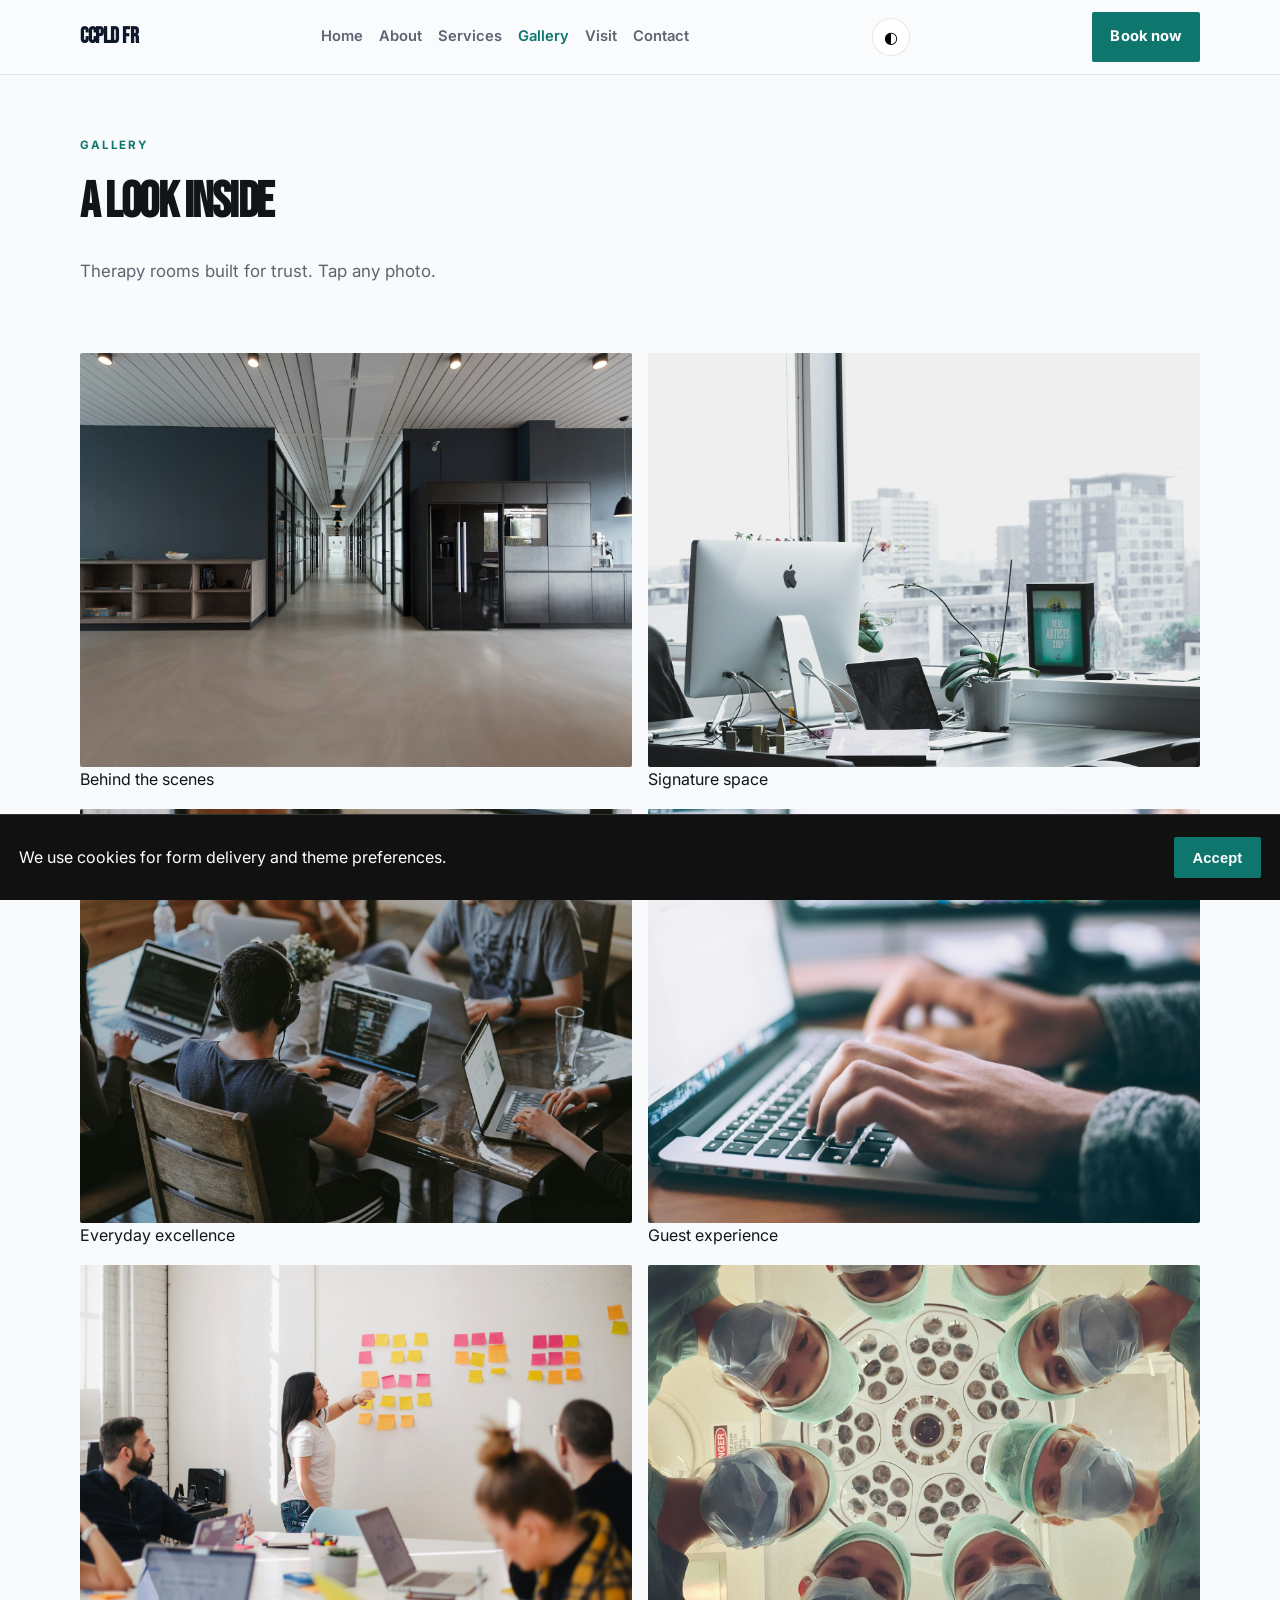
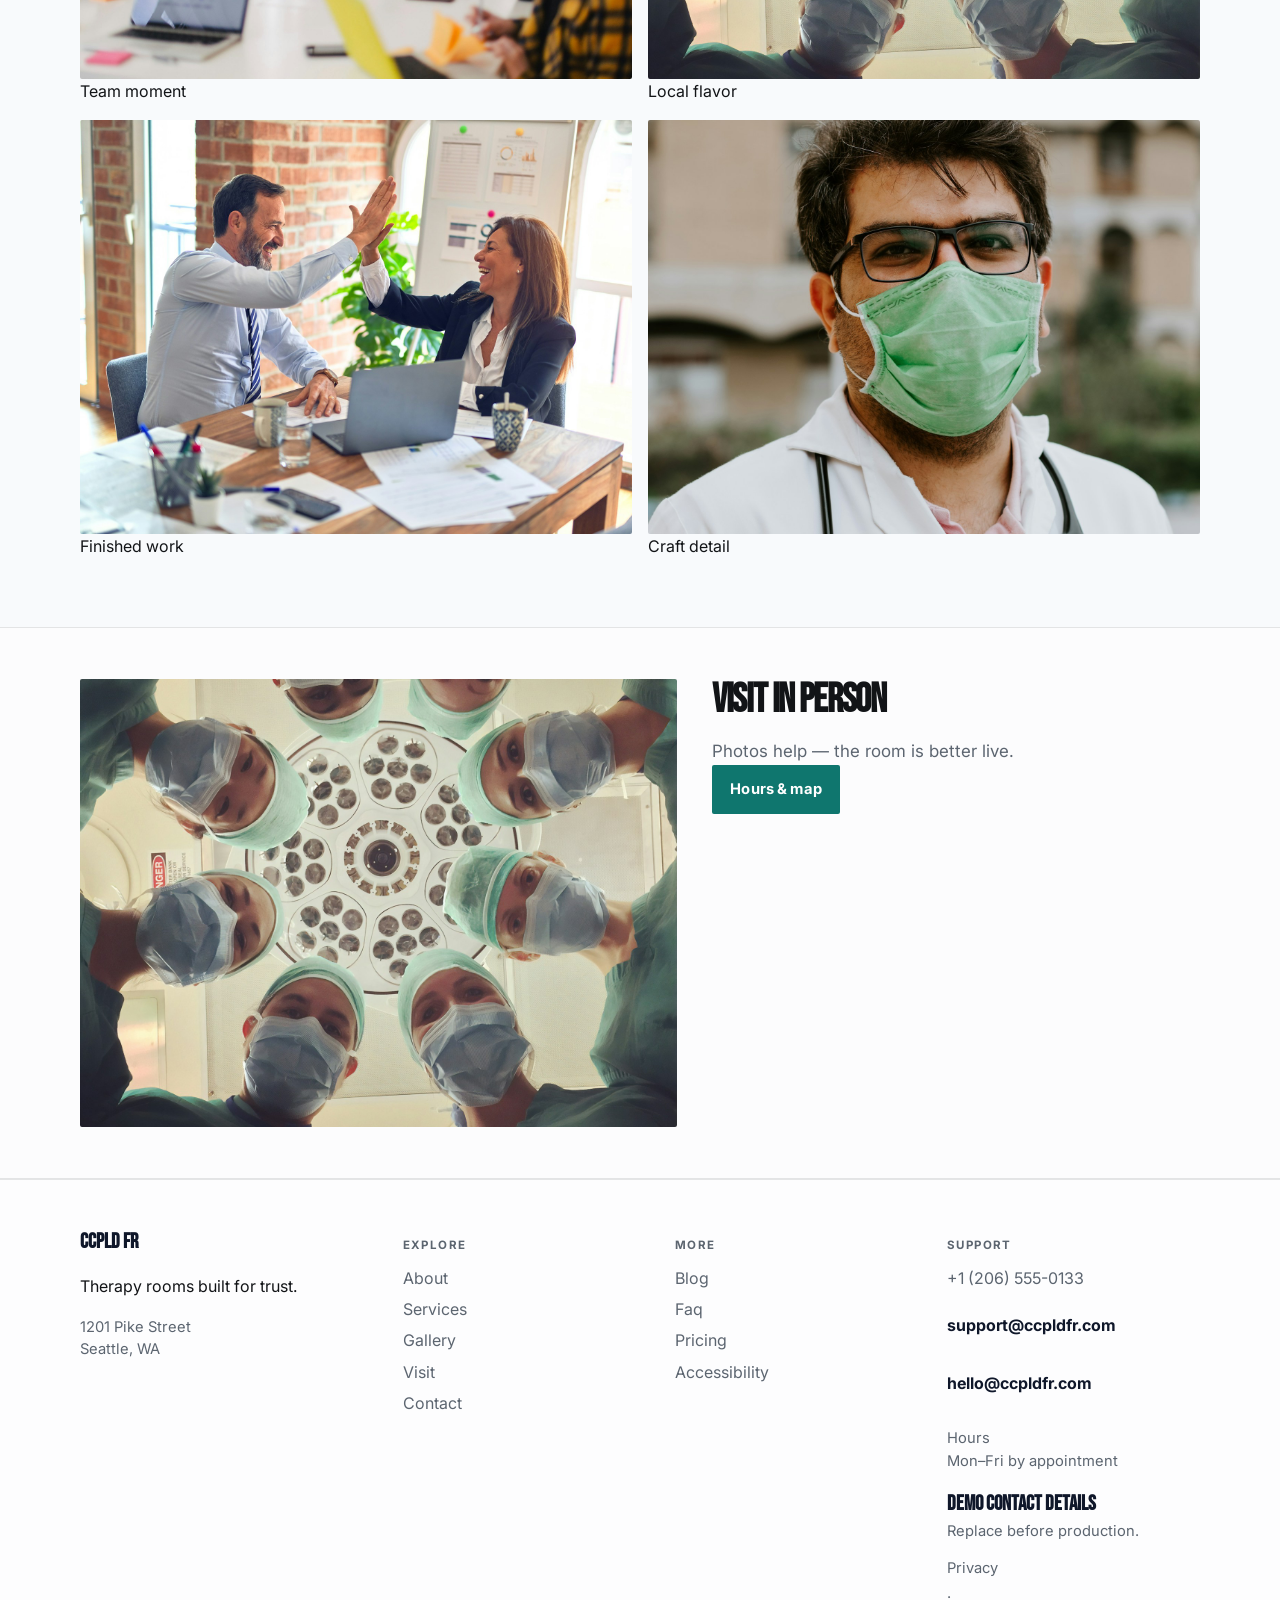
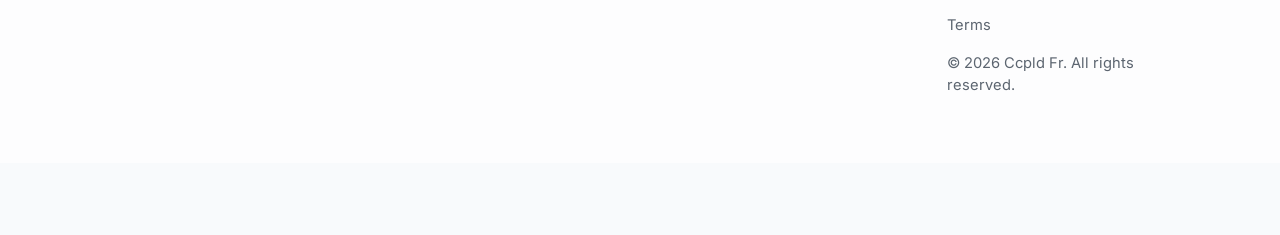
<file: gallery.html>
<!DOCTYPE html>
<html lang="en">
<head>
  <meta charset="UTF-8" />
  <meta name="viewport" content="width=device-width, initial-scale=1" />
  <title>Gallery | Ccpld Fr</title>
  <meta name="description" content="Photos from Ccpld Fr" />
  <meta property="og:title" content="Gallery | Ccpld Fr" />
  <meta property="og:description" content="Photos from Ccpld Fr" />
  <meta property="og:type" content="website" />
  <meta name="twitter:card" content="summary_large_image" />
  <meta name="twitter:title" content="Gallery | Ccpld Fr" />
  <meta name="twitter:description" content="Photos from Ccpld Fr" />
  <meta property="og:image" content="assets/img-1.jpg" />
  <meta name="twitter:image" content="assets/img-1.jpg" />
  <meta property="og:url" content="https://ccpld-fr.github.io" />
  <script type="application/ld+json">{"@context": "https://schema.org", "@type": "LocalBusiness", "name": "Ccpld Fr", "description": "Therapy rooms built for trust.", "url": "https://ccpld-fr.github.io", "image": "assets/img-1.jpg"}</script>
<script type="application/ld+json">{"@context": "https://schema.org", "@type": "FAQPage", "mainEntity": [{"@type": "Question", "name": "Where are you?", "acceptedAnswer": {"@type": "Answer", "text": "1201 Pike Street, Seattle, WA. See the map on Visit."}}, {"@type": "Question", "name": "How do I reach support?", "acceptedAnswer": {"@type": "Answer", "text": "Use the Contact form or email support@ccpldfr.com. We reply during open hours."}}, {"@type": "Question", "name": "How do I book?", "acceptedAnswer": {"@type": "Answer", "text": "Send a message on Contact, email bookings@ccpldfr.com, or call +1 (206) 555-0133."}}, {"@type": "Question", "name": "Are prices current?", "acceptedAnswer": {"@type": "Answer", "text": "Listed prices are current and may shift with seasons — we update this site when they do."}}, {"@type": "Question", "name": "Do you take groups?", "acceptedAnswer": {"@type": "Answer", "text": "Yes for many bookings — tell us the size and date and we'll confirm what Ccpld Fr can host."}}, {"@type": "Question", "name": "What should I bring?", "acceptedAnswer": {"@type": "Answer", "text": "Just yourself (and any notes on allergies, sizes, or preferences). We'll handle the rest."}}, {"@type": "Question", "name": "Do you take walk-ins at Ccpld Fr?", "acceptedAnswer": {"@type": "Answer", "text": "Yes when capacity allows — check Visit for peak hours."}}, {"@type": "Question", "name": "Do you host private events?", "acceptedAnswer": {"@type": "Answer", "text": "Contact us with date, headcount and services preferences."}}, {"@type": "Question", "name": "Where can I read updates?", "acceptedAnswer": {"@type": "Answer", "text": "Blog and Journal pages publish changes before social media."}}, {"@type": "Question", "name": "How do I join the team?", "acceptedAnswer": {"@type": "Answer", "text": "Open roles are listed on Careers — we reply to every application."}}, {"@type": "Question", "name": "Is the space accessible?", "acceptedAnswer": {"@type": "Answer", "text": "See our Accessibility page for entrance, seating and restroom notes."}}, {"@type": "Question", "name": "Do you offer gift cards?", "acceptedAnswer": {"@type": "Answer", "text": "Yes — see our Gift Cards page for digital and in-store options."}}, {"@type": "Question", "name": "Can I book for someone else?", "acceptedAnswer": {"@type": "Answer", "text": "Yes — include their name and preferences in the contact form."}}, {"@type": "Question", "name": "Is parking available?", "acceptedAnswer": {"@type": "Answer", "text": "See Locations for the branch closest to you in Seattle."}}]}</script>
<script type="application/ld+json">{"@context": "https://schema.org", "@type": "WebSite", "name": "Ccpld Fr", "url": "https://ccpld-fr.github.io", "description": "Therapy rooms built for trust."}</script>
  <link rel="alternate" hreflang="en" href="index.html" />
  <link rel="alternate" hreflang="x-default" href="index.html" />
  <meta name="theme-color" content="#111111" />
  <link rel="preconnect" href="https://fonts.googleapis.com" />
  <link rel="preconnect" href="https://fonts.gstatic.com" crossorigin />
  <link href="https://fonts.googleapis.com/css2?family=Bebas+Neue&family=Inter:wght@400;500;600;700&display=swap" rel="stylesheet" />
  <link rel="stylesheet" href="styles.css" />
  <link rel="icon" href="favicon.svg" type="image/svg+xml" />
</head>
<body>

  <header class="top">
    <div class="shell bar">
      <a class="logo" href="index.html">Ccpld Fr</a>
      <button class="nav-toggle" type="button" aria-label="Open menu" data-nav-toggle>
        <span></span><span></span><span></span>
      </button>
      <nav data-nav><a href="index.html">Home</a><a href="about.html">About</a><a href="offerings.html">Services</a><a href="gallery.html" class="on">Gallery</a><a href="visit.html">Visit</a><a href="contact.html">Contact</a></nav>
      <button type="button" class="theme-toggle" data-theme-toggle aria-label="Toggle dark mode">◐</button>
      <a class="cta" href="contact.html" data-open-book>Book now</a>
    </div>
  </header>  <main class="page">
    <section class="page-hero"><div class="shell">
      <p class="eyebrow">Gallery</p><h1>A look inside</h1><p class="lead">Therapy rooms built for trust. Tap any photo.</p>
    </div></section>
    <section class="block"><div class="shell gallery-masonry" data-gallery-list="assets/img-3.jpg,assets/img-4.jpg,assets/img-5.jpg,assets/img-6.jpg,assets/img-7.jpg,assets/img-8.jpg,assets/img-9.jpg,assets/img-10.jpg"><figure><button type="button" class="gal-btn" data-gallery-open data-index="0"><img src="assets/img-3.jpg" alt="Behind the scenes at Ccpld Fr" loading="lazy" /></button><figcaption>Behind the scenes</figcaption></figure>
<figure><button type="button" class="gal-btn" data-gallery-open data-index="1"><img src="assets/img-4.jpg" alt="Everyday excellence at Ccpld Fr" loading="lazy" /></button><figcaption>Everyday excellence</figcaption></figure>
<figure><button type="button" class="gal-btn" data-gallery-open data-index="2"><img src="assets/img-5.jpg" alt="Team moment at Ccpld Fr" loading="lazy" /></button><figcaption>Team moment</figcaption></figure>
<figure><button type="button" class="gal-btn" data-gallery-open data-index="3"><img src="assets/img-6.jpg" alt="Finished work at Ccpld Fr" loading="lazy" /></button><figcaption>Finished work</figcaption></figure>
<figure><button type="button" class="gal-btn" data-gallery-open data-index="4"><img src="assets/img-7.jpg" alt="Signature space at Ccpld Fr" loading="lazy" /></button><figcaption>Signature space</figcaption></figure>
<figure><button type="button" class="gal-btn" data-gallery-open data-index="5"><img src="assets/img-8.jpg" alt="Guest experience at Ccpld Fr" loading="lazy" /></button><figcaption>Guest experience</figcaption></figure>
<figure><button type="button" class="gal-btn" data-gallery-open data-index="6"><img src="assets/img-9.jpg" alt="Local flavor at Ccpld Fr" loading="lazy" /></button><figcaption>Local flavor</figcaption></figure>
<figure><button type="button" class="gal-btn" data-gallery-open data-index="7"><img src="assets/img-10.jpg" alt="Craft detail at Ccpld Fr" loading="lazy" /></button><figcaption>Craft detail</figcaption></figure></div></section>
    <section class="block tint"><div class="shell split">
      <img class="solo" src="assets/img-9.jpg" alt="Ccpld Fr" />
      <div><h2>Visit in person</h2><p class="lead">Photos help — the room is better live.</p>
      <a class="btn solid" href="visit.html">Hours &amp; map</a></div>
    </div></section>
  </main>
  <footer class="foot">
    <div class="shell foot-grid">
      <div>
        <strong>Ccpld Fr</strong>
        <p>Therapy rooms built for trust.</p>
        <p class="foot-meta">1201 Pike Street<br/>Seattle, WA</p>
      </div>
      <div>
        <p class="fh">Explore</p>
        <a href="about.html">About</a><a href="offerings.html">Services</a><a href="gallery.html">Gallery</a><a href="visit.html">Visit</a><a href="contact.html">Contact</a>
      </div>
      <div>
        <p class="fh">More</p>
        <a href="blog.html">Blog</a><a href="faq.html">Faq</a><a href="pricing.html">Pricing</a><a href="accessibility.html">Accessibility</a>
      </div>
      <div>
        <p class="fh">Support</p>
        <a href="tel:+12065550133">+1 (206) 555-0133</a>
        <p class="mail-plain">support@ccpldfr.com</p>
        <p class="mail-plain">hello@ccpldfr.com</p>
        <p class="foot-meta">Hours<br/>Mon–Fri by appointment</p>
        <p class="foot-meta"><strong>Demo contact details</strong><br/>Replace before production.</p>
        <p class="foot-meta"><a href="privacy.html">Privacy</a> · <a href="terms.html">Terms</a></p>
        <p class="foot-meta">© 2026 Ccpld Fr. All rights reserved.</p>
      </div>
    </div>
  </footer>
  <div class="cookie-bar" data-cookie-bar hidden>
    <p>We use cookies for form delivery and theme preferences.</p>
    <button type="button" class="btn solid" data-cookie-accept>Accept</button>
  </div>
  <div class="mobile-cta">
    <a href="tel:+12065550133">Call</a>
    <button type="button" data-open-book>Book</button>
    <a href="visit.html">Map</a>
  </div>
  <div class="toast" data-toast hidden></div>

  <div class="modal" data-book-modal hidden>
    <div class="modal-card">
      <button class="modal-close" type="button" data-close-book aria-label="Close">×</button>
      <p class="eyebrow">Quick request</p>
      <h3>Contact Ccpld Fr</h3>
      <p class="lead">Send the essentials and we will reply by email.</p>
      <form class="contact-form compact" data-quick-book data-support="support@ccpldfr.com">
        <label>Name<input name="name" required placeholder="Your name" /></label>
        <label>Email<input type="email" name="email" required placeholder="you@email.com" /></label>
        <label>Timing<input name="when" required placeholder="Preferred date or timeline" /></label>
        <label>Notes<textarea name="message" rows="3" placeholder="Project, product, service or other details…"></textarea></label>
        <button class="btn solid" type="submit">Book</button>
      </form>
    </div>
  </div>

  <div class="lightbox" data-lightbox hidden>
    <button class="modal-close" type="button" data-lightbox-close aria-label="Close">×</button>
    <img data-lightbox-img alt="" />
    <div class="lightbox-nav">
      <button type="button" data-lightbox-prev>‹</button>
      <button type="button" data-lightbox-next>›</button>
    </div>
  </div>
  <script src="site.js"></script>
</body></html>
</file>
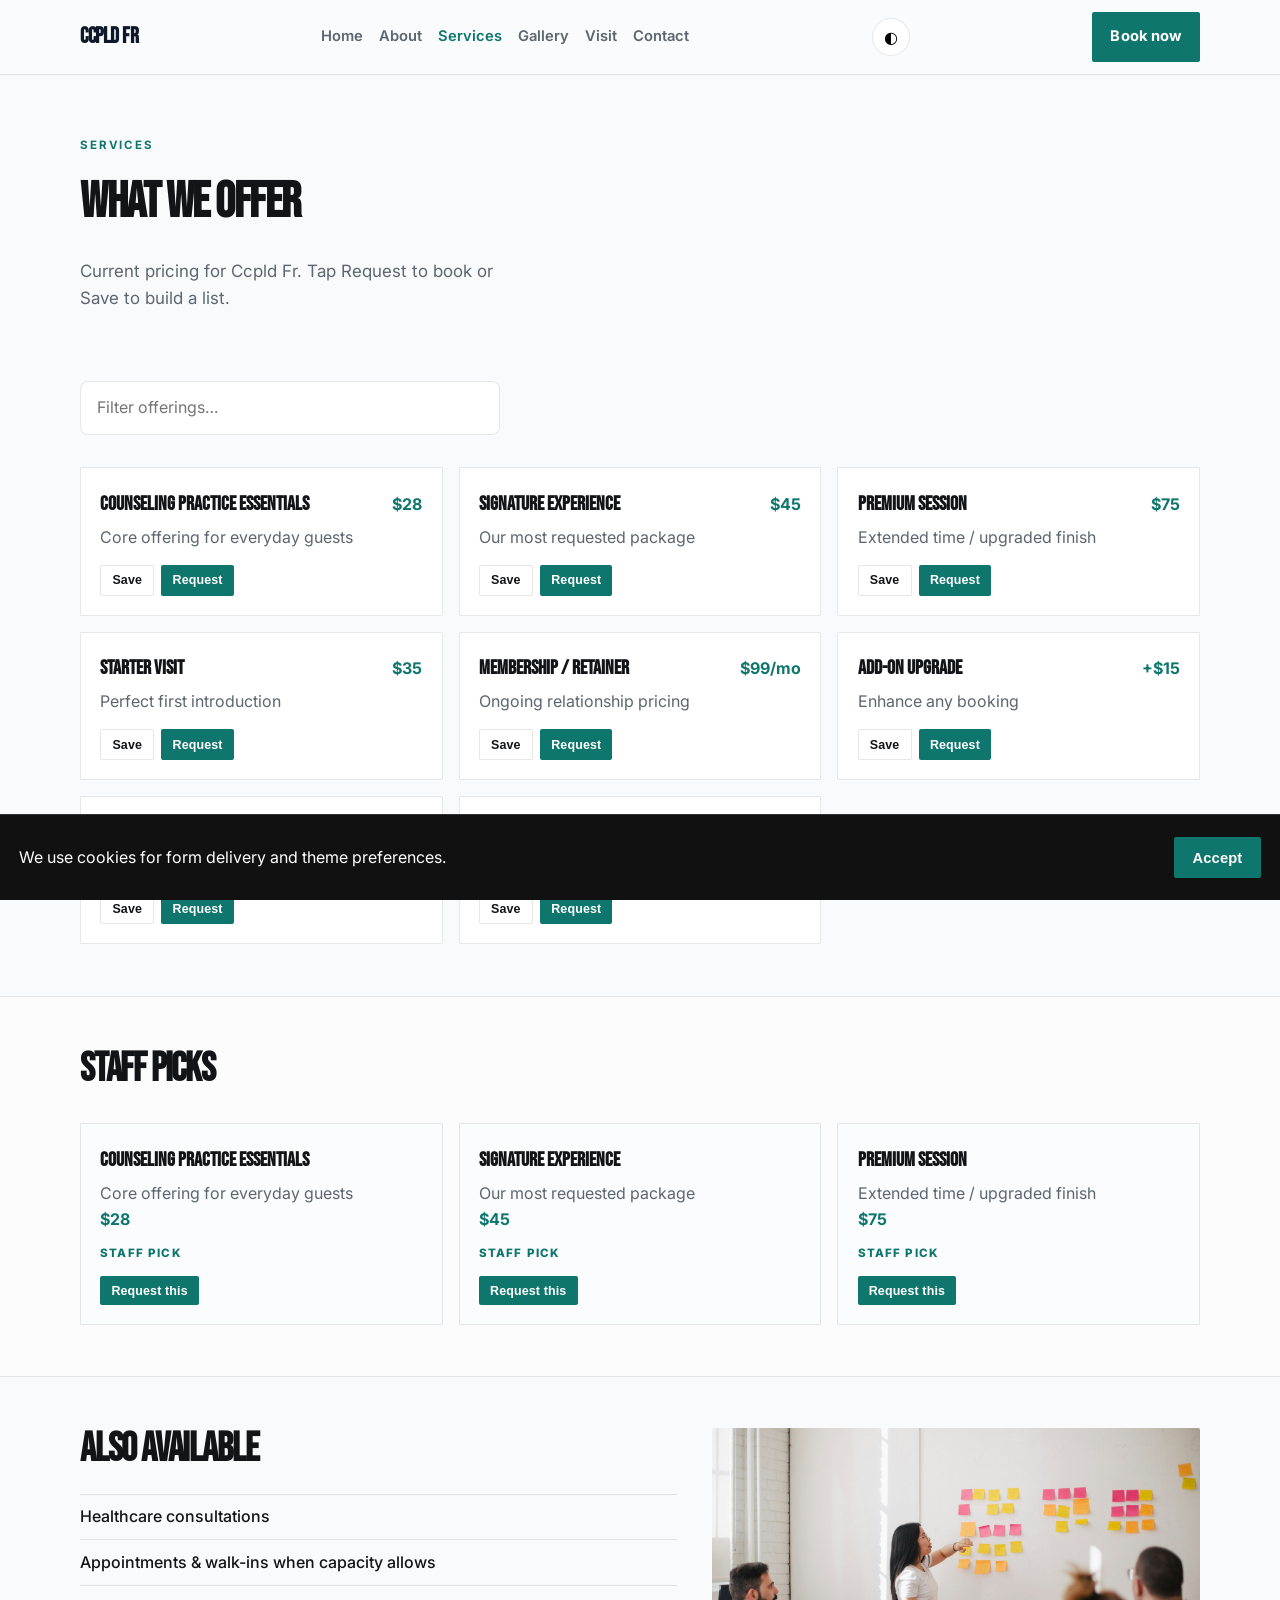
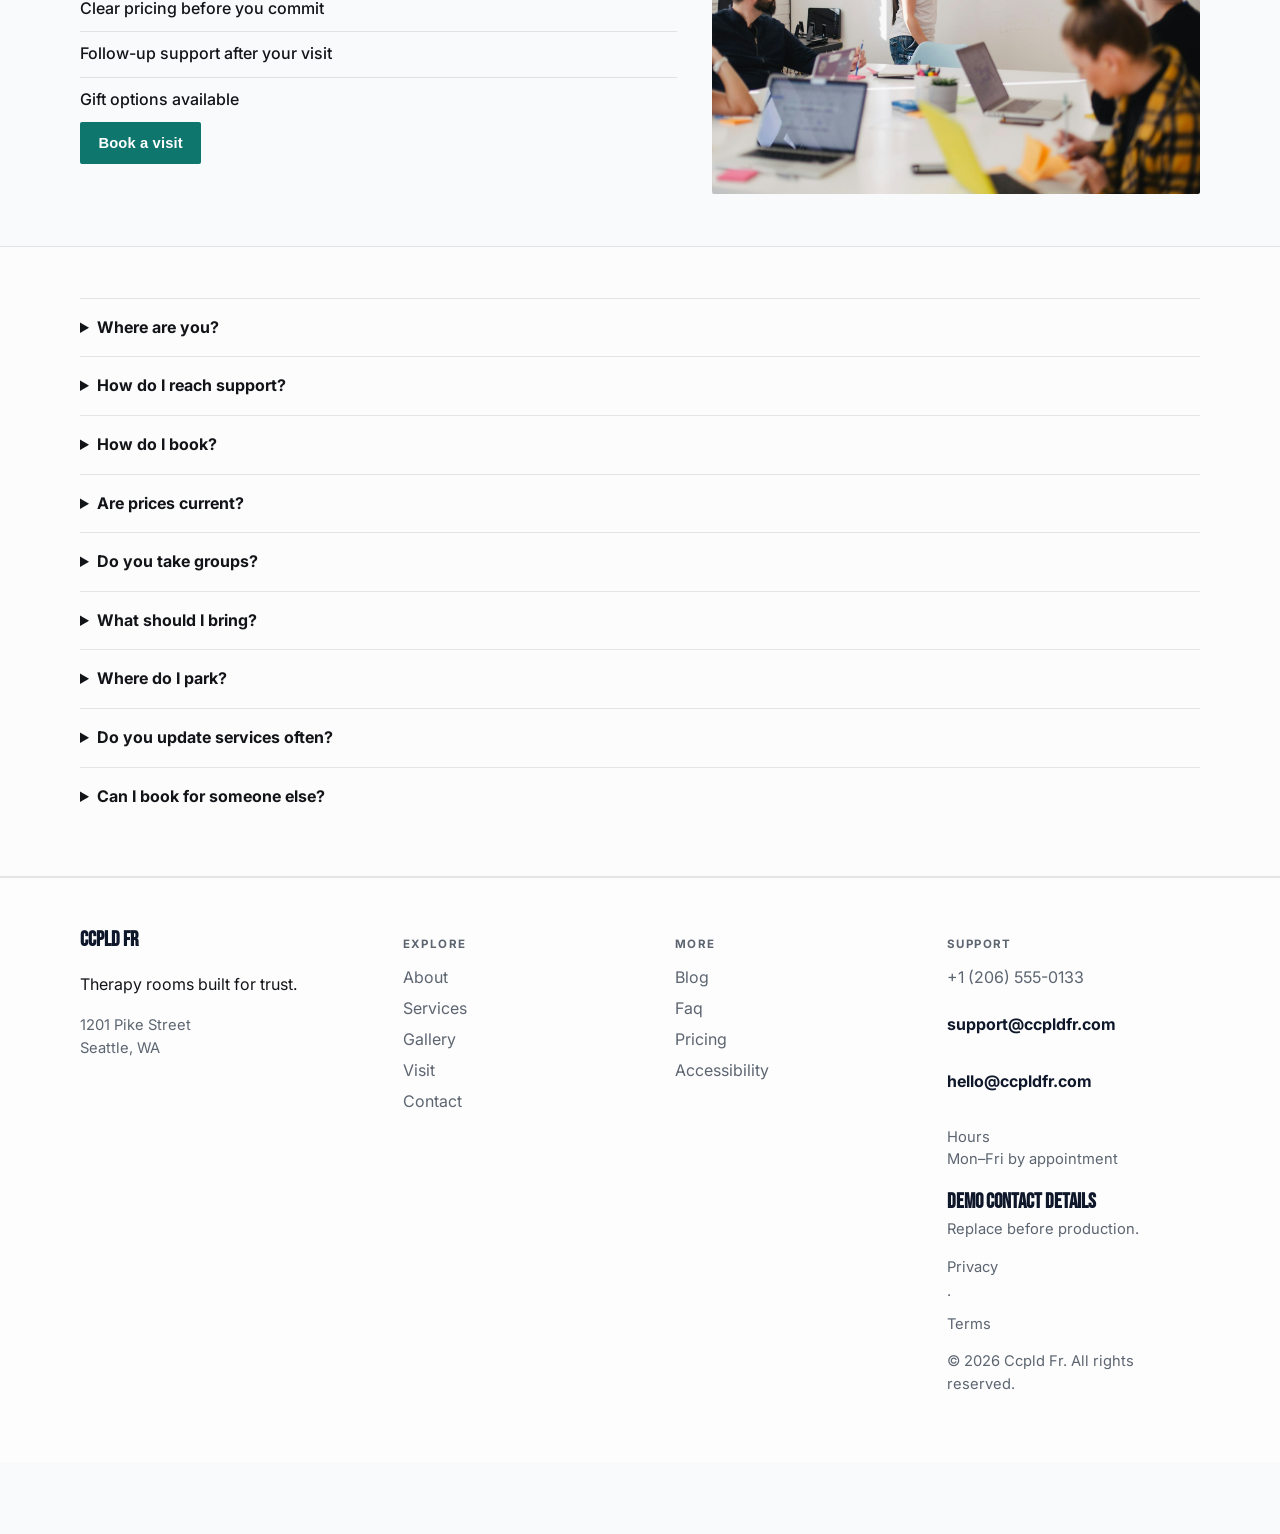
<file: offerings.html>
<!DOCTYPE html>
<html lang="en">
<head>
  <meta charset="UTF-8" />
  <meta name="viewport" content="width=device-width, initial-scale=1" />
  <title>Services | Ccpld Fr</title>
  <meta name="description" content="Services — Ccpld Fr" />
  <meta property="og:title" content="Services | Ccpld Fr" />
  <meta property="og:description" content="Services — Ccpld Fr" />
  <meta property="og:type" content="website" />
  <meta name="twitter:card" content="summary_large_image" />
  <meta name="twitter:title" content="Services | Ccpld Fr" />
  <meta name="twitter:description" content="Services — Ccpld Fr" />
  <meta property="og:image" content="assets/img-1.jpg" />
  <meta name="twitter:image" content="assets/img-1.jpg" />
  <meta property="og:url" content="https://ccpld-fr.github.io" />
  <script type="application/ld+json">{"@context": "https://schema.org", "@type": "LocalBusiness", "name": "Ccpld Fr", "description": "Therapy rooms built for trust.", "url": "https://ccpld-fr.github.io", "image": "assets/img-1.jpg"}</script>
<script type="application/ld+json">{"@context": "https://schema.org", "@type": "FAQPage", "mainEntity": [{"@type": "Question", "name": "Where are you?", "acceptedAnswer": {"@type": "Answer", "text": "1201 Pike Street, Seattle, WA. See the map on Visit."}}, {"@type": "Question", "name": "How do I reach support?", "acceptedAnswer": {"@type": "Answer", "text": "Use the Contact form or email support@ccpldfr.com. We reply during open hours."}}, {"@type": "Question", "name": "How do I book?", "acceptedAnswer": {"@type": "Answer", "text": "Send a message on Contact, email bookings@ccpldfr.com, or call +1 (206) 555-0133."}}, {"@type": "Question", "name": "Are prices current?", "acceptedAnswer": {"@type": "Answer", "text": "Listed prices are current and may shift with seasons — we update this site when they do."}}, {"@type": "Question", "name": "Do you take groups?", "acceptedAnswer": {"@type": "Answer", "text": "Yes for many bookings — tell us the size and date and we'll confirm what Ccpld Fr can host."}}, {"@type": "Question", "name": "What should I bring?", "acceptedAnswer": {"@type": "Answer", "text": "Just yourself (and any notes on allergies, sizes, or preferences). We'll handle the rest."}}, {"@type": "Question", "name": "Do you take walk-ins at Ccpld Fr?", "acceptedAnswer": {"@type": "Answer", "text": "Yes when capacity allows — check Visit for peak hours."}}, {"@type": "Question", "name": "Do you host private events?", "acceptedAnswer": {"@type": "Answer", "text": "Contact us with date, headcount and services preferences."}}, {"@type": "Question", "name": "Where can I read updates?", "acceptedAnswer": {"@type": "Answer", "text": "Blog and Journal pages publish changes before social media."}}, {"@type": "Question", "name": "How do I join the team?", "acceptedAnswer": {"@type": "Answer", "text": "Open roles are listed on Careers — we reply to every application."}}, {"@type": "Question", "name": "Is the space accessible?", "acceptedAnswer": {"@type": "Answer", "text": "See our Accessibility page for entrance, seating and restroom notes."}}, {"@type": "Question", "name": "Do you offer gift cards?", "acceptedAnswer": {"@type": "Answer", "text": "Yes — see our Gift Cards page for digital and in-store options."}}, {"@type": "Question", "name": "Can I book for someone else?", "acceptedAnswer": {"@type": "Answer", "text": "Yes — include their name and preferences in the contact form."}}, {"@type": "Question", "name": "Is parking available?", "acceptedAnswer": {"@type": "Answer", "text": "See Locations for the branch closest to you in Seattle."}}]}</script>
<script type="application/ld+json">{"@context": "https://schema.org", "@type": "WebSite", "name": "Ccpld Fr", "url": "https://ccpld-fr.github.io", "description": "Therapy rooms built for trust."}</script>
  <link rel="alternate" hreflang="en" href="index.html" />
  <link rel="alternate" hreflang="x-default" href="index.html" />
  <meta name="theme-color" content="#111111" />
  <link rel="preconnect" href="https://fonts.googleapis.com" />
  <link rel="preconnect" href="https://fonts.gstatic.com" crossorigin />
  <link href="https://fonts.googleapis.com/css2?family=Bebas+Neue&family=Inter:wght@400;500;600;700&display=swap" rel="stylesheet" />
  <link rel="stylesheet" href="styles.css" />
  <link rel="icon" href="favicon.svg" type="image/svg+xml" />
</head>
<body>

  <header class="top">
    <div class="shell bar">
      <a class="logo" href="index.html">Ccpld Fr</a>
      <button class="nav-toggle" type="button" aria-label="Open menu" data-nav-toggle>
        <span></span><span></span><span></span>
      </button>
      <nav data-nav><a href="index.html">Home</a><a href="about.html">About</a><a href="offerings.html" class="on">Services</a><a href="gallery.html">Gallery</a><a href="visit.html">Visit</a><a href="contact.html">Contact</a></nav>
      <button type="button" class="theme-toggle" data-theme-toggle aria-label="Toggle dark mode">◐</button>
      <a class="cta" href="contact.html" data-open-book>Book now</a>
    </div>
  </header>  <main class="page">
    <section class="page-hero"><div class="shell">
      <p class="eyebrow">Services</p>
      <h1>What we offer</h1>
      <p class="lead">Current pricing for Ccpld Fr. Tap Request to book or Save to build a list.</p>
      <div class="saved-tray" data-saved-tray hidden><strong>Your list</strong><ul data-saved-list></ul>
      <button type="button" class="btn solid mini" data-open-book data-pref-from-list>Request saved</button>
      <button type="button" class="btn quiet mini" data-clear-saved>Clear</button></div>
    </div></section>
    <section class="block"><div class="shell"><div class="offer-tools"><input data-filter-offer type="search" placeholder="Filter offerings…" /></div>
    <div class="menu-grid"><article class="item" data-item="Counseling Practice Essentials">
          <div class="item-top"><h3>Counseling Practice Essentials</h3><span class="price">$28</span></div>
          <p>Core offering for everyday guests</p>
          <div class="item-actions">
            <button type="button" class="btn quiet mini" data-save-item data-name="Counseling Practice Essentials">Save</button>
            <button type="button" class="btn solid mini" data-open-book data-pref="Counseling Practice Essentials">Request</button>
          </div>
        </article>
<article class="item" data-item="Signature Experience">
          <div class="item-top"><h3>Signature Experience</h3><span class="price">$45</span></div>
          <p>Our most requested package</p>
          <div class="item-actions">
            <button type="button" class="btn quiet mini" data-save-item data-name="Signature Experience">Save</button>
            <button type="button" class="btn solid mini" data-open-book data-pref="Signature Experience">Request</button>
          </div>
        </article>
<article class="item" data-item="Premium Session">
          <div class="item-top"><h3>Premium Session</h3><span class="price">$75</span></div>
          <p>Extended time / upgraded finish</p>
          <div class="item-actions">
            <button type="button" class="btn quiet mini" data-save-item data-name="Premium Session">Save</button>
            <button type="button" class="btn solid mini" data-open-book data-pref="Premium Session">Request</button>
          </div>
        </article>
<article class="item" data-item="Starter Visit">
          <div class="item-top"><h3>Starter Visit</h3><span class="price">$35</span></div>
          <p>Perfect first introduction</p>
          <div class="item-actions">
            <button type="button" class="btn quiet mini" data-save-item data-name="Starter Visit">Save</button>
            <button type="button" class="btn solid mini" data-open-book data-pref="Starter Visit">Request</button>
          </div>
        </article>
<article class="item" data-item="Membership / Retainer">
          <div class="item-top"><h3>Membership / Retainer</h3><span class="price">$99/mo</span></div>
          <p>Ongoing relationship pricing</p>
          <div class="item-actions">
            <button type="button" class="btn quiet mini" data-save-item data-name="Membership / Retainer">Save</button>
            <button type="button" class="btn solid mini" data-open-book data-pref="Membership / Retainer">Request</button>
          </div>
        </article>
<article class="item" data-item="Add-on Upgrade">
          <div class="item-top"><h3>Add-on Upgrade</h3><span class="price">+$15</span></div>
          <p>Enhance any booking</p>
          <div class="item-actions">
            <button type="button" class="btn quiet mini" data-save-item data-name="Add-on Upgrade">Save</button>
            <button type="button" class="btn solid mini" data-open-book data-pref="Add-on Upgrade">Request</button>
          </div>
        </article>
<article class="item" data-item="Group / Team Option">
          <div class="item-top"><h3>Group / Team Option</h3><span class="price">Custom</span></div>
          <p>Built for more than one</p>
          <div class="item-actions">
            <button type="button" class="btn quiet mini" data-save-item data-name="Group / Team Option">Save</button>
            <button type="button" class="btn solid mini" data-open-book data-pref="Group / Team Option">Request</button>
          </div>
        </article>
<article class="item" data-item="Gift Certificate">
          <div class="item-top"><h3>Gift Certificate</h3><span class="price">$50</span></div>
          <p>Share the experience</p>
          <div class="item-actions">
            <button type="button" class="btn quiet mini" data-save-item data-name="Gift Certificate">Save</button>
            <button type="button" class="btn solid mini" data-open-book data-pref="Gift Certificate">Request</button>
          </div>
        </article></div></div></section>
    <section class="block tint"><div class="shell"><h2>Staff picks</h2><div class="menu-grid"><article class="item soft" data-item="Counseling Practice Essentials">
          <h3>Counseling Practice Essentials</h3><p>Core offering for everyday guests</p><span class="price">$28</span><p class="tag">Staff pick</p>
          <div class="item-actions">
            <button type="button" class="btn solid mini" data-open-book data-pref="Counseling Practice Essentials">Request this</button>
          </div>
        </article>
<article class="item soft" data-item="Signature Experience">
          <h3>Signature Experience</h3><p>Our most requested package</p><span class="price">$45</span><p class="tag">Staff pick</p>
          <div class="item-actions">
            <button type="button" class="btn solid mini" data-open-book data-pref="Signature Experience">Request this</button>
          </div>
        </article>
<article class="item soft" data-item="Premium Session">
          <h3>Premium Session</h3><p>Extended time / upgraded finish</p><span class="price">$75</span><p class="tag">Staff pick</p>
          <div class="item-actions">
            <button type="button" class="btn solid mini" data-open-book data-pref="Premium Session">Request this</button>
          </div>
        </article></div></div></section>
    <section class="block"><div class="shell split"><div><h2>Also available</h2><ul class="checks"><li>Healthcare consultations</li>
<li>Appointments & walk-ins when capacity allows</li>
<li>Clear pricing before you commit</li>
<li>Follow-up support after your visit</li>
<li>Gift options available</li></ul>
    <button type="button" class="btn solid" data-open-book>Book a visit</button></div>
    <img class="solo" src="assets/img-5.jpg" alt="offerings" /></div></section>
    <section class="block tint"><div class="shell"><div class="faq"><details><summary>Where are you?</summary><p>1201 Pike Street, Seattle, WA. See the map on Visit.</p></details>
<details><summary>How do I reach support?</summary><p>Use the Contact form or email support@ccpldfr.com. We reply during open hours.</p></details>
<details><summary>How do I book?</summary><p>Send a message on Contact, email bookings@ccpldfr.com, or call +1 (206) 555-0133.</p></details>
<details><summary>Are prices current?</summary><p>Listed prices are current and may shift with seasons — we update this site when they do.</p></details>
<details><summary>Do you take groups?</summary><p>Yes for many bookings — tell us the size and date and we'll confirm what Ccpld Fr can host.</p></details>
<details><summary>What should I bring?</summary><p>Just yourself (and any notes on allergies, sizes, or preferences). We'll handle the rest.</p></details>
<details><summary>Where do I park?</summary><p>See the Visit page for address and map links around Seattle.</p></details>
<details><summary>Do you update services often?</summary><p>Yes — seasonal shifts are posted here first.</p></details>
<details><summary>Can I book for someone else?</summary><p>Yes — include their name and preferences in the Contact form or email support@ccpldfr.com.</p></details></div></div></section>
  </main>
  <footer class="foot">
    <div class="shell foot-grid">
      <div>
        <strong>Ccpld Fr</strong>
        <p>Therapy rooms built for trust.</p>
        <p class="foot-meta">1201 Pike Street<br/>Seattle, WA</p>
      </div>
      <div>
        <p class="fh">Explore</p>
        <a href="about.html">About</a><a href="offerings.html">Services</a><a href="gallery.html">Gallery</a><a href="visit.html">Visit</a><a href="contact.html">Contact</a>
      </div>
      <div>
        <p class="fh">More</p>
        <a href="blog.html">Blog</a><a href="faq.html">Faq</a><a href="pricing.html">Pricing</a><a href="accessibility.html">Accessibility</a>
      </div>
      <div>
        <p class="fh">Support</p>
        <a href="tel:+12065550133">+1 (206) 555-0133</a>
        <p class="mail-plain">support@ccpldfr.com</p>
        <p class="mail-plain">hello@ccpldfr.com</p>
        <p class="foot-meta">Hours<br/>Mon–Fri by appointment</p>
        <p class="foot-meta"><strong>Demo contact details</strong><br/>Replace before production.</p>
        <p class="foot-meta"><a href="privacy.html">Privacy</a> · <a href="terms.html">Terms</a></p>
        <p class="foot-meta">© 2026 Ccpld Fr. All rights reserved.</p>
      </div>
    </div>
  </footer>
  <div class="cookie-bar" data-cookie-bar hidden>
    <p>We use cookies for form delivery and theme preferences.</p>
    <button type="button" class="btn solid" data-cookie-accept>Accept</button>
  </div>
  <div class="mobile-cta">
    <a href="tel:+12065550133">Call</a>
    <button type="button" data-open-book>Book</button>
    <a href="visit.html">Map</a>
  </div>
  <div class="toast" data-toast hidden></div>

  <div class="modal" data-book-modal hidden>
    <div class="modal-card">
      <button class="modal-close" type="button" data-close-book aria-label="Close">×</button>
      <p class="eyebrow">Quick request</p>
      <h3>Contact Ccpld Fr</h3>
      <p class="lead">Send the essentials and we will reply by email.</p>
      <form class="contact-form compact" data-quick-book data-support="support@ccpldfr.com">
        <label>Name<input name="name" required placeholder="Your name" /></label>
        <label>Email<input type="email" name="email" required placeholder="you@email.com" /></label>
        <label>Timing<input name="when" required placeholder="Preferred date or timeline" /></label>
        <label>Notes<textarea name="message" rows="3" placeholder="Project, product, service or other details…"></textarea></label>
        <button class="btn solid" type="submit">Book</button>
      </form>
    </div>
  </div>

  <div class="lightbox" data-lightbox hidden>
    <button class="modal-close" type="button" data-lightbox-close aria-label="Close">×</button>
    <img data-lightbox-img alt="" />
    <div class="lightbox-nav">
      <button type="button" data-lightbox-prev>‹</button>
      <button type="button" data-lightbox-next>›</button>
    </div>
  </div>
  <script src="site.js"></script>
</body></html>
</file>
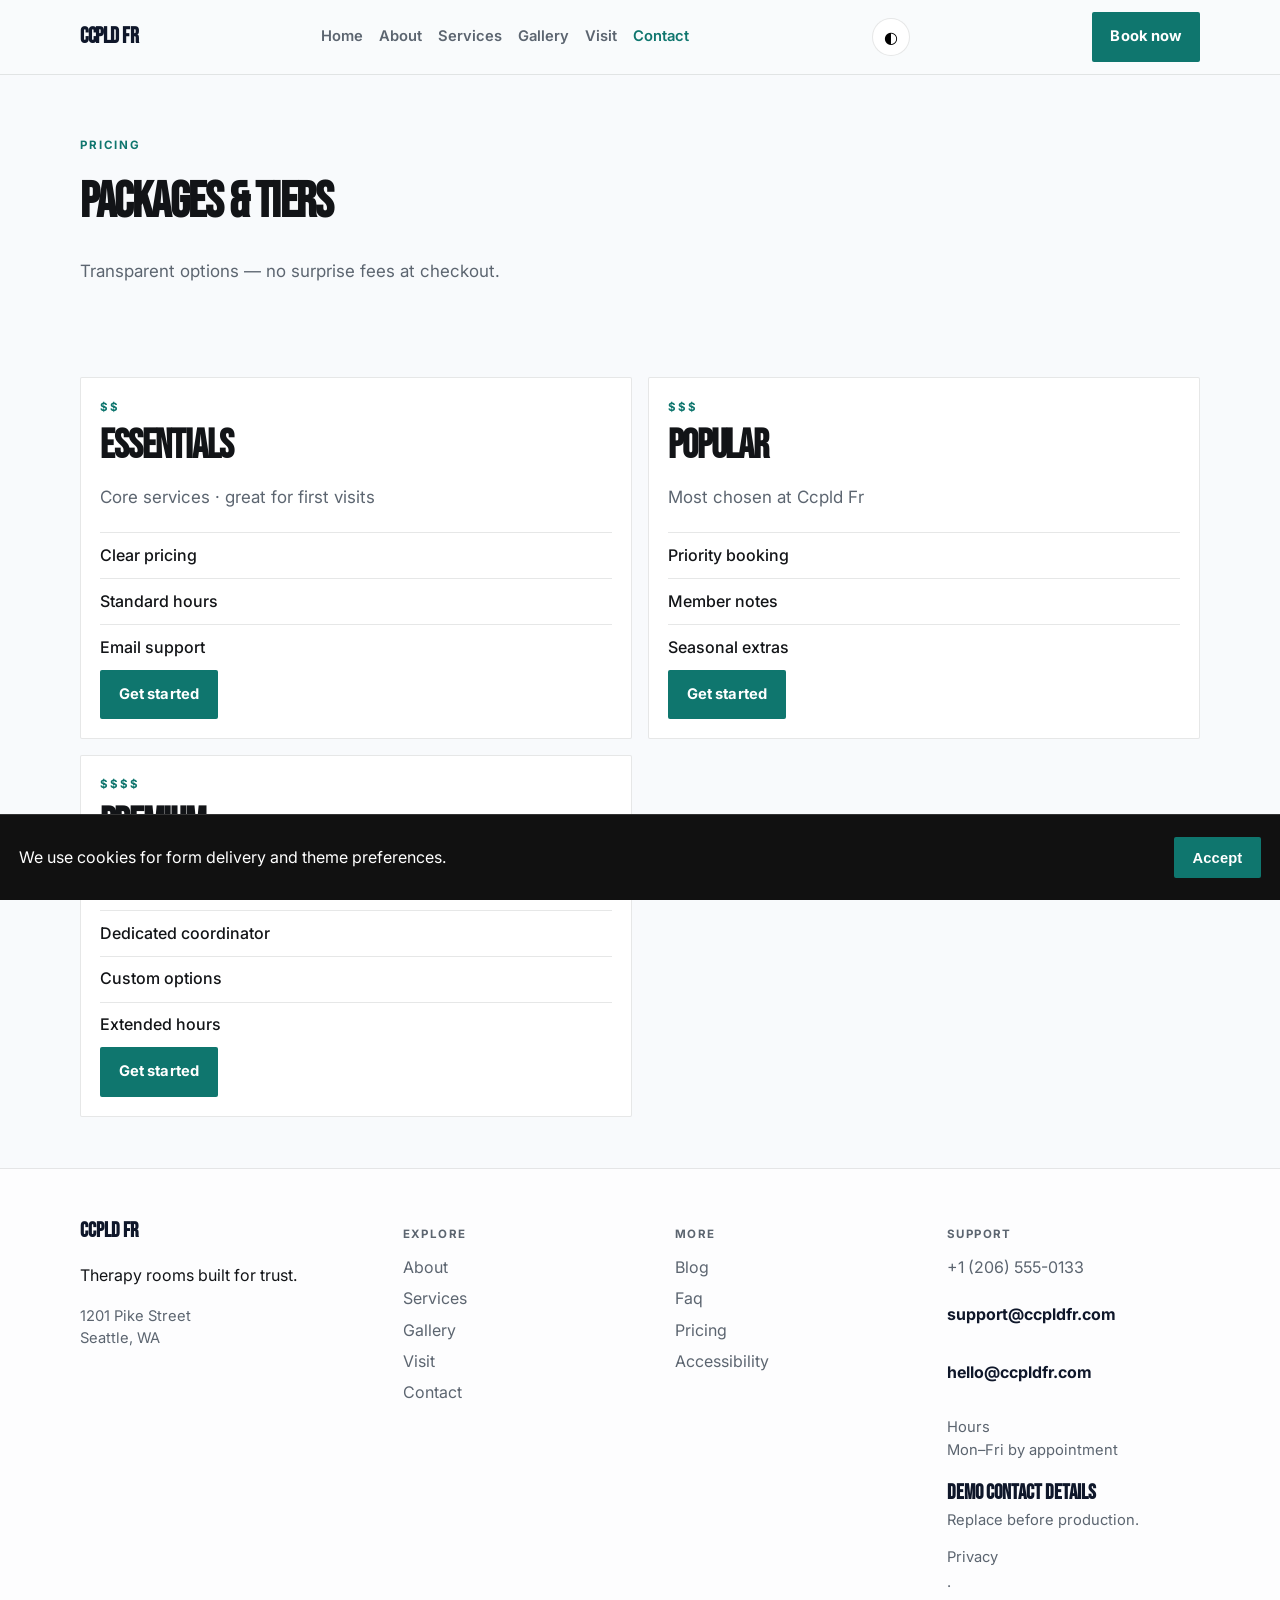
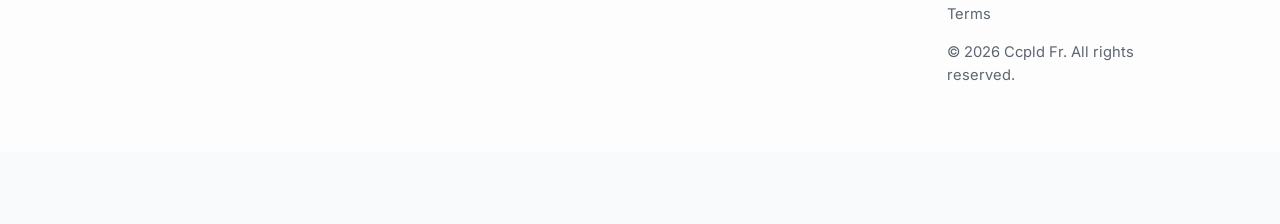
<file: pricing.html>
<!DOCTYPE html>
<html lang="en">
<head>
  <meta charset="UTF-8" />
  <meta name="viewport" content="width=device-width, initial-scale=1" />
  <title>Pricing | Ccpld Fr</title>
  <meta name="description" content="Packages and pricing" />
  <meta property="og:title" content="Pricing | Ccpld Fr" />
  <meta property="og:description" content="Packages and pricing" />
  <meta property="og:type" content="website" />
  <meta name="twitter:card" content="summary_large_image" />
  <meta name="twitter:title" content="Pricing | Ccpld Fr" />
  <meta name="twitter:description" content="Packages and pricing" />
  <meta property="og:image" content="assets/img-1.jpg" />
  <meta name="twitter:image" content="assets/img-1.jpg" />
  <meta property="og:url" content="https://ccpld-fr.github.io" />
  <script type="application/ld+json">{"@context": "https://schema.org", "@type": "LocalBusiness", "name": "Ccpld Fr", "description": "Therapy rooms built for trust.", "url": "https://ccpld-fr.github.io", "image": "assets/img-1.jpg"}</script>
<script type="application/ld+json">{"@context": "https://schema.org", "@type": "FAQPage", "mainEntity": [{"@type": "Question", "name": "Where are you?", "acceptedAnswer": {"@type": "Answer", "text": "1201 Pike Street, Seattle, WA. See the map on Visit."}}, {"@type": "Question", "name": "How do I reach support?", "acceptedAnswer": {"@type": "Answer", "text": "Use the Contact form or email support@ccpldfr.com. We reply during open hours."}}, {"@type": "Question", "name": "How do I book?", "acceptedAnswer": {"@type": "Answer", "text": "Send a message on Contact, email bookings@ccpldfr.com, or call +1 (206) 555-0133."}}, {"@type": "Question", "name": "Are prices current?", "acceptedAnswer": {"@type": "Answer", "text": "Listed prices are current and may shift with seasons — we update this site when they do."}}, {"@type": "Question", "name": "Do you take groups?", "acceptedAnswer": {"@type": "Answer", "text": "Yes for many bookings — tell us the size and date and we'll confirm what Ccpld Fr can host."}}, {"@type": "Question", "name": "What should I bring?", "acceptedAnswer": {"@type": "Answer", "text": "Just yourself (and any notes on allergies, sizes, or preferences). We'll handle the rest."}}, {"@type": "Question", "name": "Do you take walk-ins at Ccpld Fr?", "acceptedAnswer": {"@type": "Answer", "text": "Yes when capacity allows — check Visit for peak hours."}}, {"@type": "Question", "name": "Do you host private events?", "acceptedAnswer": {"@type": "Answer", "text": "Contact us with date, headcount and services preferences."}}, {"@type": "Question", "name": "Where can I read updates?", "acceptedAnswer": {"@type": "Answer", "text": "Blog and Journal pages publish changes before social media."}}, {"@type": "Question", "name": "How do I join the team?", "acceptedAnswer": {"@type": "Answer", "text": "Open roles are listed on Careers — we reply to every application."}}, {"@type": "Question", "name": "Is the space accessible?", "acceptedAnswer": {"@type": "Answer", "text": "See our Accessibility page for entrance, seating and restroom notes."}}, {"@type": "Question", "name": "Do you offer gift cards?", "acceptedAnswer": {"@type": "Answer", "text": "Yes — see our Gift Cards page for digital and in-store options."}}, {"@type": "Question", "name": "Can I book for someone else?", "acceptedAnswer": {"@type": "Answer", "text": "Yes — include their name and preferences in the contact form."}}, {"@type": "Question", "name": "Is parking available?", "acceptedAnswer": {"@type": "Answer", "text": "See Locations for the branch closest to you in Seattle."}}]}</script>
<script type="application/ld+json">{"@context": "https://schema.org", "@type": "WebSite", "name": "Ccpld Fr", "url": "https://ccpld-fr.github.io", "description": "Therapy rooms built for trust."}</script>
  <link rel="alternate" hreflang="en" href="index.html" />
  <link rel="alternate" hreflang="x-default" href="index.html" />
  <meta name="theme-color" content="#111111" />
  <link rel="preconnect" href="https://fonts.googleapis.com" />
  <link rel="preconnect" href="https://fonts.gstatic.com" crossorigin />
  <link href="https://fonts.googleapis.com/css2?family=Bebas+Neue&family=Inter:wght@400;500;600;700&display=swap" rel="stylesheet" />
  <link rel="stylesheet" href="styles.css" />
  <link rel="icon" href="favicon.svg" type="image/svg+xml" />
</head>
<body>

  <header class="top">
    <div class="shell bar">
      <a class="logo" href="index.html">Ccpld Fr</a>
      <button class="nav-toggle" type="button" aria-label="Open menu" data-nav-toggle>
        <span></span><span></span><span></span>
      </button>
      <nav data-nav><a href="index.html">Home</a><a href="about.html">About</a><a href="offerings.html">Services</a><a href="gallery.html">Gallery</a><a href="visit.html">Visit</a><a href="contact.html" class="on">Contact</a></nav>
      <button type="button" class="theme-toggle" data-theme-toggle aria-label="Toggle dark mode">◐</button>
      <a class="cta" href="contact.html" data-open-book>Book now</a>
    </div>
  </header>  <main class="page">
    <section class="page-hero"><div class="shell">
      <p class="eyebrow">Pricing</p>
      <h1>Packages &amp; tiers</h1>
      <p class="lead">Transparent options — no surprise fees at checkout.</p>
    </div></section>
    <section class="block"><div class="shell value-grid"><article class="price-tier reveal">
      <p class="eyebrow">$$</p>
      <h2>Essentials</h2>
      <p class="lead">Core services · great for first visits</p>
      <ul class="checks"><li>Clear pricing</li><li>Standard hours</li><li>Email support</li></ul>
      <a class="btn solid" href="contact.html" data-open-book>Get started</a>
    </article><article class="price-tier reveal">
      <p class="eyebrow">$$$</p>
      <h2>Popular</h2>
      <p class="lead">Most chosen at Ccpld Fr</p>
      <ul class="checks"><li>Priority booking</li><li>Member notes</li><li>Seasonal extras</li></ul>
      <a class="btn solid" href="contact.html" data-open-book>Get started</a>
    </article><article class="price-tier reveal">
      <p class="eyebrow">$$$$</p>
      <h2>Premium</h2>
      <p class="lead">Full experience · groups &amp; events</p>
      <ul class="checks"><li>Dedicated coordinator</li><li>Custom options</li><li>Extended hours</li></ul>
      <a class="btn solid" href="contact.html" data-open-book>Get started</a>
    </article></div></section>
  </main>
  <footer class="foot">
    <div class="shell foot-grid">
      <div>
        <strong>Ccpld Fr</strong>
        <p>Therapy rooms built for trust.</p>
        <p class="foot-meta">1201 Pike Street<br/>Seattle, WA</p>
      </div>
      <div>
        <p class="fh">Explore</p>
        <a href="about.html">About</a><a href="offerings.html">Services</a><a href="gallery.html">Gallery</a><a href="visit.html">Visit</a><a href="contact.html">Contact</a>
      </div>
      <div>
        <p class="fh">More</p>
        <a href="blog.html">Blog</a><a href="faq.html">Faq</a><a href="pricing.html">Pricing</a><a href="accessibility.html">Accessibility</a>
      </div>
      <div>
        <p class="fh">Support</p>
        <a href="tel:+12065550133">+1 (206) 555-0133</a>
        <p class="mail-plain">support@ccpldfr.com</p>
        <p class="mail-plain">hello@ccpldfr.com</p>
        <p class="foot-meta">Hours<br/>Mon–Fri by appointment</p>
        <p class="foot-meta"><strong>Demo contact details</strong><br/>Replace before production.</p>
        <p class="foot-meta"><a href="privacy.html">Privacy</a> · <a href="terms.html">Terms</a></p>
        <p class="foot-meta">© 2026 Ccpld Fr. All rights reserved.</p>
      </div>
    </div>
  </footer>
  <div class="cookie-bar" data-cookie-bar hidden>
    <p>We use cookies for form delivery and theme preferences.</p>
    <button type="button" class="btn solid" data-cookie-accept>Accept</button>
  </div>
  <div class="mobile-cta">
    <a href="tel:+12065550133">Call</a>
    <button type="button" data-open-book>Book</button>
    <a href="visit.html">Map</a>
  </div>
  <div class="toast" data-toast hidden></div>

  <div class="modal" data-book-modal hidden>
    <div class="modal-card">
      <button class="modal-close" type="button" data-close-book aria-label="Close">×</button>
      <p class="eyebrow">Quick request</p>
      <h3>Contact Ccpld Fr</h3>
      <p class="lead">Send the essentials and we will reply by email.</p>
      <form class="contact-form compact" data-quick-book data-support="support@ccpldfr.com">
        <label>Name<input name="name" required placeholder="Your name" /></label>
        <label>Email<input type="email" name="email" required placeholder="you@email.com" /></label>
        <label>Timing<input name="when" required placeholder="Preferred date or timeline" /></label>
        <label>Notes<textarea name="message" rows="3" placeholder="Project, product, service or other details…"></textarea></label>
        <button class="btn solid" type="submit">Book</button>
      </form>
    </div>
  </div>

  <div class="lightbox" data-lightbox hidden>
    <button class="modal-close" type="button" data-lightbox-close aria-label="Close">×</button>
    <img data-lightbox-img alt="" />
    <div class="lightbox-nav">
      <button type="button" data-lightbox-prev>‹</button>
      <button type="button" data-lightbox-next>›</button>
    </div>
  </div>
  <script src="site.js"></script>
</body></html>
</file>
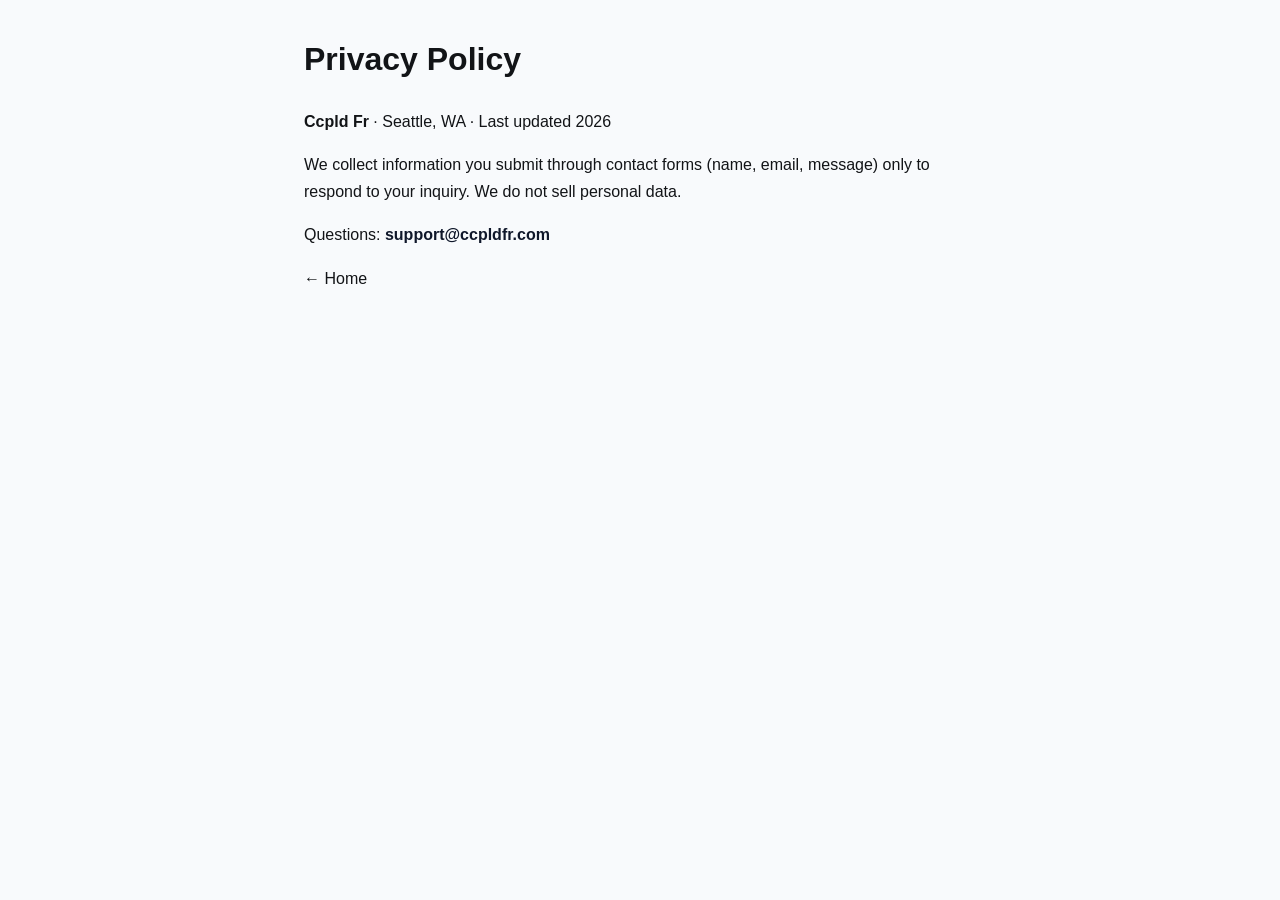
<file: privacy.html>
<!DOCTYPE html>
<html lang="en"><head><meta charset="UTF-8"><meta name="viewport" content="width=device-width,initial-scale=1">
<title>Privacy Policy | Ccpld Fr</title>
<meta name="description" content="Privacy information for Ccpld Fr">
<link rel="stylesheet" href="styles.css"></head>
<body><main class="page" style="max-width:720px;margin:2rem auto;padding:0 1.5rem;line-height:1.7">
<h1>Privacy Policy</h1>
<p><strong>Ccpld Fr</strong> · Seattle, WA · Last updated 2026</p>
<p>We collect information you submit through contact forms (name, email, message) only to respond to your inquiry. We do not sell personal data.</p>
<p>Questions: <span class="mail-plain">support@ccpldfr.com</span></p>
<p><a href="index.html">← Home</a></p>
</main></body></html>
</file>
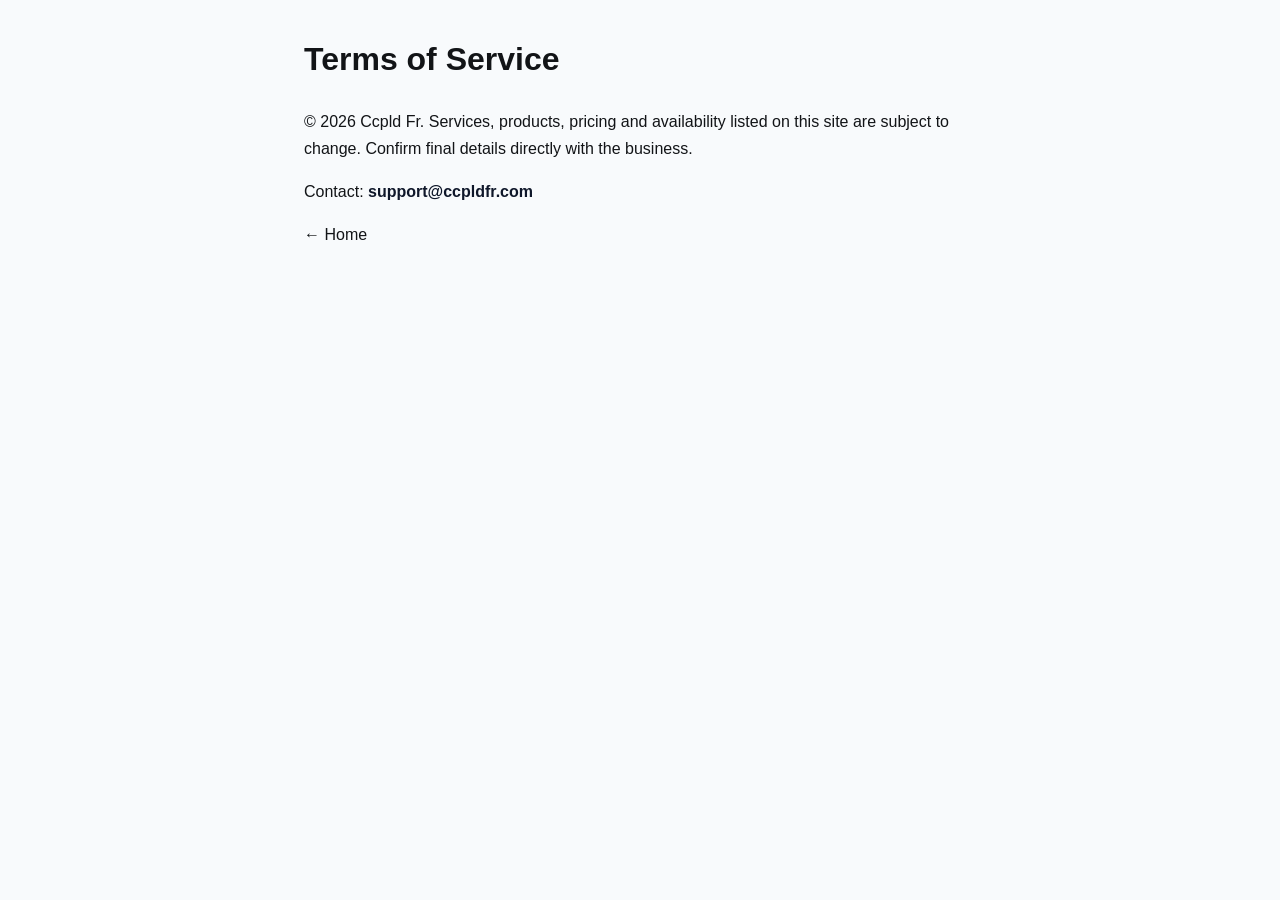
<file: terms.html>
<!DOCTYPE html>
<html lang="en"><head><meta charset="UTF-8"><meta name="viewport" content="width=device-width,initial-scale=1">
<title>Terms of Service | Ccpld Fr</title>
<meta name="description" content="Terms and conditions for Ccpld Fr">
<link rel="stylesheet" href="styles.css"></head>
<body><main class="page" style="max-width:720px;margin:2rem auto;padding:0 1.5rem;line-height:1.7">
<h1>Terms of Service</h1>
<p>© 2026 Ccpld Fr. Services, products, pricing and availability listed on this site are subject to change. Confirm final details directly with the business.</p>
<p>Contact: <span class="mail-plain">support@ccpldfr.com</span></p>
<p><a href="index.html">← Home</a></p>
</main></body></html>
</file>
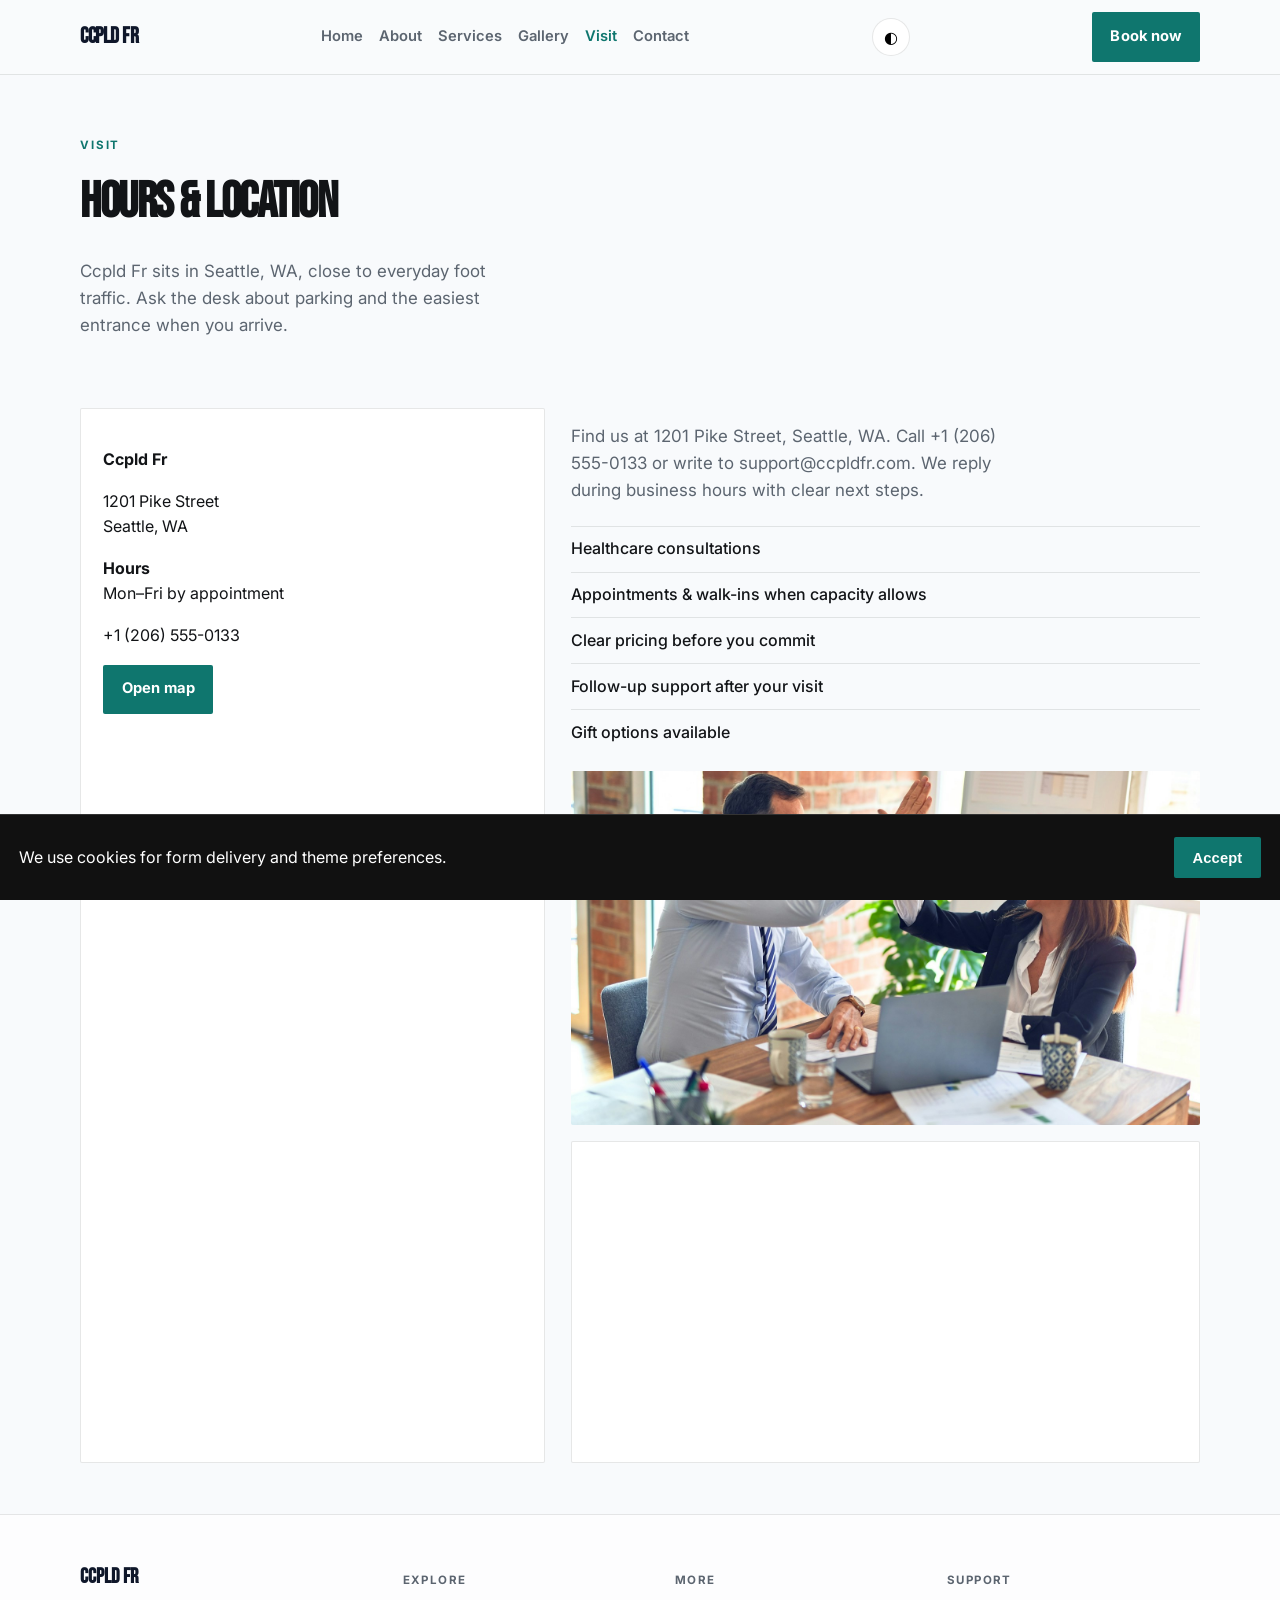
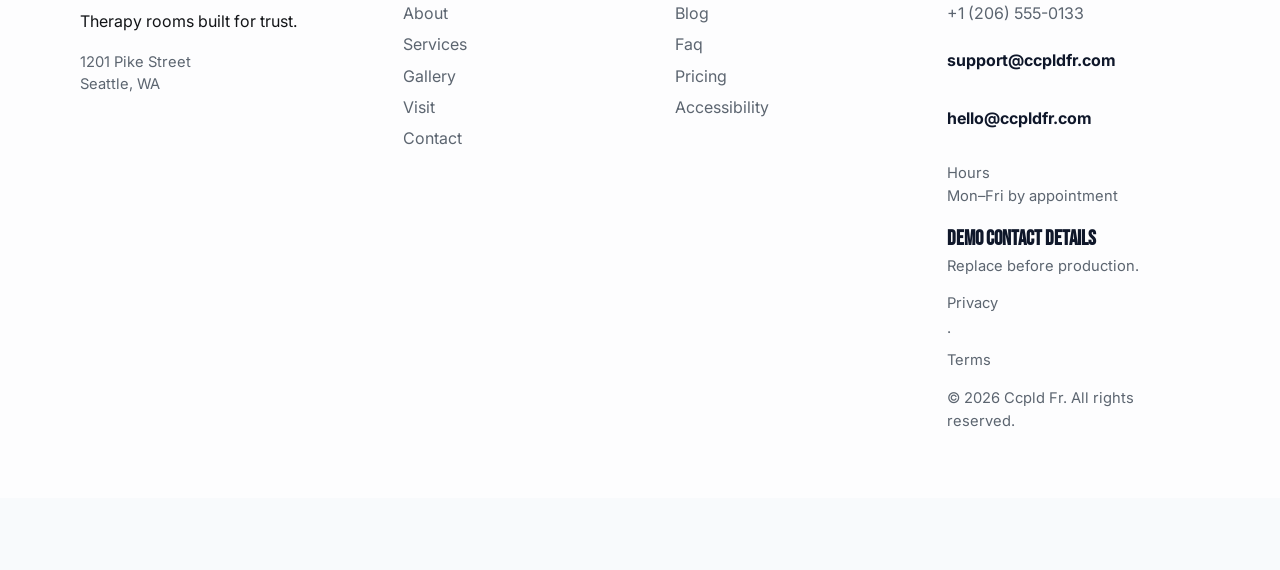
<file: visit.html>
<!DOCTYPE html>
<html lang="en">
<head>
  <meta charset="UTF-8" />
  <meta name="viewport" content="width=device-width, initial-scale=1" />
  <title>Visit | Ccpld Fr</title>
  <meta name="description" content="Mon–Fri by appointment" />
  <meta property="og:title" content="Visit | Ccpld Fr" />
  <meta property="og:description" content="Mon–Fri by appointment" />
  <meta property="og:type" content="website" />
  <meta name="twitter:card" content="summary_large_image" />
  <meta name="twitter:title" content="Visit | Ccpld Fr" />
  <meta name="twitter:description" content="Mon–Fri by appointment" />
  <meta property="og:image" content="assets/img-1.jpg" />
  <meta name="twitter:image" content="assets/img-1.jpg" />
  <meta property="og:url" content="https://ccpld-fr.github.io" />
  <script type="application/ld+json">{"@context": "https://schema.org", "@type": "LocalBusiness", "name": "Ccpld Fr", "description": "Therapy rooms built for trust.", "url": "https://ccpld-fr.github.io", "image": "assets/img-1.jpg"}</script>
<script type="application/ld+json">{"@context": "https://schema.org", "@type": "FAQPage", "mainEntity": [{"@type": "Question", "name": "Where are you?", "acceptedAnswer": {"@type": "Answer", "text": "1201 Pike Street, Seattle, WA. See the map on Visit."}}, {"@type": "Question", "name": "How do I reach support?", "acceptedAnswer": {"@type": "Answer", "text": "Use the Contact form or email support@ccpldfr.com. We reply during open hours."}}, {"@type": "Question", "name": "How do I book?", "acceptedAnswer": {"@type": "Answer", "text": "Send a message on Contact, email bookings@ccpldfr.com, or call +1 (206) 555-0133."}}, {"@type": "Question", "name": "Are prices current?", "acceptedAnswer": {"@type": "Answer", "text": "Listed prices are current and may shift with seasons — we update this site when they do."}}, {"@type": "Question", "name": "Do you take groups?", "acceptedAnswer": {"@type": "Answer", "text": "Yes for many bookings — tell us the size and date and we'll confirm what Ccpld Fr can host."}}, {"@type": "Question", "name": "What should I bring?", "acceptedAnswer": {"@type": "Answer", "text": "Just yourself (and any notes on allergies, sizes, or preferences). We'll handle the rest."}}, {"@type": "Question", "name": "Do you take walk-ins at Ccpld Fr?", "acceptedAnswer": {"@type": "Answer", "text": "Yes when capacity allows — check Visit for peak hours."}}, {"@type": "Question", "name": "Do you host private events?", "acceptedAnswer": {"@type": "Answer", "text": "Contact us with date, headcount and services preferences."}}, {"@type": "Question", "name": "Where can I read updates?", "acceptedAnswer": {"@type": "Answer", "text": "Blog and Journal pages publish changes before social media."}}, {"@type": "Question", "name": "How do I join the team?", "acceptedAnswer": {"@type": "Answer", "text": "Open roles are listed on Careers — we reply to every application."}}, {"@type": "Question", "name": "Is the space accessible?", "acceptedAnswer": {"@type": "Answer", "text": "See our Accessibility page for entrance, seating and restroom notes."}}, {"@type": "Question", "name": "Do you offer gift cards?", "acceptedAnswer": {"@type": "Answer", "text": "Yes — see our Gift Cards page for digital and in-store options."}}, {"@type": "Question", "name": "Can I book for someone else?", "acceptedAnswer": {"@type": "Answer", "text": "Yes — include their name and preferences in the contact form."}}, {"@type": "Question", "name": "Is parking available?", "acceptedAnswer": {"@type": "Answer", "text": "See Locations for the branch closest to you in Seattle."}}]}</script>
<script type="application/ld+json">{"@context": "https://schema.org", "@type": "WebSite", "name": "Ccpld Fr", "url": "https://ccpld-fr.github.io", "description": "Therapy rooms built for trust."}</script>
  <link rel="alternate" hreflang="en" href="index.html" />
  <link rel="alternate" hreflang="x-default" href="index.html" />
  <meta name="theme-color" content="#111111" />
  <link rel="preconnect" href="https://fonts.googleapis.com" />
  <link rel="preconnect" href="https://fonts.gstatic.com" crossorigin />
  <link href="https://fonts.googleapis.com/css2?family=Bebas+Neue&family=Inter:wght@400;500;600;700&display=swap" rel="stylesheet" />
  <link rel="stylesheet" href="styles.css" />
  <link rel="icon" href="favicon.svg" type="image/svg+xml" />
</head>
<body>

  <header class="top">
    <div class="shell bar">
      <a class="logo" href="index.html">Ccpld Fr</a>
      <button class="nav-toggle" type="button" aria-label="Open menu" data-nav-toggle>
        <span></span><span></span><span></span>
      </button>
      <nav data-nav><a href="index.html">Home</a><a href="about.html">About</a><a href="offerings.html">Services</a><a href="gallery.html">Gallery</a><a href="visit.html" class="on">Visit</a><a href="contact.html">Contact</a></nav>
      <button type="button" class="theme-toggle" data-theme-toggle aria-label="Toggle dark mode">◐</button>
      <a class="cta" href="contact.html" data-open-book>Book now</a>
    </div>
  </header>  <main class="page">
    <section class="page-hero"><div class="shell">
      <p class="eyebrow">Visit</p><h1>Hours &amp; location</h1><p class="lead">Ccpld Fr sits in Seattle, WA, close to everyday foot traffic. Ask the desk about parking and the easiest entrance when you arrive.</p>
    </div></section>
    <section class="block"><div class="shell visit-grid">
      <aside class="card"><p><strong>Ccpld Fr</strong></p>
      <p>1201 Pike Street<br/>Seattle, WA</p>
      <p><strong>Hours</strong><br/>Mon–Fri by appointment</p>
      <p><a href="tel:+12065550133">+1 (206) 555-0133</a></p>
      <a class="btn solid" href="https://www.google.com/maps/search/?api=1&query=1201+Pike+Street%2C+Seattle%2C+WA" target="_blank" rel="noopener">Open map</a></aside>
      <div><p class="lead">Find us at 1201 Pike Street, Seattle, WA. Call +1 (206) 555-0133 or write to support@ccpldfr.com. We reply during business hours with clear next steps.</p><ul class="checks"><li>Healthcare consultations</li>
<li>Appointments & walk-ins when capacity allows</li>
<li>Clear pricing before you commit</li>
<li>Follow-up support after your visit</li>
<li>Gift options available</li></ul>
      <img class="solo wide" src="assets/img-6.jpg" alt="visit" />
      <div class="map-wrap"><iframe title="Map" src="https://maps.google.com/maps?q=1201+Pike+Street%2C+Seattle%2C+WA&z=15&output=embed" loading="lazy" allowfullscreen></iframe></div></div>
    </div></section>
  </main>
  <footer class="foot">
    <div class="shell foot-grid">
      <div>
        <strong>Ccpld Fr</strong>
        <p>Therapy rooms built for trust.</p>
        <p class="foot-meta">1201 Pike Street<br/>Seattle, WA</p>
      </div>
      <div>
        <p class="fh">Explore</p>
        <a href="about.html">About</a><a href="offerings.html">Services</a><a href="gallery.html">Gallery</a><a href="visit.html">Visit</a><a href="contact.html">Contact</a>
      </div>
      <div>
        <p class="fh">More</p>
        <a href="blog.html">Blog</a><a href="faq.html">Faq</a><a href="pricing.html">Pricing</a><a href="accessibility.html">Accessibility</a>
      </div>
      <div>
        <p class="fh">Support</p>
        <a href="tel:+12065550133">+1 (206) 555-0133</a>
        <p class="mail-plain">support@ccpldfr.com</p>
        <p class="mail-plain">hello@ccpldfr.com</p>
        <p class="foot-meta">Hours<br/>Mon–Fri by appointment</p>
        <p class="foot-meta"><strong>Demo contact details</strong><br/>Replace before production.</p>
        <p class="foot-meta"><a href="privacy.html">Privacy</a> · <a href="terms.html">Terms</a></p>
        <p class="foot-meta">© 2026 Ccpld Fr. All rights reserved.</p>
      </div>
    </div>
  </footer>
  <div class="cookie-bar" data-cookie-bar hidden>
    <p>We use cookies for form delivery and theme preferences.</p>
    <button type="button" class="btn solid" data-cookie-accept>Accept</button>
  </div>
  <div class="mobile-cta">
    <a href="tel:+12065550133">Call</a>
    <button type="button" data-open-book>Book</button>
    <a href="visit.html">Map</a>
  </div>
  <div class="toast" data-toast hidden></div>

  <div class="modal" data-book-modal hidden>
    <div class="modal-card">
      <button class="modal-close" type="button" data-close-book aria-label="Close">×</button>
      <p class="eyebrow">Quick request</p>
      <h3>Contact Ccpld Fr</h3>
      <p class="lead">Send the essentials and we will reply by email.</p>
      <form class="contact-form compact" data-quick-book data-support="support@ccpldfr.com">
        <label>Name<input name="name" required placeholder="Your name" /></label>
        <label>Email<input type="email" name="email" required placeholder="you@email.com" /></label>
        <label>Timing<input name="when" required placeholder="Preferred date or timeline" /></label>
        <label>Notes<textarea name="message" rows="3" placeholder="Project, product, service or other details…"></textarea></label>
        <button class="btn solid" type="submit">Book</button>
      </form>
    </div>
  </div>

  <div class="lightbox" data-lightbox hidden>
    <button class="modal-close" type="button" data-lightbox-close aria-label="Close">×</button>
    <img data-lightbox-img alt="" />
    <div class="lightbox-nav">
      <button type="button" data-lightbox-prev>‹</button>
      <button type="button" data-lightbox-next>›</button>
    </div>
  </div>
  <script src="site.js"></script>
</body></html>
</file>
<file: styles.css>
:root {
  --ink:#121417; --muted:#5c6570; --paper:#f8fafc;
  --accent:#0f766e; --deep:#0f172a; --line:rgba(18,20,23,.10);
  --display:"Bebas Neue",Georgia,"Times New Roman",serif;
  --body:"Inter","Segoe UI",sans-serif; --shell:1120px;
  --radius:2px;
}
*{box-sizing:border-box} html{scroll-behavior:smooth}
body{margin:0;font-family:var(--body);color:var(--ink);background:var(--paper);line-height:1.6;padding-bottom:72px;-webkit-font-smoothing:antialiased}
a{color:inherit;text-decoration:none} img{max-width:100%;display:block}
.shell{width:min(var(--shell),calc(100% - 2.4rem));margin-inline:auto}
.sr{position:absolute;left:-9999px}
.mail-plain{display:inline-block;font-weight:700;color:var(--deep);word-break:break-all}
.support-banner{padding:1.25rem 1.35rem;margin:0 0 1.5rem;border:1px solid var(--line);border-left:4px solid var(--accent);background:#fff;border-radius:var(--radius)}
.support-mail{margin:.35rem 0 .5rem;font-family:var(--display);font-size:clamp(1.4rem,3vw,2rem);font-weight:700;color:var(--deep)}
.form-success{margin-top:1.2rem;padding:1.4rem;border:1px solid color-mix(in srgb,var(--accent) 35%,var(--line));background:#fff;border-radius:var(--radius)}
.form-success h3{margin:0 0 .5rem;font-family:var(--display);font-size:1.6rem}
.form-success[hidden],.contact-form[hidden]{display:none !important}
.contact-form select{width:100%;padding:.85rem 1rem;border:1px solid var(--line);border-radius:8px;font:inherit;background:#fff}
.top{position:sticky;top:0;z-index:40;backdrop-filter:blur(14px);background:color-mix(in srgb,var(--paper) 90%,white);border-bottom:1px solid var(--line)}
.bar{min-height:74px;display:flex;align-items:center;justify-content:space-between;gap:1rem;position:relative}
.logo{font-family:var(--display);font-weight:700;font-size:1.35rem;color:var(--deep);letter-spacing:-.02em}
nav{display:flex;flex-wrap:wrap;gap:1rem;font-weight:600;font-size:.92rem;color:var(--muted)}
nav a.on,nav a:hover{color:var(--accent)}
.nav-toggle{display:none;flex-direction:column;gap:5px;background:transparent;border:0;padding:.4rem;cursor:pointer}
.nav-toggle span{display:block;width:22px;height:2px;background:var(--deep)}
.cta,.btn{display:inline-flex;align-items:center;justify-content:center;padding:.8rem 1.15rem;border-radius:var(--radius);font-weight:700;font-size:.92rem;border:0;cursor:pointer;letter-spacing:.01em}
.cta,.btn.solid{background:var(--accent);color:#fff}
.btn.line{border:1px solid rgba(255,255,255,.55);color:#fff;background:transparent}
.btn.quiet{border:1px solid var(--line);background:#fff;color:var(--ink)}
.hero{position:relative;min-height:78vh;display:grid;align-items:end;color:#fff;overflow:hidden}
.hero-bg{position:absolute;inset:0;background-size:cover;background-position:center center;background-repeat:no-repeat}
.hero-shade{position:absolute;inset:0;background:linear-gradient(115deg,rgba(10,12,16,.72),rgba(10,12,16,.18))}
.hero-photo img{width:100%;aspect-ratio:16/9;object-fit:cover;object-position:center;display:block;max-height:min(78vh,900px)}
.hero-copy{position:relative;z-index:2;padding:5rem 0 3.8rem;max-width:720px}
.brand{margin:0 0 .75rem;font-family:var(--display);font-size:clamp(1.85rem,3.6vw,2.7rem);font-weight:700}
.hero h1,.page-hero h1{margin:0;font-family:var(--display);letter-spacing:-.03em;font-weight:700}
.hero h1{font-size:clamp(2.15rem,5.2vw,3.55rem);max-width:15ch;line-height:1.05}
.lede{margin:1.15rem 0 0;max-width:42ch;color:rgba(255,255,255,.9);font-size:1.08rem}
.actions{display:flex;flex-wrap:wrap;gap:.75rem;margin-top:1.7rem}
.promo{display:flex;justify-content:space-between;gap:1rem;align-items:center;margin:1.35rem auto;padding:1.05rem 1.25rem;background:#fff;border:1px solid var(--line);border-radius:var(--radius);box-shadow:0 8px 28px rgba(18,20,23,.04)}
.promo p{margin:0;font-weight:600}
.promo a{font-weight:800;color:var(--accent);white-space:nowrap}
.strip{border-bottom:1px solid var(--line);background:rgba(255,255,255,.5)}
.strip-row{display:flex;flex-wrap:wrap;gap:.8rem 1.5rem;padding:1.05rem 0;font-weight:700;color:var(--deep);font-size:.95rem}
.stats-band{border-bottom:1px solid var(--line);background:rgba(255,255,255,.72)}
.stats-row{display:grid;grid-template-columns:repeat(4,1fr);gap:1rem;padding:1.55rem 0}
.stat b{display:block;font-family:var(--display);font-size:1.65rem;color:var(--deep)}
.stat span{display:block;margin-top:.25rem;color:var(--muted);font-size:.88rem}
.mosaic{display:grid;grid-template-columns:1.2fr 1fr 1fr;gap:.85rem}
.mosaic img{width:100%;aspect-ratio:4/3;object-fit:cover;object-position:center;border-radius:var(--radius);display:block}
.block{padding:4.8rem 0}.block.tint{background:rgba(255,255,255,.58);border-block:1px solid var(--line)}
.eyebrow{margin:0 0 .55rem;font-size:.72rem;font-weight:700;letter-spacing:.16em;text-transform:uppercase;color:var(--accent)}
h2{margin:0;font-family:var(--display);font-size:clamp(1.85rem,3.1vw,2.55rem);letter-spacing:-.03em;max-width:18ch;line-height:1.1}
.lead{margin:.95rem 0 0;color:var(--muted);max-width:52ch;font-size:1.06rem}
.split{display:grid;grid-template-columns:1.1fr .9fr;gap:2.2rem;align-items:start}
.amenity-grid,.contact-grid,.newsletter{display:grid;grid-template-columns:1.1fr .9fr;gap:2.2rem;align-items:start}
.checks,.why,.hours{margin:1.35rem 0 0;padding:0;list-style:none}
.checks li,.why li,.hours li{padding:.6rem 0;border-top:1px solid var(--line);font-weight:500}
.hours-card,.card{background:#fff;border:1px solid var(--line);border-radius:var(--radius);padding:1.4rem;box-shadow:0 10px 30px rgba(18,20,23,.035)}
.card-actions{display:flex;flex-wrap:wrap;gap:.6rem;margin-top:1rem}
.stack-card p{margin:0 0 1rem}
.about-photos{display:grid;gap:.85rem}
.about-photos img,.solo{width:100%;aspect-ratio:4/3;object-fit:cover;object-position:center;border-radius:var(--radius)}
.solo.wide{aspect-ratio:16/9;margin-top:1rem}
.menu-grid{margin-top:2rem;display:grid;grid-template-columns:repeat(3,1fr);gap:1rem}
.menu-list{margin-top:1.5rem;display:grid;gap:.85rem}
.menu-list .item{padding:1.1rem 1.2rem}
.item{background:#fff;border:1px solid var(--line);border-radius:var(--radius);padding:1.2rem;position:relative;box-shadow:0 8px 24px rgba(18,20,23,.03)}
.item.soft{background:color-mix(in srgb,var(--paper) 70%,white)}
.item-top{display:flex;justify-content:space-between;gap:.5rem;align-items:baseline}
.item h3{margin:0 0 .35rem;font-family:var(--display);font-size:1.25rem}
.item p{margin:0;color:var(--muted)}
.item .tag{margin-top:.7rem;font-size:.72rem;font-weight:800;letter-spacing:.1em;text-transform:uppercase;color:var(--accent)}
.price{font-weight:700;color:var(--accent);white-space:nowrap}
.process{list-style:none;margin:2rem 0 0;padding:0;display:grid;gap:1rem}
.process li{display:grid;grid-template-columns:64px 1fr;gap:1rem;padding:1rem 0;border-top:1px solid var(--line)}
.process span{font-family:var(--display);font-size:1.5rem;color:var(--accent)}
.quotes{display:grid;grid-template-columns:repeat(3,1fr);gap:1rem;margin-top:1.5rem}
blockquote{margin:0;padding:1.3rem;background:#fff;border:1px solid var(--line);border-radius:var(--radius)}
blockquote p{margin:0;font-family:var(--display);font-size:1.25rem;line-height:1.25}
blockquote footer{margin-top:.85rem;color:var(--muted);font-size:.9rem}
.value-grid,.team-grid{display:grid;grid-template-columns:repeat(2,1fr);gap:1rem;margin-top:1.5rem}
.two-col{display:grid;grid-template-columns:1fr 1fr;gap:2rem;align-items:start}
.value-grid article,.person,.team-card{background:#fff;border:1px solid var(--line);border-radius:var(--radius);padding:1.2rem;overflow:hidden}
.team-card img{width:100%;aspect-ratio:1;object-fit:cover;object-position:center top;border-radius:calc(var(--radius) - 4px);margin:0 0 .85rem;display:block}
.team-card h3{margin:0 0 .25rem;font-family:var(--display);font-size:1.2rem}
.team-card .eyebrow{margin:0 0 .5rem}
.team-card p:last-child{margin:0;color:var(--muted);line-height:1.55}
.person .role{color:var(--accent);font-weight:700;margin:.2rem 0 .5rem}
img{max-width:100%;height:auto;display:block}
picture,figure{margin:0}
.faq details{border-top:1px solid var(--line);padding:1rem 0}
.faq summary{cursor:pointer;font-weight:700}
.faq p{margin:.6rem 0 0;color:var(--muted)}
.page-hero{padding:3.8rem 0 1.1rem}
.page-hero h1{font-size:clamp(2.1rem,4vw,3.1rem);max-width:16ch}
.page .lead{color:var(--muted)}
.gallery-rich{display:grid;grid-template-columns:repeat(2,1fr);gap:1rem}
.gallery-rich figure{margin:0}
.gallery-rich img{width:100%;aspect-ratio:4/3;object-fit:cover;object-position:center;border-radius:var(--radius)}
.gallery-rich figcaption{margin-top:.45rem;color:var(--muted);font-size:.88rem}
.visit-grid{display:grid;grid-template-columns:.85fr 1.15fr;gap:1.6rem}
.map-wrap{margin-top:1rem;border-radius:var(--radius);overflow:hidden;border:1px solid var(--line);background:#fff}
.map-wrap iframe{width:100%;height:320px;border:0;display:block}
.map-note{margin:.55rem 1rem 1rem;font-size:.9rem}
.map-note a{color:var(--accent);font-weight:700}
.contact-form,.news-form{display:grid;gap:.9rem;margin-top:1rem}
.contact-form label{display:grid;gap:.35rem;font-weight:700;font-size:.9rem}
.contact-form input,.contact-form textarea,.news-form input{width:100%;padding:.9rem 1rem;border:1px solid var(--line);border-radius:8px;font:inherit;background:#fff}
.contact-form input:focus,.contact-form textarea:focus,.contact-form select:focus,.news-form input:focus{outline:2px solid color-mix(in srgb,var(--accent) 45%,white);border-color:var(--accent)}
.news-form{grid-template-columns:1fr auto;align-items:center}
.form-note{margin:0;color:var(--muted);font-size:.88rem}
.cta-band{padding:4rem 0;background:var(--deep);color:#fff}
.cta-band h2{color:#fff;max-width:16ch}
.cta-band p{color:rgba(255,255,255,.86);max-width:46ch}
.center-cta{text-align:center;margin-top:2rem}
.textlink{display:inline-block;margin-top:1rem;font-weight:700;color:var(--accent)}
.foot{border-top:1px solid var(--line);padding:2.8rem 0 3.2rem;background:rgba(255,255,255,.72)}
.foot-grid{display:grid;grid-template-columns:1.2fr 1fr 1fr 1fr;gap:1.2rem}
.fh{font-size:.72rem;font-weight:700;letter-spacing:.12em;text-transform:uppercase;color:var(--muted)}
.foot a{display:block;margin:.35rem 0;color:var(--muted)}
.foot a:hover{color:var(--accent)}
.foot strong{font-family:var(--display);font-size:1.3rem;color:var(--deep)}
.foot-meta{color:var(--muted);font-size:.92rem;line-height:1.55}
.mobile-cta{display:none;position:fixed;left:0;right:0;bottom:0;z-index:50;background:#fff;border-top:1px solid var(--line);grid-template-columns:1fr 1fr 1fr}
.mobile-cta a,.mobile-cta button{text-align:center;padding:.95rem .4rem;font-weight:800;font-size:.85rem;color:var(--deep);background:transparent;border:0;font-family:inherit;cursor:pointer}
.mobile-cta a:nth-child(2),.mobile-cta button:nth-child(2){background:var(--accent);color:#fff}
.toast{position:fixed;left:50%;bottom:5.5rem;transform:translateX(-50%);background:var(--deep);color:#fff;padding:.9rem 1.2rem;border-radius:999px;font-weight:700;z-index:80;box-shadow:0 12px 32px rgba(0,0,0,.22)}
.btn.mini{padding:.45rem .7rem;font-size:.78rem}
.item-actions{display:flex;flex-wrap:wrap;gap:.45rem;margin-top:.9rem}
.offer-tools{margin-bottom:1rem}
.offer-tools input{width:min(420px,100%);padding:.85rem 1rem;border:1px solid var(--line);border-radius:8px;font:inherit;background:#fff}
.saved-tray{margin:1rem 0;padding:1rem;border:1px dashed var(--line);background:#fff;border-radius:var(--radius)}
.saved-tray ul{margin:.5rem 0 1rem;padding-left:1.1rem}
.open-badge{display:inline-flex;align-items:center;gap:.35rem;padding:.35rem .65rem;border-radius:999px;font-size:.75rem;font-weight:800;letter-spacing:.04em;text-transform:uppercase;background:#ecfdf5;color:#166534;border:1px solid #86efac}
.open-badge.closed{background:#fef2f2;color:#991b1b;border-color:#fecaca}
.open-badge.unknown{background:#f8fafc;color:#475569;border-color:#cbd5e1}
.text-cta{border:0;background:transparent;color:var(--accent);font-weight:800;cursor:pointer;font:inherit;padding:0}
.copy-btn{margin-left:.45rem;border:1px solid var(--line);background:#fff;border-radius:6px;padding:.2rem .45rem;font-size:.72rem;font-weight:700;cursor:pointer}
.gal-btn{display:block;width:100%;padding:0;border:0;background:transparent;cursor:zoom-in}
.gal-btn img{width:100%;aspect-ratio:4/3;object-fit:cover;object-position:center;border-radius:var(--radius)}
.modal,.lightbox{position:fixed;inset:0;z-index:90;background:rgba(10,12,16,.72);display:grid;place-items:center;padding:1rem}
.modal[hidden],.lightbox[hidden]{display:none !important}
.modal-card{width:min(480px,100%);background:var(--paper);border-radius:14px;padding:1.4rem 1.4rem 1.2rem;position:relative;border:1px solid var(--line);box-shadow:0 24px 60px rgba(0,0,0,.28)}
.modal-card h3{margin:.2rem 0 .4rem;font-family:var(--display);font-size:1.7rem}
.modal-close{position:absolute;top:.55rem;right:.7rem;border:0;background:transparent;font-size:1.6rem;cursor:pointer;line-height:1;color:var(--muted)}
.contact-form.compact{margin-top:.8rem}
.lightbox img{max-width:min(960px,92vw);max-height:82vh;object-fit:contain;border-radius:10px;background:#000}
.lightbox-nav{position:absolute;bottom:1.2rem;display:flex;gap:.6rem}
.lightbox-nav button{border:0;background:#fff;color:#111;width:44px;height:44px;border-radius:50%;font-size:1.4rem;cursor:pointer}
.item.is-saved{outline:2px solid color-mix(in srgb,var(--accent) 55%,white)}
.item.is-hidden{display:none}
@media(max-width:900px){
  .nav-toggle{display:flex}
  nav{display:none;position:absolute;top:74px;left:0;right:0;background:var(--paper);border-bottom:1px solid var(--line);padding:1rem;flex-direction:column;gap:.9rem}
  nav.open{display:flex}
  .cta{display:none}
  .split,.menu-grid,.quotes,.value-grid,.team-grid,.gallery-rich,.visit-grid,.foot-grid,.amenity-grid,.contact-grid,.newsletter,.news-form,.stats-row,.mosaic,.two-col{grid-template-columns:1fr}
  .mobile-cta{display:grid}
  .promo{flex-direction:column;align-items:flex-start}
}

.block{padding:3.2rem 0}
.item,.card,.person,blockquote,.promo{box-shadow:none;border-radius:2px}
.strip-row{font-size:.85rem}
.lede,.lead{max-width:40ch}


.hero.split-hero{min-height:auto;padding:0;background:var(--paper);color:var(--ink)}
.hero.split-hero .hero-bg,.hero.split-hero .hero-shade{display:none}
.hero.split-hero .hero-split{display:grid;grid-template-columns:1.05fr .95fr;min-height:78vh}
.hero.split-hero .hero-copy{padding:4rem 0 4rem;color:var(--ink);max-width:none}
.hero.split-hero .hero-copy .lede{color:var(--muted)}
.hero.split-hero .hero-photo img{width:100%;height:100%;min-height:420px;object-fit:cover}
.hero.split-hero .btn.line{border-color:var(--line);color:var(--deep)}
.gallery-masonry{display:columns;columns:2;column-gap:1rem}
.gallery-masonry figure{break-inside:avoid;margin:0 0 1rem}
.gallery-masonry img{width:100%;height:auto;min-height:180px;object-fit:cover;border-radius:var(--radius)}

.prose-block .lead.wide{max-width:62ch}
.journal-card,.journal-entry{background:#fff;border:1px solid var(--line);border-radius:var(--radius);padding:1.2rem}
.journal-stack{display:grid;gap:1rem}
.compare-table{width:100%;border-collapse:collapse;margin-top:1rem}
.compare-table th,.compare-table td{border-top:1px solid var(--line);padding:.75rem;text-align:left}
.compare-table th{font-size:.72rem;letter-spacing:.12em;text-transform:uppercase;color:var(--muted)}
.gallery-hero{min-height:46vh;display:grid;align-items:end;color:#fff;background-size:cover;background-position:center;position:relative}
.gallery-hero::before{content:"";position:absolute;inset:0;background:linear-gradient(180deg,rgba(0,0,0,.15),rgba(0,0,0,.65))}
.gallery-hero .shell{position:relative;z-index:1;padding:3rem 0}
.page-hero.wide-hero h1{max-width:24ch}
.mosaic.teaser{grid-template-columns:repeat(3,1fr);max-height:420px;overflow:hidden}
.reveal{opacity:0;transform:translateY(14px);transition:opacity .5s ease,transform .5s ease}
.reveal.is-visible{opacity:1;transform:none}
.theme-toggle{border:1px solid var(--line);background:#fff;border-radius:999px;width:38px;height:38px;cursor:pointer;font-size:1rem}
body.theme-dark{--paper:#0e1114;--ink:#eef2f6;--muted:#9aa8b6;--line:rgba(255,255,255,.12)}
body.theme-dark .block.tint{background:rgba(255,255,255,.04)}
.cookie-bar{position:fixed;bottom:0;left:0;right:0;z-index:60;display:flex;align-items:center;justify-content:space-between;gap:1rem;padding:.85rem 1.2rem;background:#111;color:#fff;border-top:1px solid #333}
.cookie-bar[hidden]{display:none !important}
.insta-grid{display:grid;grid-template-columns:repeat(3,1fr);gap:.65rem}
.insta-cell{position:relative;overflow:hidden;border-radius:var(--radius)}
.insta-cell img{aspect-ratio:1;object-fit:cover;object-position:center;width:100%;display:block}
.insta-cell figcaption{position:absolute;inset:auto 0 0 0;padding:.5rem;font-size:.72rem;background:linear-gradient(transparent,rgba(0,0,0,.75));color:#fff}
.video-wrap{position:relative;padding-top:56.25%;border-radius:var(--radius);overflow:hidden}
.video-wrap iframe{position:absolute;inset:0;width:100%;height:100%;border:0}
.ba-slider{position:relative}
.ba-panels{display:grid;grid-template-columns:1fr 1fr;gap:1rem}
.ba-after{clip-path:inset(0 50% 0 0)}
.faq-page details{border:1px solid var(--line);border-radius:var(--radius);padding:.85rem 1rem;margin-bottom:.65rem;background:#fff}
.faq-page summary{cursor:pointer;font-weight:700}
.chat-slot{border:1px dashed var(--line);padding:1rem;border-radius:var(--radius);margin:1rem 0}
.theme-toggle{flex-shrink:0}
.bar{flex-wrap:wrap}
</file>
